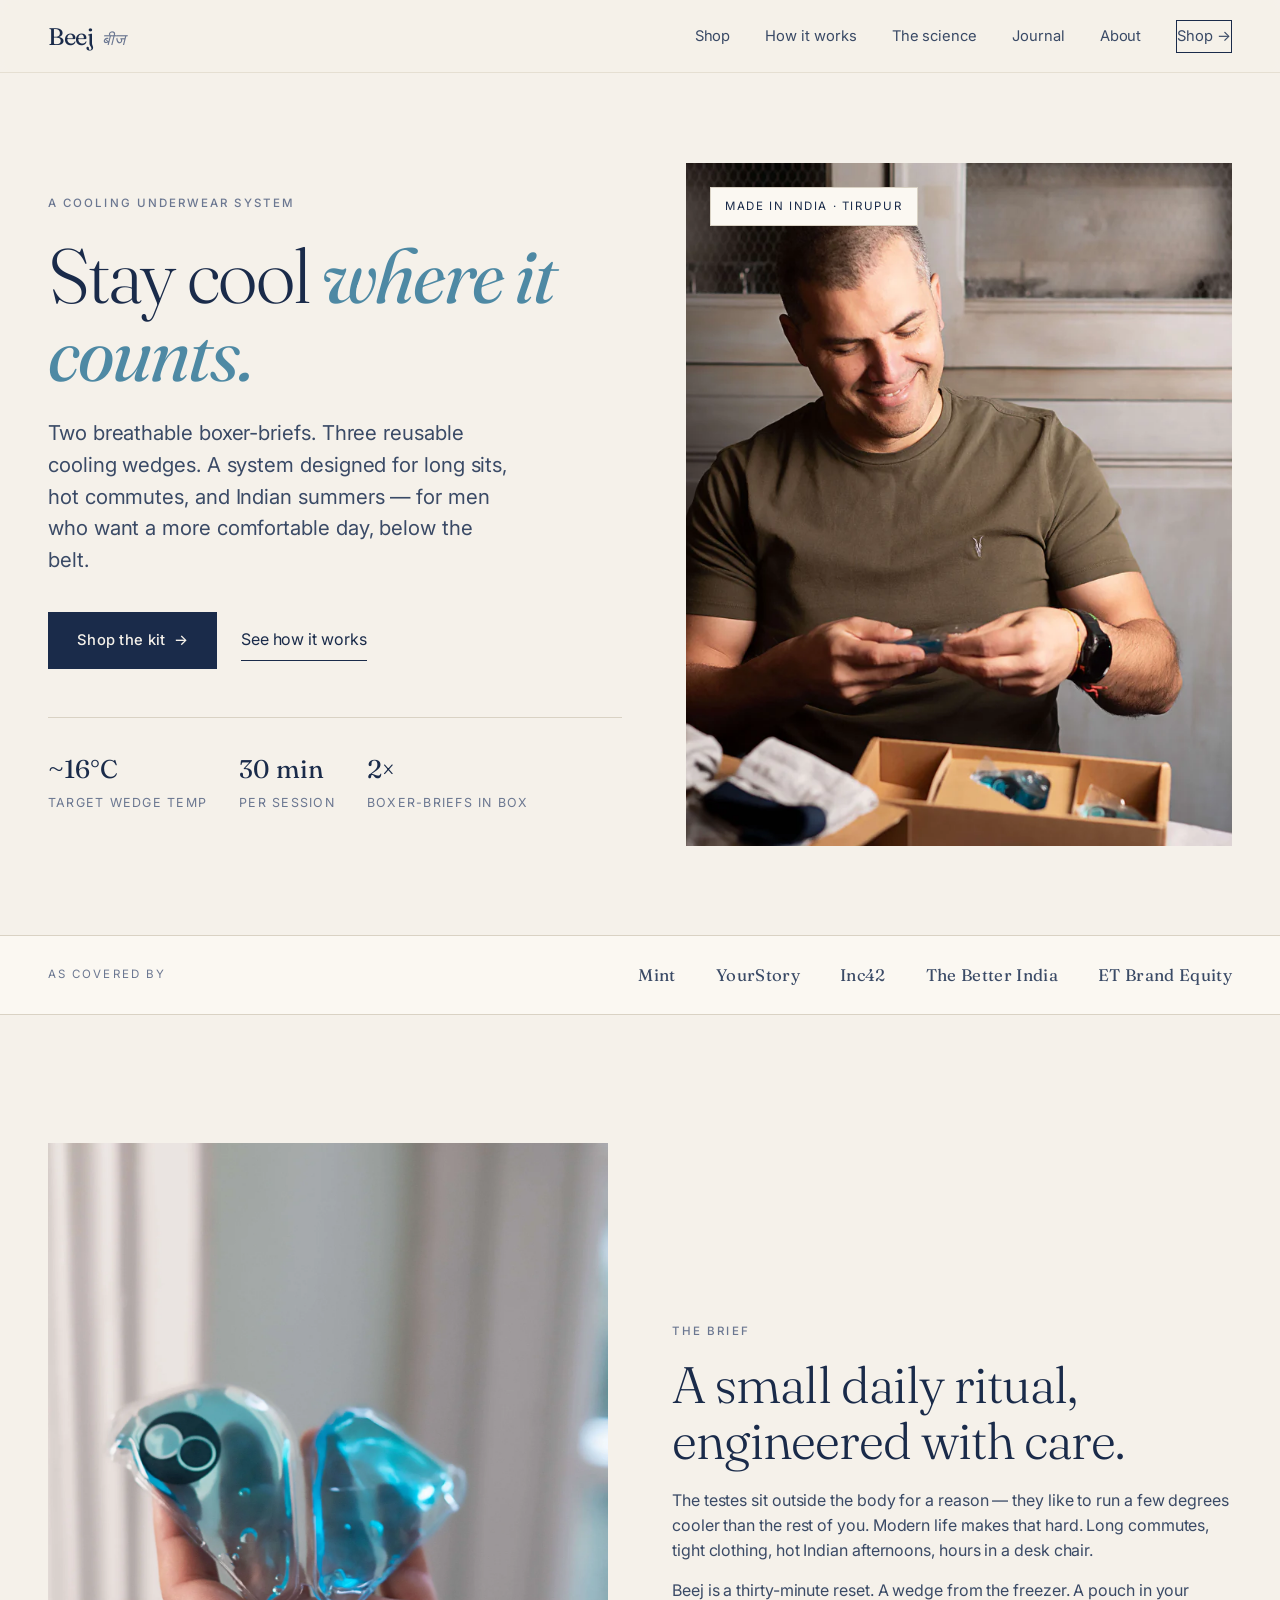
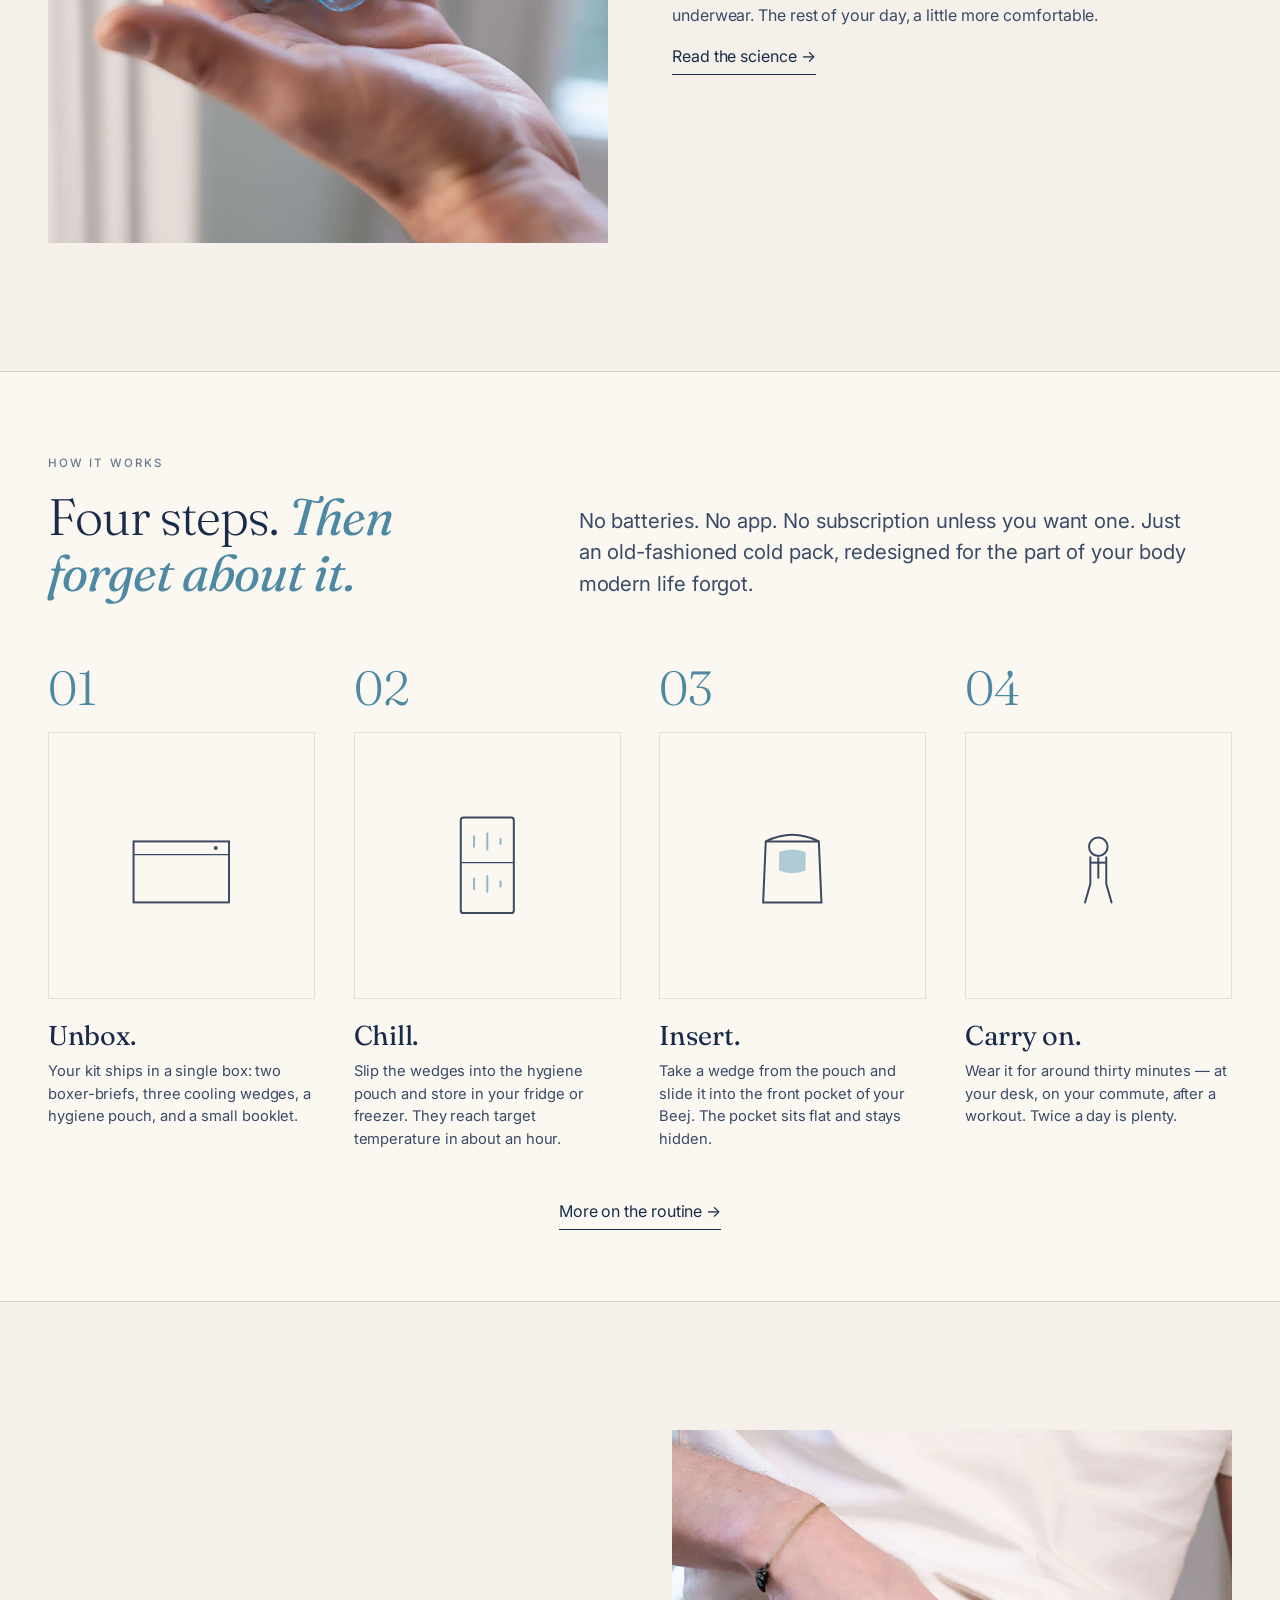
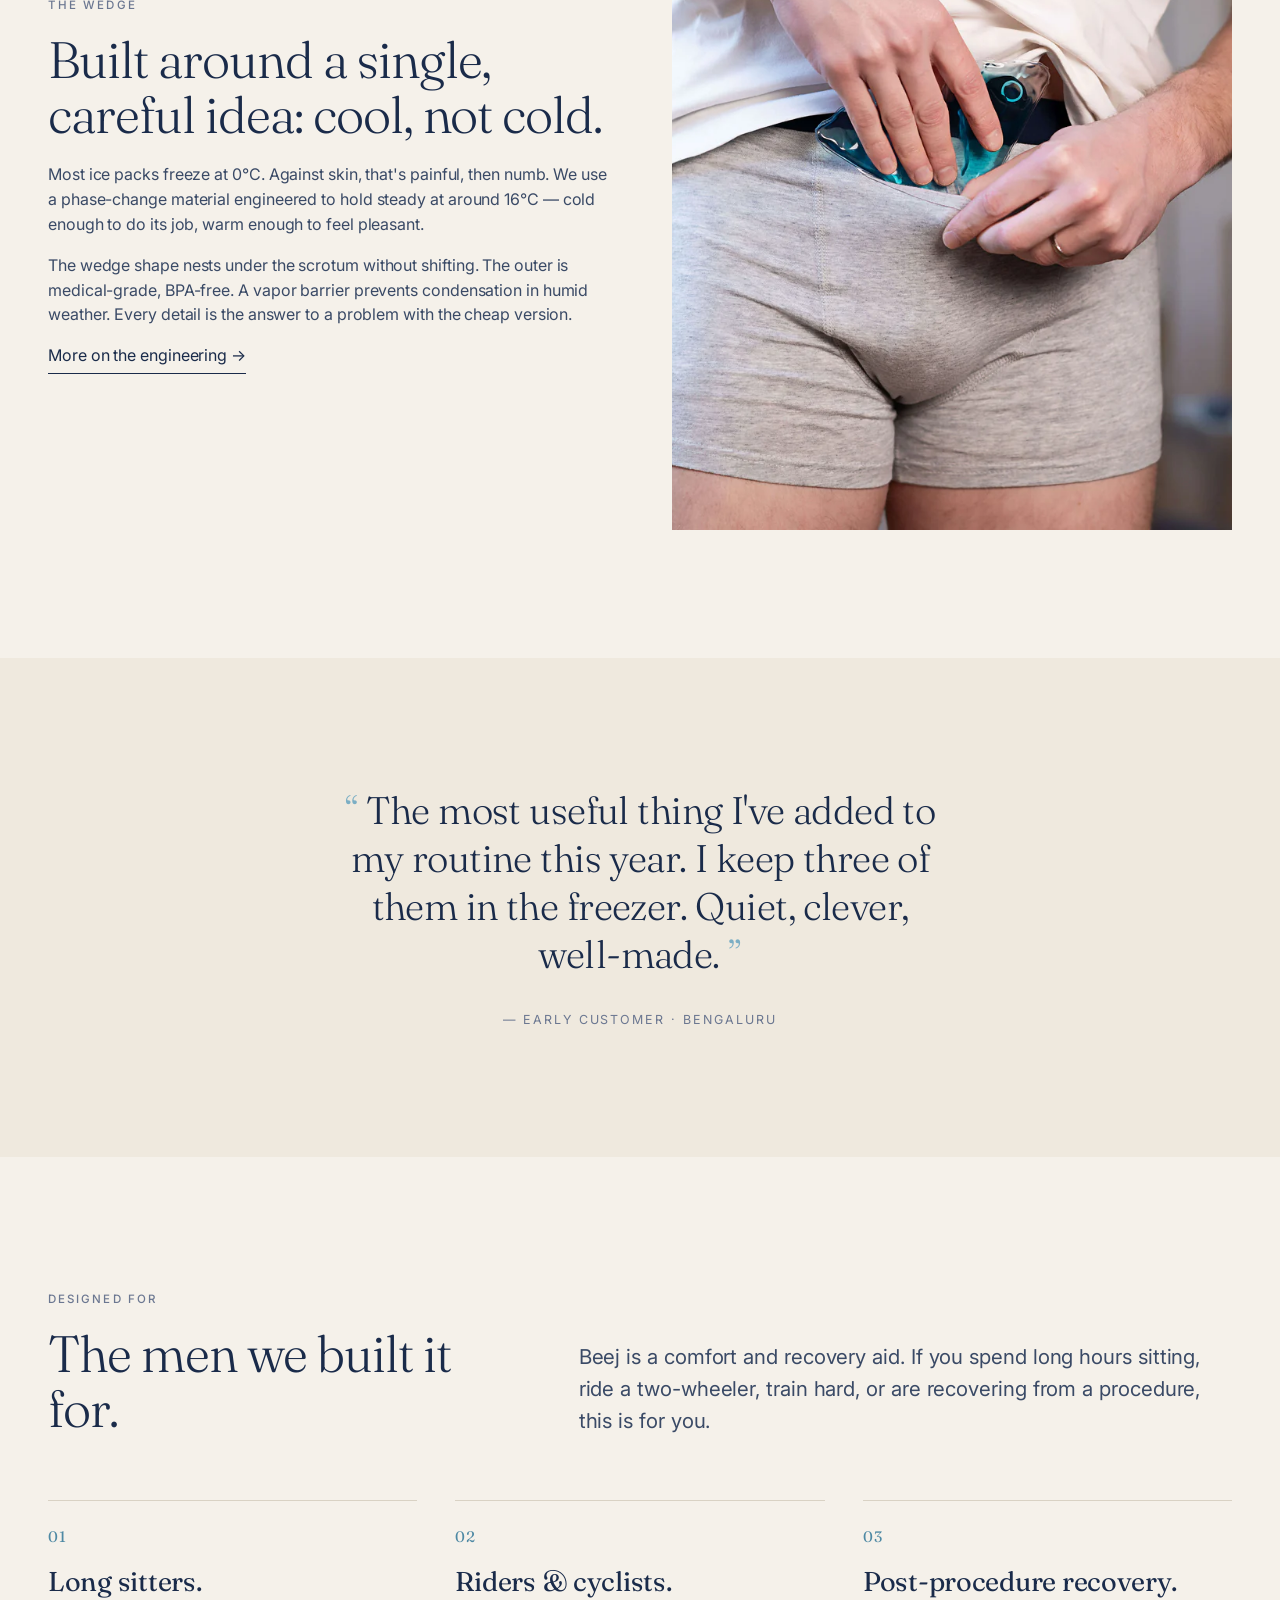
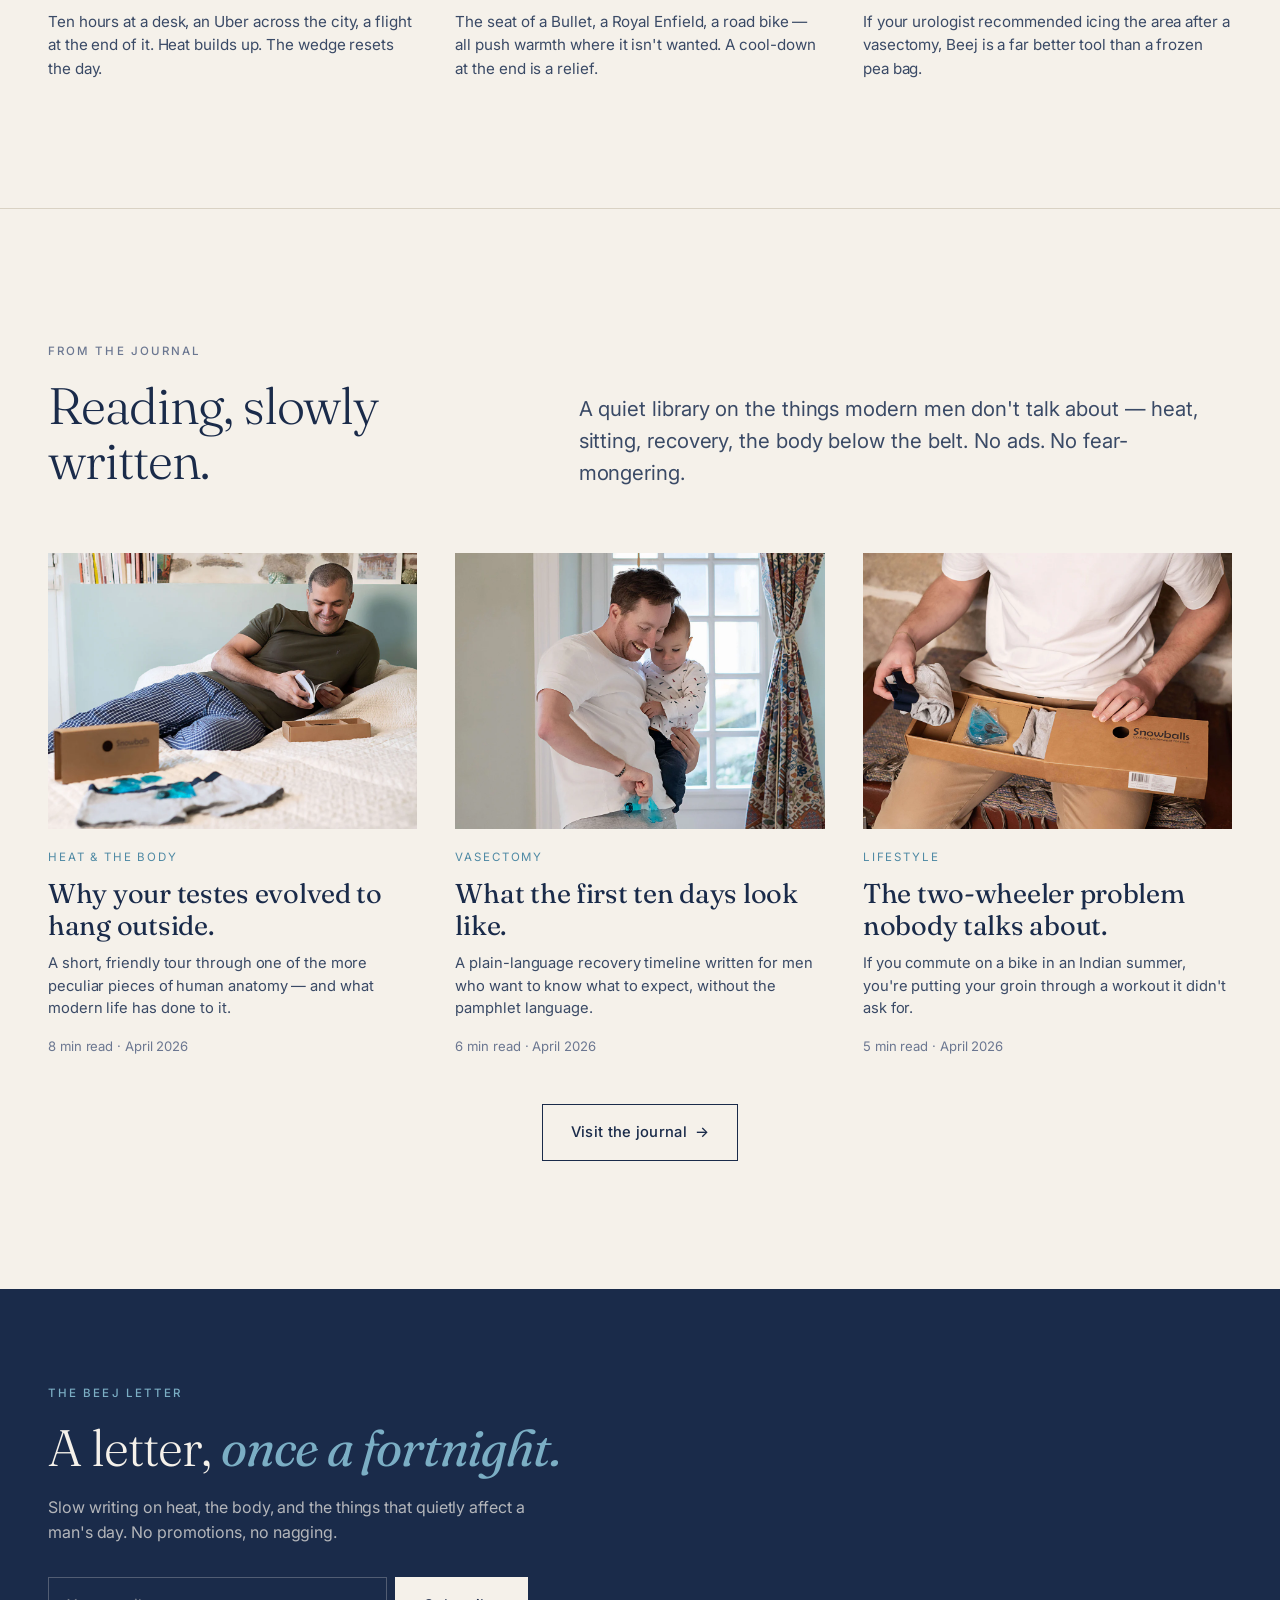
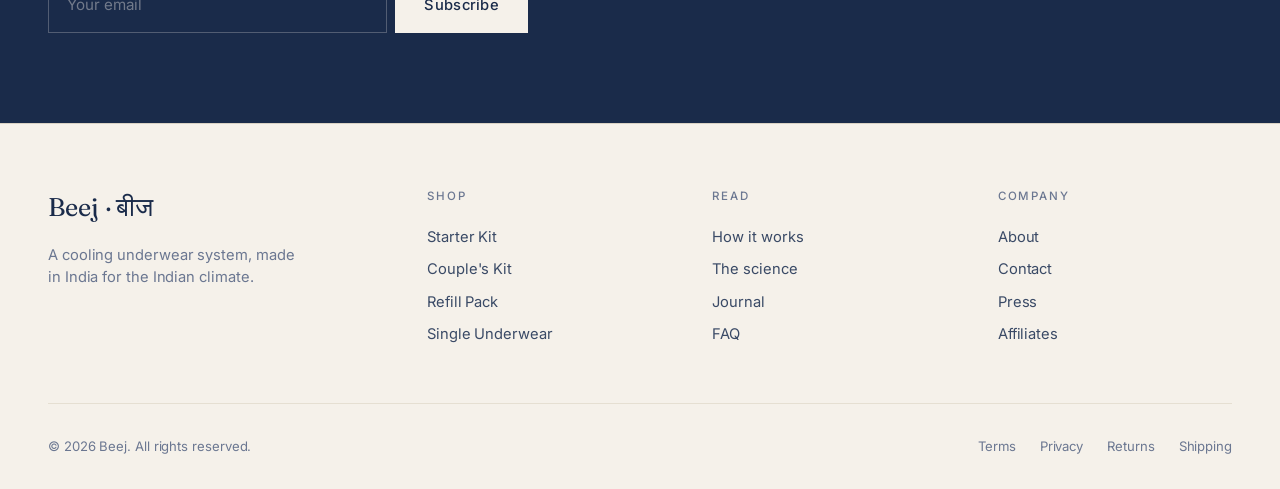
<file: index.html>
<!DOCTYPE html>
<html lang="en">
<head>
  <meta charset="UTF-8" />
  <meta name="viewport" content="width=device-width, initial-scale=1.0" />
  <title>Beej — Stay cool where it counts.</title>
  <meta name="description" content="A cooling underwear system designed for everyday comfort. Engineered in India, made for the Indian climate." />
  <link rel="stylesheet" href="styles.css" />
  <link rel="icon" href="data:image/svg+xml,%3Csvg xmlns='http://www.w3.org/2000/svg' viewBox='0 0 100 100'%3E%3Ccircle cx='50' cy='50' r='42' fill='%231A2B4A'/%3E%3C/svg%3E" />
</head>
<body>

  <!-- ============ HEADER ============ -->
  <header class="site-header">
    <div class="site-header__inner">
      <a href="index.html" class="brand">
        <span class="brand__mark">Beej</span>
        <span class="brand__deva">बीज</span>
      </a>
      <nav class="nav">
        <button class="menu-toggle">Menu</button>
        <div class="nav__links" style="display: flex; gap: 2.2rem;">
          <a href="shop.html">Shop</a>
          <a href="how-it-works.html">How it works</a>
          <a href="science.html">The science</a>
          <a href="blog.html">Journal</a>
          <a href="about.html">About</a>
        </div>
        <a href="shop.html" class="cart-link">Shop&nbsp;→</a>
      </nav>
    </div>
  </header>

  <!-- ============ HERO ============ -->
  <section class="hero">
    <div class="wrap">
      <div class="hero__grid">
        <div class="hero__copy reveal">
          <div class="hero__eyebrow eyebrow">A cooling underwear system</div>
          <h1 class="hero__title">
            Stay cool <em>where it counts.</em>
          </h1>
          <p class="hero__lede lede">
            Two breathable boxer-briefs. Three reusable cooling wedges. A system designed for long sits, hot commutes, and Indian summers — for men who want a more comfortable day, below the belt.
          </p>
          <div class="hero__cta">
            <a href="shop.html" class="btn">Shop the kit <span class="arrow">→</span></a>
            <a href="how-it-works.html" class="btn--text">See how it works</a>
          </div>
          <div class="hero__meta">
            <div class="hero__meta-item">
              <span class="num">~16°C</span>
              <span class="lbl">Target wedge temp</span>
            </div>
            <div class="hero__meta-item">
              <span class="num">30 min</span>
              <span class="lbl">Per session</span>
            </div>
            <div class="hero__meta-item">
              <span class="num">2×</span>
              <span class="lbl">Boxer-briefs in box</span>
            </div>
          </div>
        </div>
        <div class="hero__media reveal">
          <!-- [PLACEHOLDER IMAGE — replace with own brand photography] -->
          <img src="images/hero-product.webp" alt="Beej cooling underwear, worn." />
          <div class="hero__badge">Made in India · Tirupur</div>
        </div>
      </div>
    </div>
  </section>

  <!-- ============ PRESS ============ -->
  <section class="press">
    <div class="press__inner">
      <span class="press__label">As covered by</span>
      <div class="press__logos">
        <span>Mint</span>
        <span>YourStory</span>
        <span>Inc42</span>
        <span>The Better India</span>
        <span>ET Brand Equity</span>
      </div>
    </div>
  </section>

  <!-- ============ INTRO STORY ============ -->
  <section class="section">
    <div class="wrap">
      <div class="feature">
        <div class="feature__media reveal">
          <img src="images/wedge-detail.webp" alt="The Beej cooling wedge held in a hand." />
        </div>
        <div class="reveal">
          <span class="eyebrow">The brief</span>
          <h2 class="feature__title">A small daily ritual, engineered with care.</h2>
          <div class="feature__body">
            <p>The testes sit outside the body for a reason — they like to run a few degrees cooler than the rest of you. Modern life makes that hard. Long commutes, tight clothing, hot Indian afternoons, hours in a desk chair.</p>
            <p>Beej is a thirty-minute reset. A wedge from the freezer. A pouch in your underwear. The rest of your day, a little more comfortable.</p>
            <p class="mt-3"><a href="science.html" class="btn--text">Read the science →</a></p>
          </div>
        </div>
      </div>
    </div>
  </section>

  <!-- ============ FOUR-STEP HOW IT WORKS ============ -->
  <section class="section section--tight" style="background: var(--paper); border-top: 1px solid var(--line); border-bottom: 1px solid var(--line);">
    <div class="wrap">
      <div class="section-head reveal">
        <div>
          <span class="eyebrow">How it works</span>
          <h2 class="section-head__title mt-2">Four steps. <em>Then forget about it.</em></h2>
        </div>
        <p class="section-head__lede lede">No batteries. No app. No subscription unless you want one. Just an old-fashioned cold pack, redesigned for the part of your body modern life forgot.</p>
      </div>

      <div class="steps">
        <div class="step reveal">
          <span class="step__num">01</span>
          <div class="step__media">
            <svg viewBox="0 0 100 100" fill="none" xmlns="http://www.w3.org/2000/svg">
              <rect x="14" y="32" width="72" height="46" stroke="#1A2B4A" stroke-width="1.5" fill="#FBF8F2"/>
              <line x1="14" y1="42" x2="86" y2="42" stroke="#1A2B4A" stroke-width="1"/>
              <circle cx="76" cy="37" r="1.5" fill="#1A2B4A"/>
            </svg>
          </div>
          <h3>Unbox.</h3>
          <p>Your kit ships in a single box: two boxer-briefs, three cooling wedges, a hygiene pouch, and a small booklet.</p>
        </div>
        <div class="step reveal">
          <span class="step__num">02</span>
          <div class="step__media">
            <svg viewBox="0 0 100 100" fill="none" xmlns="http://www.w3.org/2000/svg">
              <rect x="30" y="14" width="40" height="72" rx="2" stroke="#1A2B4A" stroke-width="1.5" fill="#FBF8F2"/>
              <line x1="30" y1="48" x2="70" y2="48" stroke="#1A2B4A" stroke-width="1"/>
              <path d="M40 28 L40 36 M50 26 L50 38 M60 30 L60 34" stroke="#7BAEC4" stroke-width="1.5" stroke-linecap="round"/>
              <path d="M40 60 L40 68 M50 58 L50 70 M60 62 L60 66" stroke="#7BAEC4" stroke-width="1.5" stroke-linecap="round"/>
            </svg>
          </div>
          <h3>Chill.</h3>
          <p>Slip the wedges into the hygiene pouch and store in your fridge or freezer. They reach target temperature in about an hour.</p>
        </div>
        <div class="step reveal">
          <span class="step__num">03</span>
          <div class="step__media">
            <svg viewBox="0 0 100 100" fill="none" xmlns="http://www.w3.org/2000/svg">
              <path d="M30 32 Q50 22 70 32 L72 78 L28 78 Z" stroke="#1A2B4A" stroke-width="1.5" fill="#FBF8F2"/>
              <path d="M40 40 Q50 36 60 40 L60 54 Q50 58 40 54 Z" fill="#7BAEC4" opacity="0.7"/>
              <line x1="30" y1="32" x2="70" y2="32" stroke="#1A2B4A" stroke-width="1.5"/>
            </svg>
          </div>
          <h3>Insert.</h3>
          <p>Take a wedge from the pouch and slide it into the front pocket of your Beej. The pocket sits flat and stays hidden.</p>
        </div>
        <div class="step reveal">
          <span class="step__num">04</span>
          <div class="step__media">
            <svg viewBox="0 0 100 100" fill="none" xmlns="http://www.w3.org/2000/svg">
              <circle cx="50" cy="36" r="7" stroke="#1A2B4A" stroke-width="1.5" fill="none"/>
              <path d="M44 44 L44 64 L40 78 M56 44 L56 64 L60 78" stroke="#1A2B4A" stroke-width="1.5" fill="none" stroke-linecap="round"/>
              <path d="M50 44 L50 60" stroke="#1A2B4A" stroke-width="1.5"/>
              <path d="M44 48 L56 48" stroke="#1A2B4A" stroke-width="1.5"/>
            </svg>
          </div>
          <h3>Carry on.</h3>
          <p>Wear it for around thirty minutes — at your desk, on your commute, after a workout. Twice a day is plenty.</p>
        </div>
      </div>

      <div class="center mt-6 reveal">
        <a href="how-it-works.html" class="btn--text">More on the routine →</a>
      </div>
    </div>
  </section>

  <!-- ============ FEATURE: THE WEDGE ============ -->
  <section class="section">
    <div class="wrap">
      <div class="feature feature--reverse">
        <div class="feature__media reveal">
          <img src="images/insert-action.webp" alt="A Beej wedge being slid into the front pocket." />
        </div>
        <div class="reveal">
          <span class="eyebrow">The wedge</span>
          <h2 class="feature__title">Built around a single, careful idea: cool, not cold.</h2>
          <div class="feature__body">
            <p>Most ice packs freeze at 0°C. Against skin, that's painful, then numb. We use a phase-change material engineered to hold steady at around 16°C — cold enough to do its job, warm enough to feel pleasant.</p>
            <p>The wedge shape nests under the scrotum without shifting. The outer is medical-grade, BPA-free. A vapor barrier prevents condensation in humid weather. Every detail is the answer to a problem with the cheap version.</p>
            <p class="mt-3"><a href="science.html" class="btn--text">More on the engineering →</a></p>
          </div>
        </div>
      </div>
    </div>
  </section>

  <!-- ============ QUOTE ============ -->
  <section class="section" style="background: var(--bone-warm);">
    <div class="wrap">
      <div class="quote reveal">
        <blockquote class="serif">
          The most useful thing I've added to my routine this year. I keep three of them in the freezer. Quiet, clever, well-made.
        </blockquote>
        <cite>— Early customer · Bengaluru</cite>
      </div>
    </div>
  </section>

  <!-- ============ THREE COL ============ -->
  <section class="section">
    <div class="wrap">
      <div class="section-head reveal">
        <div>
          <span class="eyebrow">Designed for</span>
          <h2 class="section-head__title mt-2">The men we built it for.</h2>
        </div>
        <p class="section-head__lede lede">Beej is a comfort and recovery aid. If you spend long hours sitting, ride a two-wheeler, train hard, or are recovering from a procedure, this is for you.</p>
      </div>

      <div class="three-col">
        <div class="three-col__item reveal">
          <span class="num">01</span>
          <h3>Long sitters.</h3>
          <p>Ten hours at a desk, an Uber across the city, a flight at the end of it. Heat builds up. The wedge resets the day.</p>
        </div>
        <div class="three-col__item reveal">
          <span class="num">02</span>
          <h3>Riders &amp; cyclists.</h3>
          <p>The seat of a Bullet, a Royal Enfield, a road bike — all push warmth where it isn't wanted. A cool-down at the end is a relief.</p>
        </div>
        <div class="three-col__item reveal">
          <span class="num">03</span>
          <h3>Post-procedure recovery.</h3>
          <p>If your urologist recommended icing the area after a vasectomy, Beej is a far better tool than a frozen pea bag.</p>
        </div>
      </div>
    </div>
  </section>

  <!-- ============ JOURNAL TEASE ============ -->
  <section class="section divider">
    <div class="wrap">
      <div class="section-head reveal">
        <div>
          <span class="eyebrow">From the journal</span>
          <h2 class="section-head__title mt-2">Reading, slowly written.</h2>
        </div>
        <p class="section-head__lede lede">A quiet library on the things modern men don't talk about — heat, sitting, recovery, the body below the belt. No ads. No fear-mongering.</p>
      </div>

      <div class="blog-grid">
        <a href="blog-post.html" class="post-card reveal">
          <div class="post-card__media">
            <img src="images/lifestyle-bedroom.webp" alt="" />
          </div>
          <div class="post-card__category">Heat &amp; the body</div>
          <h3>Why your testes evolved to hang outside.</h3>
          <p>A short, friendly tour through one of the more peculiar pieces of human anatomy — and what modern life has done to it.</p>
          <div class="post-card__meta">8 min read · April 2026</div>
        </a>
        <a href="blog-post.html" class="post-card reveal">
          <div class="post-card__media">
            <img src="images/father-child.webp" alt="" />
          </div>
          <div class="post-card__category">Vasectomy</div>
          <h3>What the first ten days look like.</h3>
          <p>A plain-language recovery timeline written for men who want to know what to expect, without the pamphlet language.</p>
          <div class="post-card__meta">6 min read · April 2026</div>
        </a>
        <a href="blog-post.html" class="post-card reveal">
          <div class="post-card__media">
            <img src="images/lifestyle-1.webp" alt="" />
          </div>
          <div class="post-card__category">Lifestyle</div>
          <h3>The two-wheeler problem nobody talks about.</h3>
          <p>If you commute on a bike in an Indian summer, you're putting your groin through a workout it didn't ask for.</p>
          <div class="post-card__meta">5 min read · April 2026</div>
        </a>
      </div>

      <div class="center mt-6 reveal">
        <a href="blog.html" class="btn btn--ghost">Visit the journal <span class="arrow">→</span></a>
      </div>
    </div>
  </section>

  <!-- ============ NEWSLETTER ============ -->
  <section class="newsletter">
    <div class="wrap">
      <div class="reveal">
        <span class="eyebrow" style="color: var(--accent);">The Beej Letter</span>
        <h2 class="mt-2">A letter, <em>once a fortnight.</em></h2>
        <p>Slow writing on heat, the body, and the things that quietly affect a man's day. No promotions, no nagging.</p>
        <form class="newsletter__form" onsubmit="return false;">
          <input type="email" placeholder="Your email" required />
          <button type="submit" class="btn">Subscribe</button>
        </form>
      </div>
    </div>
  </section>

  <!-- ============ FOOTER ============ -->
  <footer class="site-footer">
    <div class="wrap">
      <div class="site-footer__grid">
        <div>
          <div class="site-footer__brand">Beej · बीज</div>
          <p class="site-footer__tagline">A cooling underwear system, made in India for the Indian climate.</p>
        </div>
        <div>
          <h4>Shop</h4>
          <ul>
            <li><a href="shop.html">Starter Kit</a></li>
            <li><a href="shop.html">Couple's Kit</a></li>
            <li><a href="shop.html">Refill Pack</a></li>
            <li><a href="shop.html">Single Underwear</a></li>
          </ul>
        </div>
        <div>
          <h4>Read</h4>
          <ul>
            <li><a href="how-it-works.html">How it works</a></li>
            <li><a href="science.html">The science</a></li>
            <li><a href="blog.html">Journal</a></li>
            <li><a href="faq.html">FAQ</a></li>
          </ul>
        </div>
        <div>
          <h4>Company</h4>
          <ul>
            <li><a href="about.html">About</a></li>
            <li><a href="mailto:hello@beej.in">Contact</a></li>
            <li><a href="#">Press</a></li>
            <li><a href="#">Affiliates</a></li>
          </ul>
        </div>
      </div>
      <div class="site-footer__base">
        <span>© 2026 Beej. All rights reserved.</span>
        <div class="site-footer__legal">
          <a href="#">Terms</a>
          <a href="#">Privacy</a>
          <a href="#">Returns</a>
          <a href="#">Shipping</a>
        </div>
      </div>
    </div>
  </footer>

  <script src="script.js"></script>
</body>
</html>
</file>
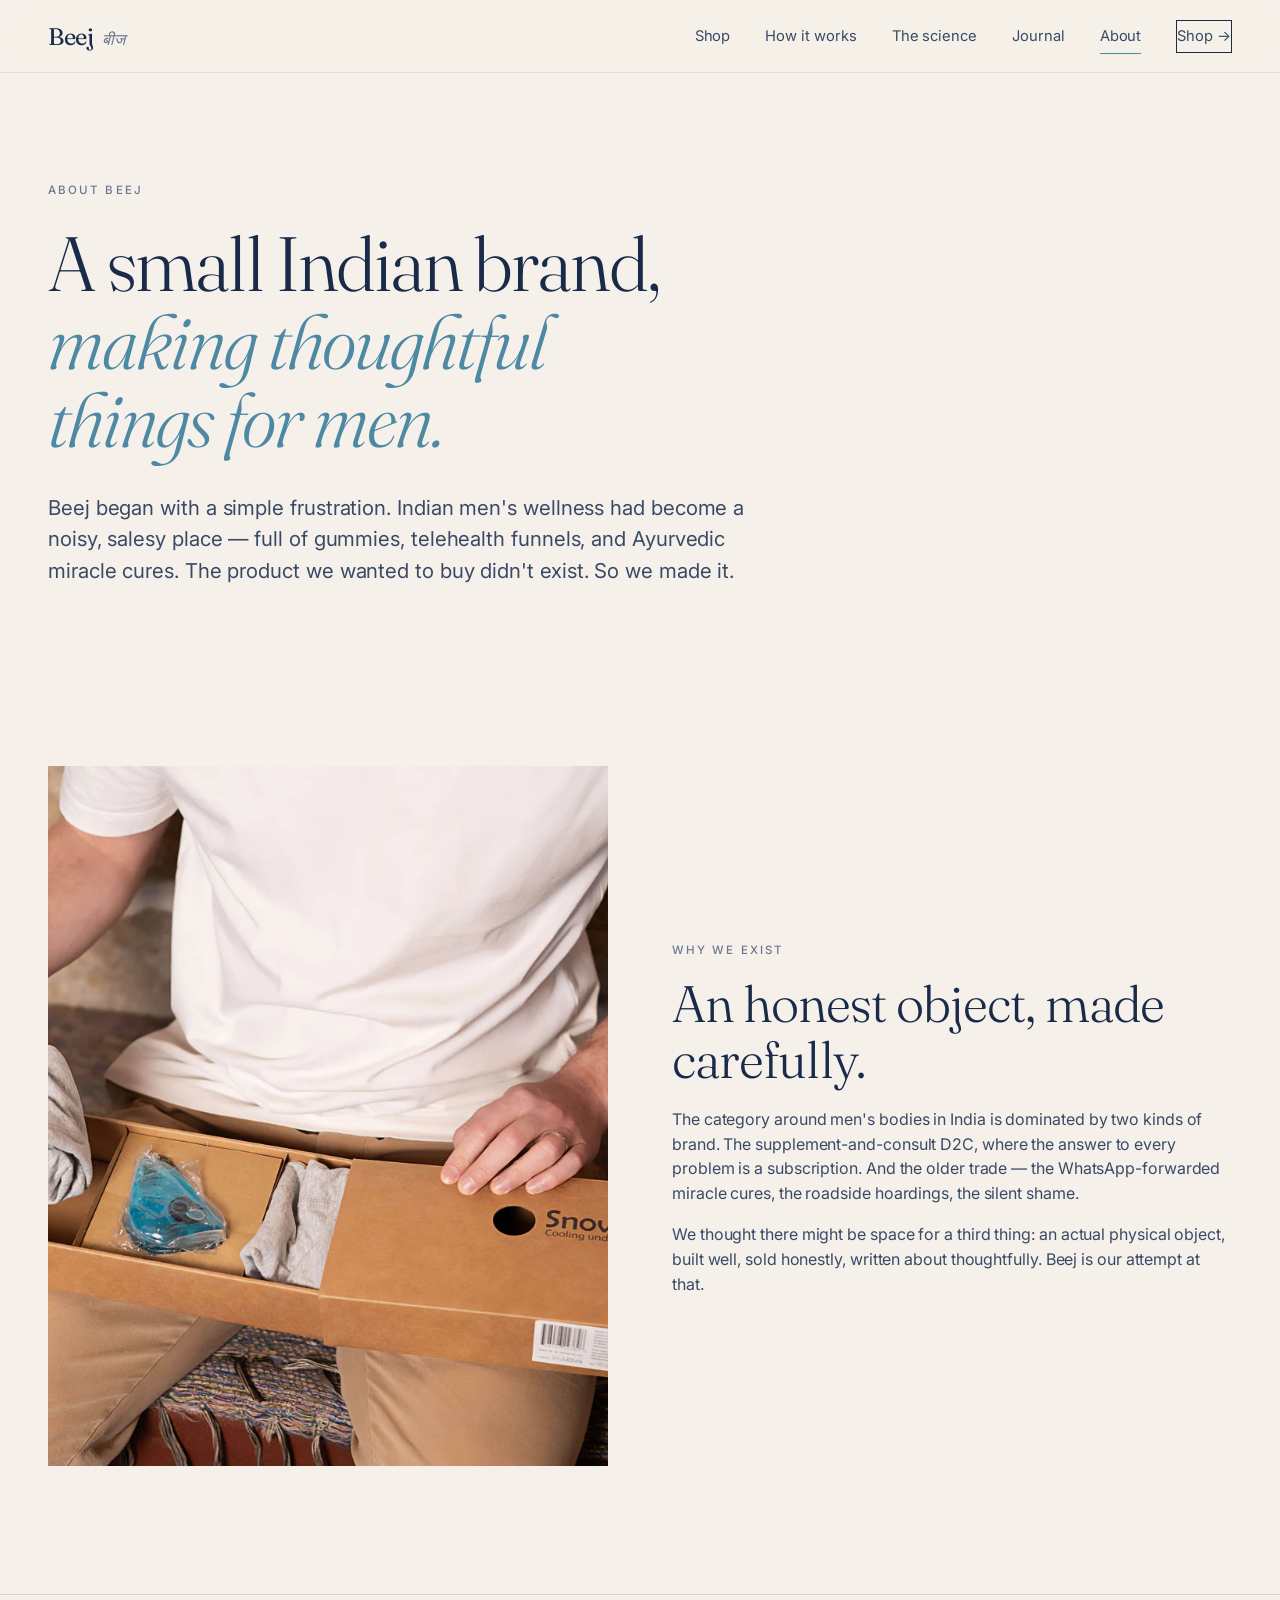
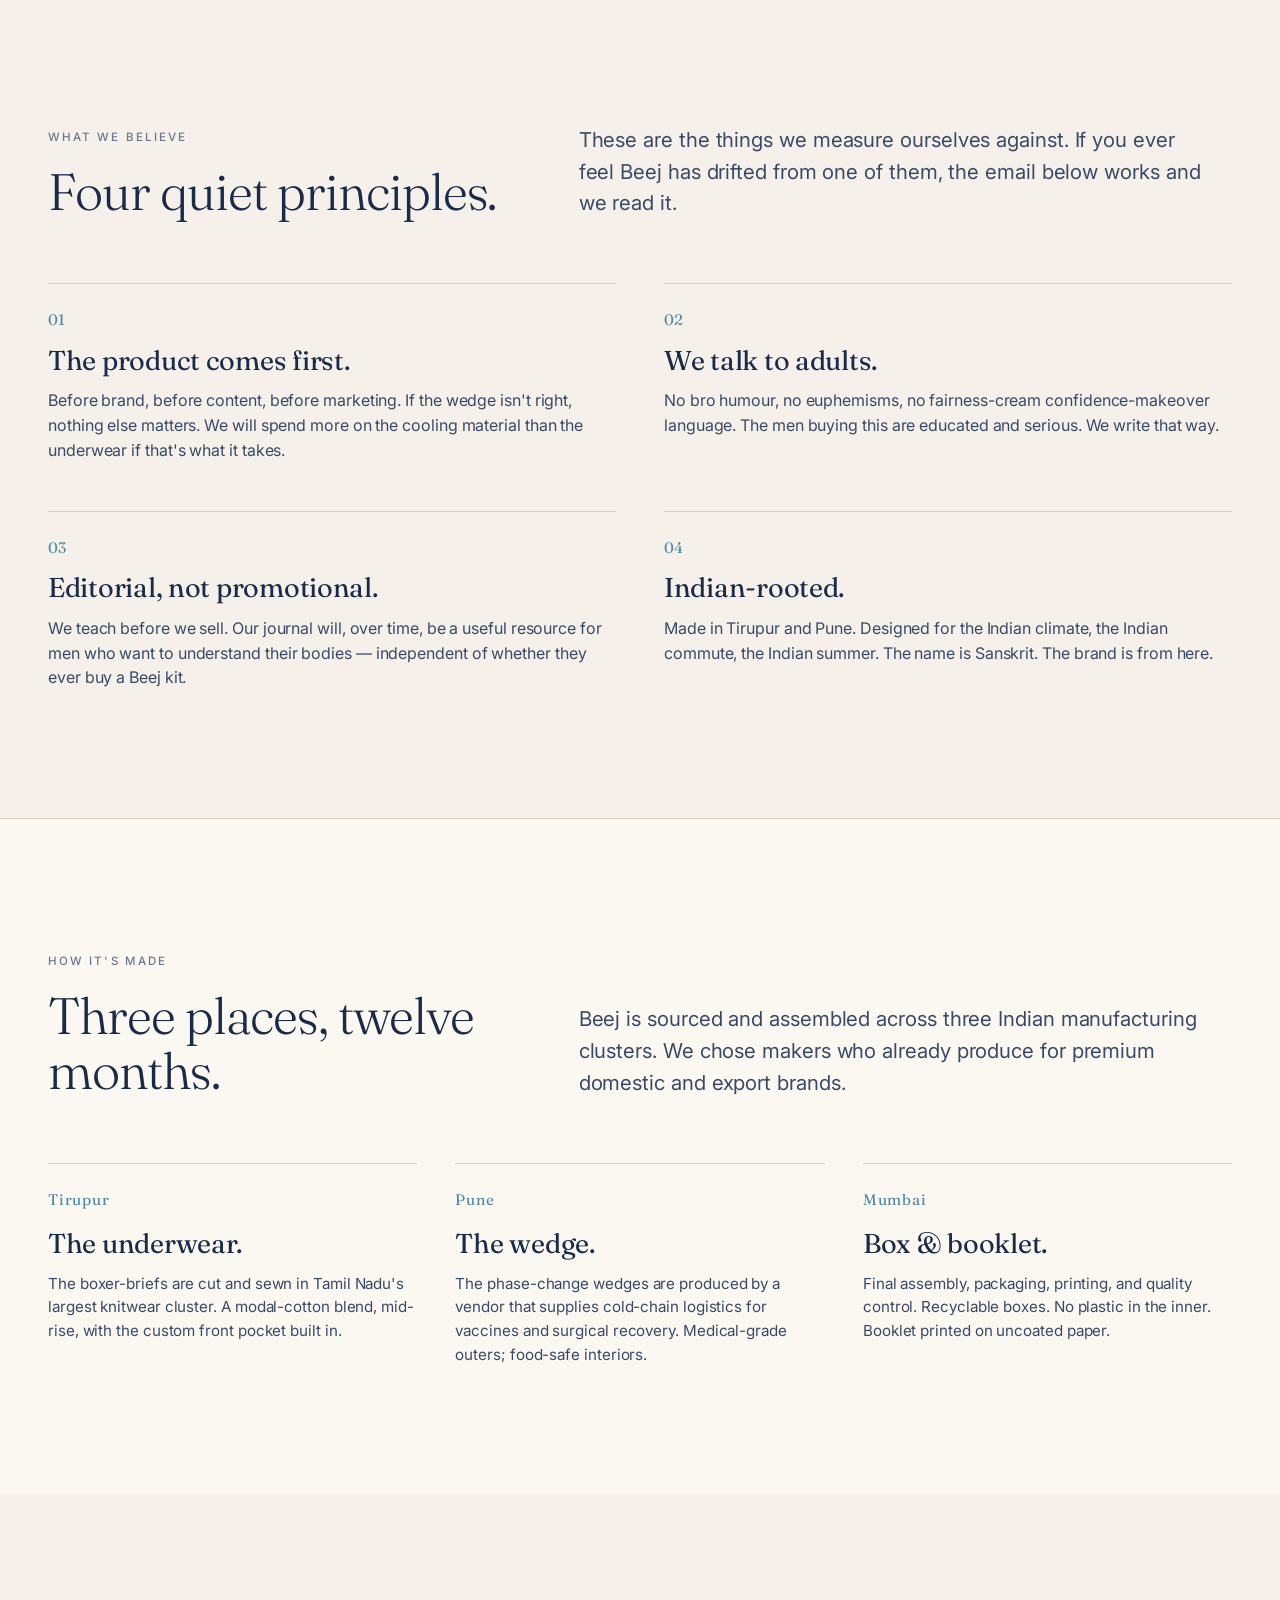
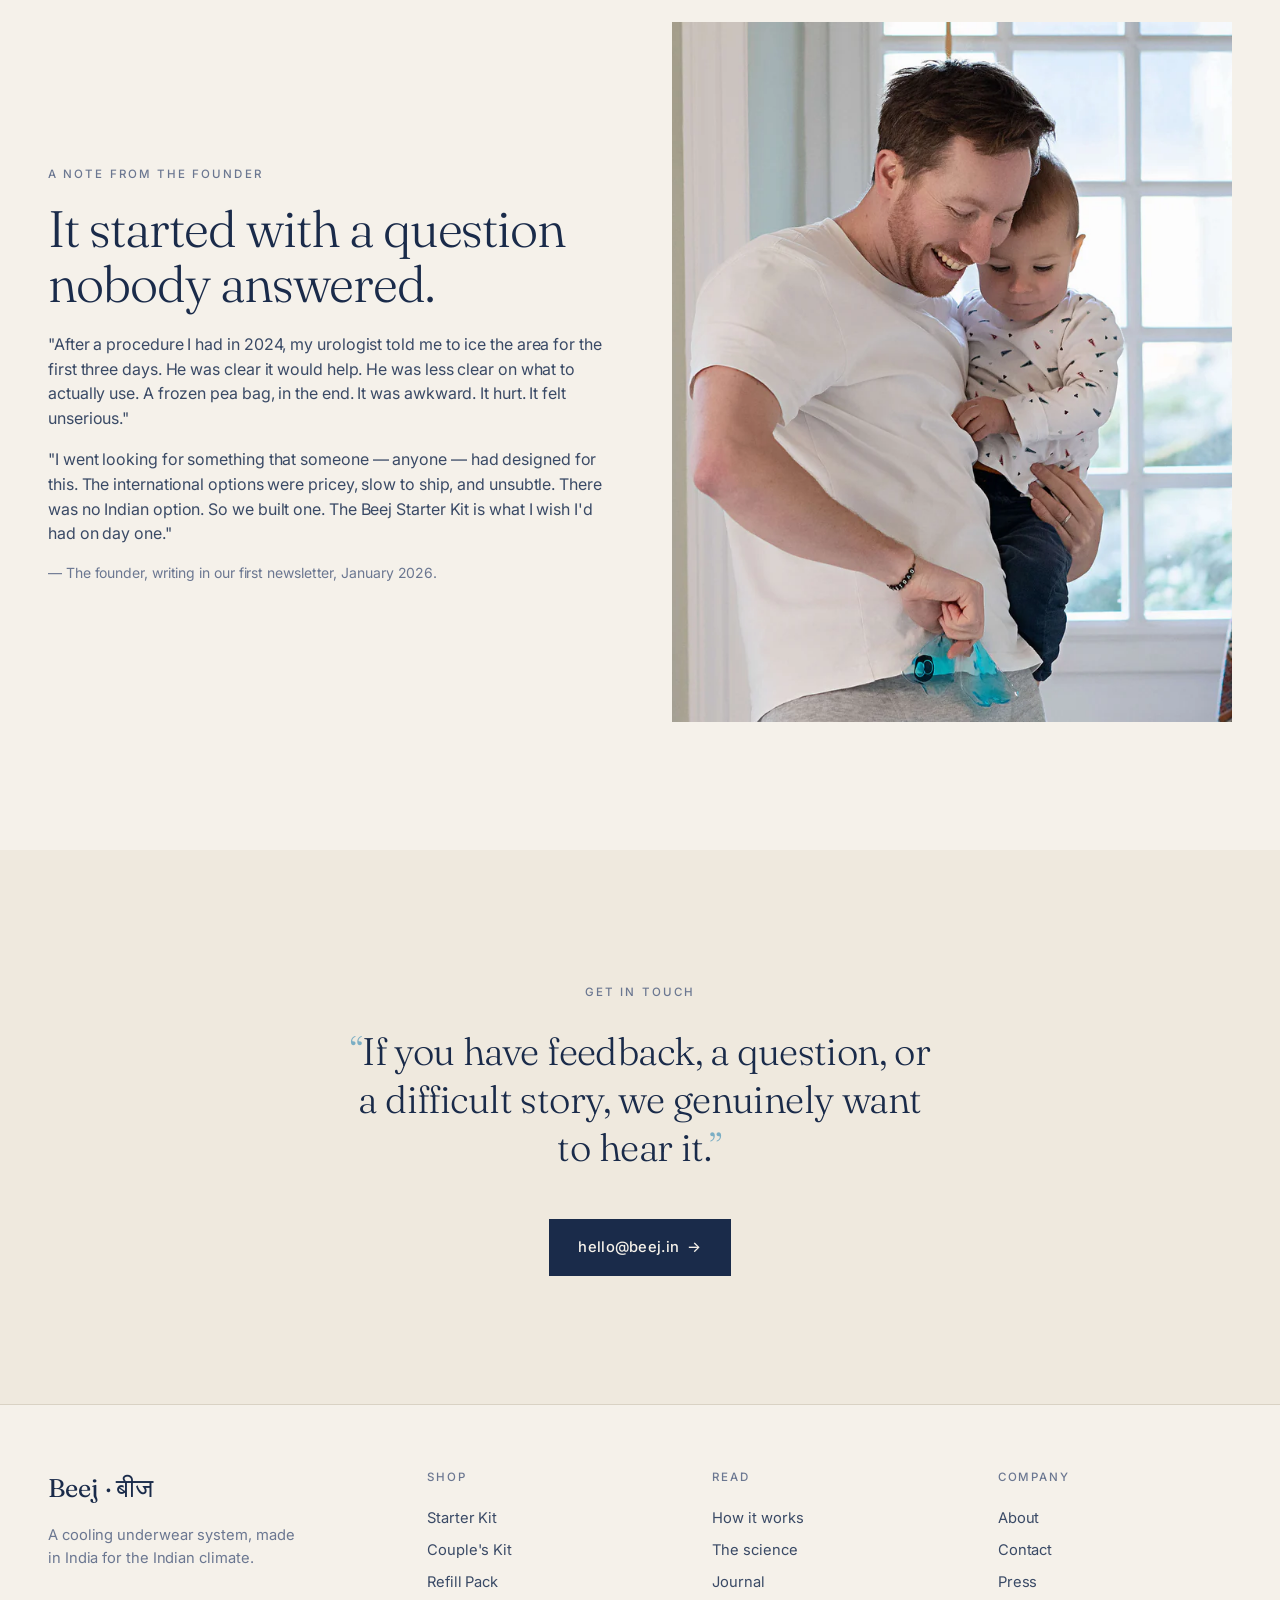
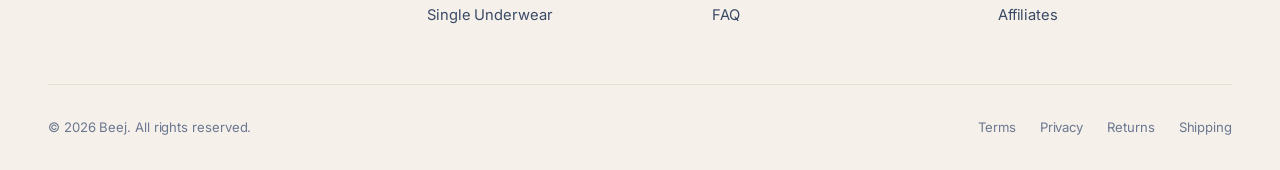
<file: about.html>
<!DOCTYPE html>
<html lang="en">
<head>
  <meta charset="UTF-8" />
  <meta name="viewport" content="width=device-width, initial-scale=1.0" />
  <title>About · Beej</title>
  <meta name="description" content="A small Indian brand making thoughtful, well-engineered things for men." />
  <link rel="stylesheet" href="styles.css" />
</head>
<body>

  <header class="site-header">
    <div class="site-header__inner">
      <a href="index.html" class="brand">
        <span class="brand__mark">Beej</span>
        <span class="brand__deva">बीज</span>
      </a>
      <nav class="nav">
        <button class="menu-toggle">Menu</button>
        <div class="nav__links" style="display: flex; gap: 2.2rem;">
          <a href="shop.html">Shop</a>
          <a href="how-it-works.html">How it works</a>
          <a href="science.html">The science</a>
          <a href="blog.html">Journal</a>
          <a href="about.html">About</a>
        </div>
        <a href="shop.html" class="cart-link">Shop&nbsp;→</a>
      </nav>
    </div>
  </header>

  <section class="about-hero">
    <div class="wrap">
      <span class="eyebrow reveal">About Beej</span>
      <h1 class="reveal mt-3">A small Indian brand, <em class="italic" style="color: var(--accent-deep);">making thoughtful things for men.</em></h1>
      <p class="lede reveal">Beej began with a simple frustration. Indian men's wellness had become a noisy, salesy place — full of gummies, telehealth funnels, and Ayurvedic miracle cures. The product we wanted to buy didn't exist. So we made it.</p>
    </div>
  </section>

  <section class="section">
    <div class="wrap">
      <div class="feature">
        <div class="feature__media reveal">
          <img src="images/lifestyle-1.webp" alt="" />
        </div>
        <div class="reveal">
          <span class="eyebrow">Why we exist</span>
          <h2 class="feature__title">An honest object, made carefully.</h2>
          <div class="feature__body">
            <p>The category around men's bodies in India is dominated by two kinds of brand. The supplement-and-consult D2C, where the answer to every problem is a subscription. And the older trade — the WhatsApp-forwarded miracle cures, the roadside hoardings, the silent shame.</p>
            <p>We thought there might be space for a third thing: an actual physical object, built well, sold honestly, written about thoughtfully. Beej is our attempt at that.</p>
          </div>
        </div>
      </div>
    </div>
  </section>

  <!-- Principles -->
  <section class="section divider">
    <div class="wrap">
      <div class="section-head reveal">
        <div>
          <span class="eyebrow">What we believe</span>
          <h2 class="section-head__title mt-2">Four quiet principles.</h2>
        </div>
        <p class="section-head__lede lede">These are the things we measure ourselves against. If you ever feel Beej has drifted from one of them, the email below works and we read it.</p>
      </div>

      <div class="principles">
        <div class="principle reveal">
          <span class="num">01</span>
          <h3>The product comes first.</h3>
          <p>Before brand, before content, before marketing. If the wedge isn't right, nothing else matters. We will spend more on the cooling material than the underwear if that's what it takes.</p>
        </div>
        <div class="principle reveal">
          <span class="num">02</span>
          <h3>We talk to adults.</h3>
          <p>No bro humour, no euphemisms, no fairness-cream confidence-makeover language. The men buying this are educated and serious. We write that way.</p>
        </div>
        <div class="principle reveal">
          <span class="num">03</span>
          <h3>Editorial, not promotional.</h3>
          <p>We teach before we sell. Our journal will, over time, be a useful resource for men who want to understand their bodies — independent of whether they ever buy a Beej kit.</p>
        </div>
        <div class="principle reveal">
          <span class="num">04</span>
          <h3>Indian-rooted.</h3>
          <p>Made in Tirupur and Pune. Designed for the Indian climate, the Indian commute, the Indian summer. The name is Sanskrit. The brand is from here.</p>
        </div>
      </div>
    </div>
  </section>

  <!-- Process -->
  <section class="section" style="background: var(--paper); border-top: 1px solid var(--line);">
    <div class="wrap">
      <div class="section-head reveal">
        <div>
          <span class="eyebrow">How it's made</span>
          <h2 class="section-head__title mt-2">Three places, twelve months.</h2>
        </div>
        <p class="section-head__lede lede">Beej is sourced and assembled across three Indian manufacturing clusters. We chose makers who already produce for premium domestic and export brands.</p>
      </div>

      <div class="three-col">
        <div class="three-col__item reveal">
          <span class="num">Tirupur</span>
          <h3>The underwear.</h3>
          <p>The boxer-briefs are cut and sewn in Tamil Nadu's largest knitwear cluster. A modal-cotton blend, mid-rise, with the custom front pocket built in.</p>
        </div>
        <div class="three-col__item reveal">
          <span class="num">Pune</span>
          <h3>The wedge.</h3>
          <p>The phase-change wedges are produced by a vendor that supplies cold-chain logistics for vaccines and surgical recovery. Medical-grade outers; food-safe interiors.</p>
        </div>
        <div class="three-col__item reveal">
          <span class="num">Mumbai</span>
          <h3>Box &amp; booklet.</h3>
          <p>Final assembly, packaging, printing, and quality control. Recyclable boxes. No plastic in the inner. Booklet printed on uncoated paper.</p>
        </div>
      </div>
    </div>
  </section>

  <!-- Founder -->
  <section class="section">
    <div class="wrap">
      <div class="feature feature--reverse">
        <div class="feature__media reveal">
          <img src="images/father-child.webp" alt="" />
        </div>
        <div class="reveal">
          <span class="eyebrow">A note from the founder</span>
          <h2 class="feature__title">It started with a question nobody answered.</h2>
          <div class="feature__body">
            <p>"After a procedure I had in 2024, my urologist told me to ice the area for the first three days. He was clear it would help. He was less clear on what to actually use. A frozen pea bag, in the end. It was awkward. It hurt. It felt unserious."</p>
            <p>"I went looking for something that someone — anyone — had designed for this. The international options were pricey, slow to ship, and unsubtle. There was no Indian option. So we built one. The Beej Starter Kit is what I wish I'd had on day one."</p>
            <p class="mt-3 small">— The founder, writing in our first newsletter, January 2026.</p>
          </div>
        </div>
      </div>
    </div>
  </section>

  <!-- Contact -->
  <section class="section" style="background: var(--bone-warm);">
    <div class="wrap">
      <div class="quote reveal">
        <span class="eyebrow">Get in touch</span>
        <blockquote class="serif mt-3">If you have feedback, a question, or a difficult story, we genuinely want to hear it.</blockquote>
        <div class="mt-6">
          <a href="mailto:hello@beej.in" class="btn">hello@beej.in <span class="arrow">→</span></a>
        </div>
      </div>
    </div>
  </section>

  <footer class="site-footer">
    <div class="wrap">
      <div class="site-footer__grid">
        <div>
          <div class="site-footer__brand">Beej · बीज</div>
          <p class="site-footer__tagline">A cooling underwear system, made in India for the Indian climate.</p>
        </div>
        <div>
          <h4>Shop</h4>
          <ul>
            <li><a href="shop.html">Starter Kit</a></li>
            <li><a href="shop.html">Couple's Kit</a></li>
            <li><a href="shop.html">Refill Pack</a></li>
            <li><a href="shop.html">Single Underwear</a></li>
          </ul>
        </div>
        <div>
          <h4>Read</h4>
          <ul>
            <li><a href="how-it-works.html">How it works</a></li>
            <li><a href="science.html">The science</a></li>
            <li><a href="blog.html">Journal</a></li>
            <li><a href="faq.html">FAQ</a></li>
          </ul>
        </div>
        <div>
          <h4>Company</h4>
          <ul>
            <li><a href="about.html">About</a></li>
            <li><a href="mailto:hello@beej.in">Contact</a></li>
            <li><a href="#">Press</a></li>
            <li><a href="#">Affiliates</a></li>
          </ul>
        </div>
      </div>
      <div class="site-footer__base">
        <span>© 2026 Beej. All rights reserved.</span>
        <div class="site-footer__legal">
          <a href="#">Terms</a>
          <a href="#">Privacy</a>
          <a href="#">Returns</a>
          <a href="#">Shipping</a>
        </div>
      </div>
    </div>
  </footer>

  <script src="script.js"></script>
</body>
</html>
</file>
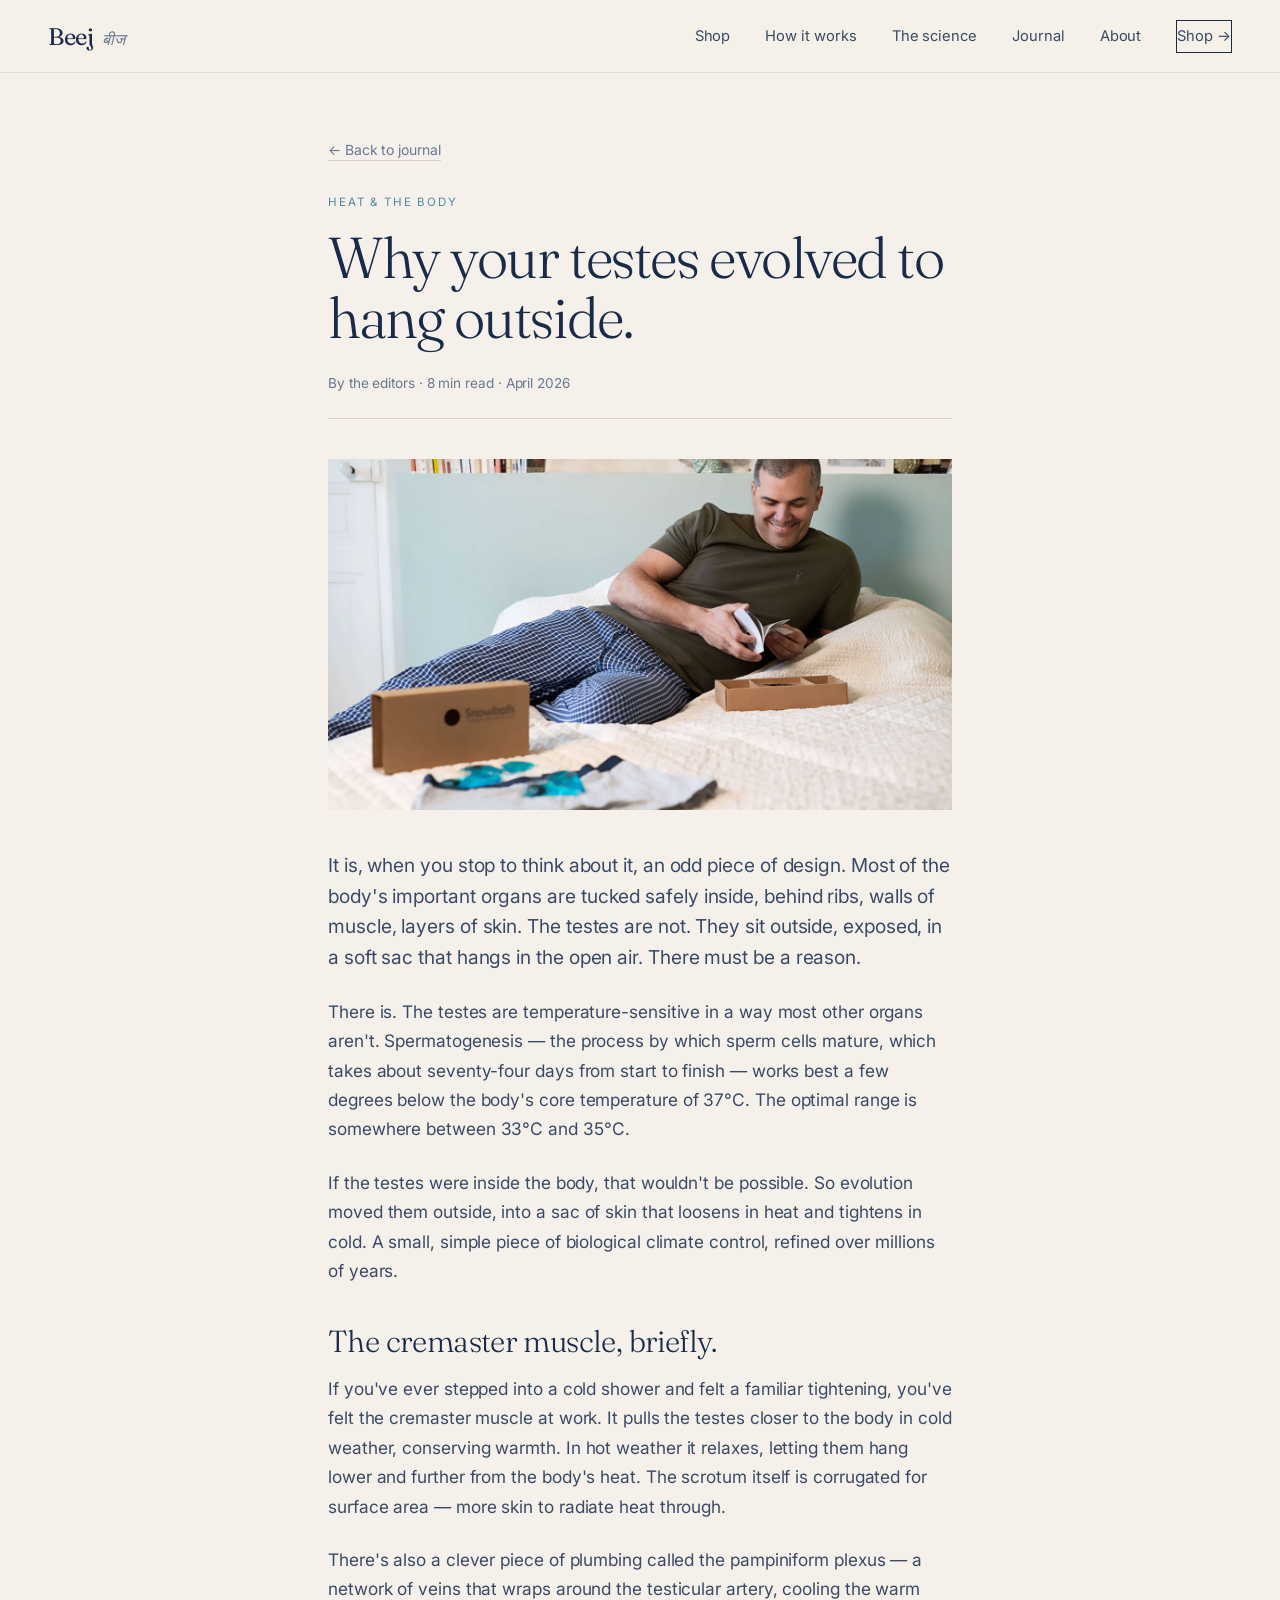
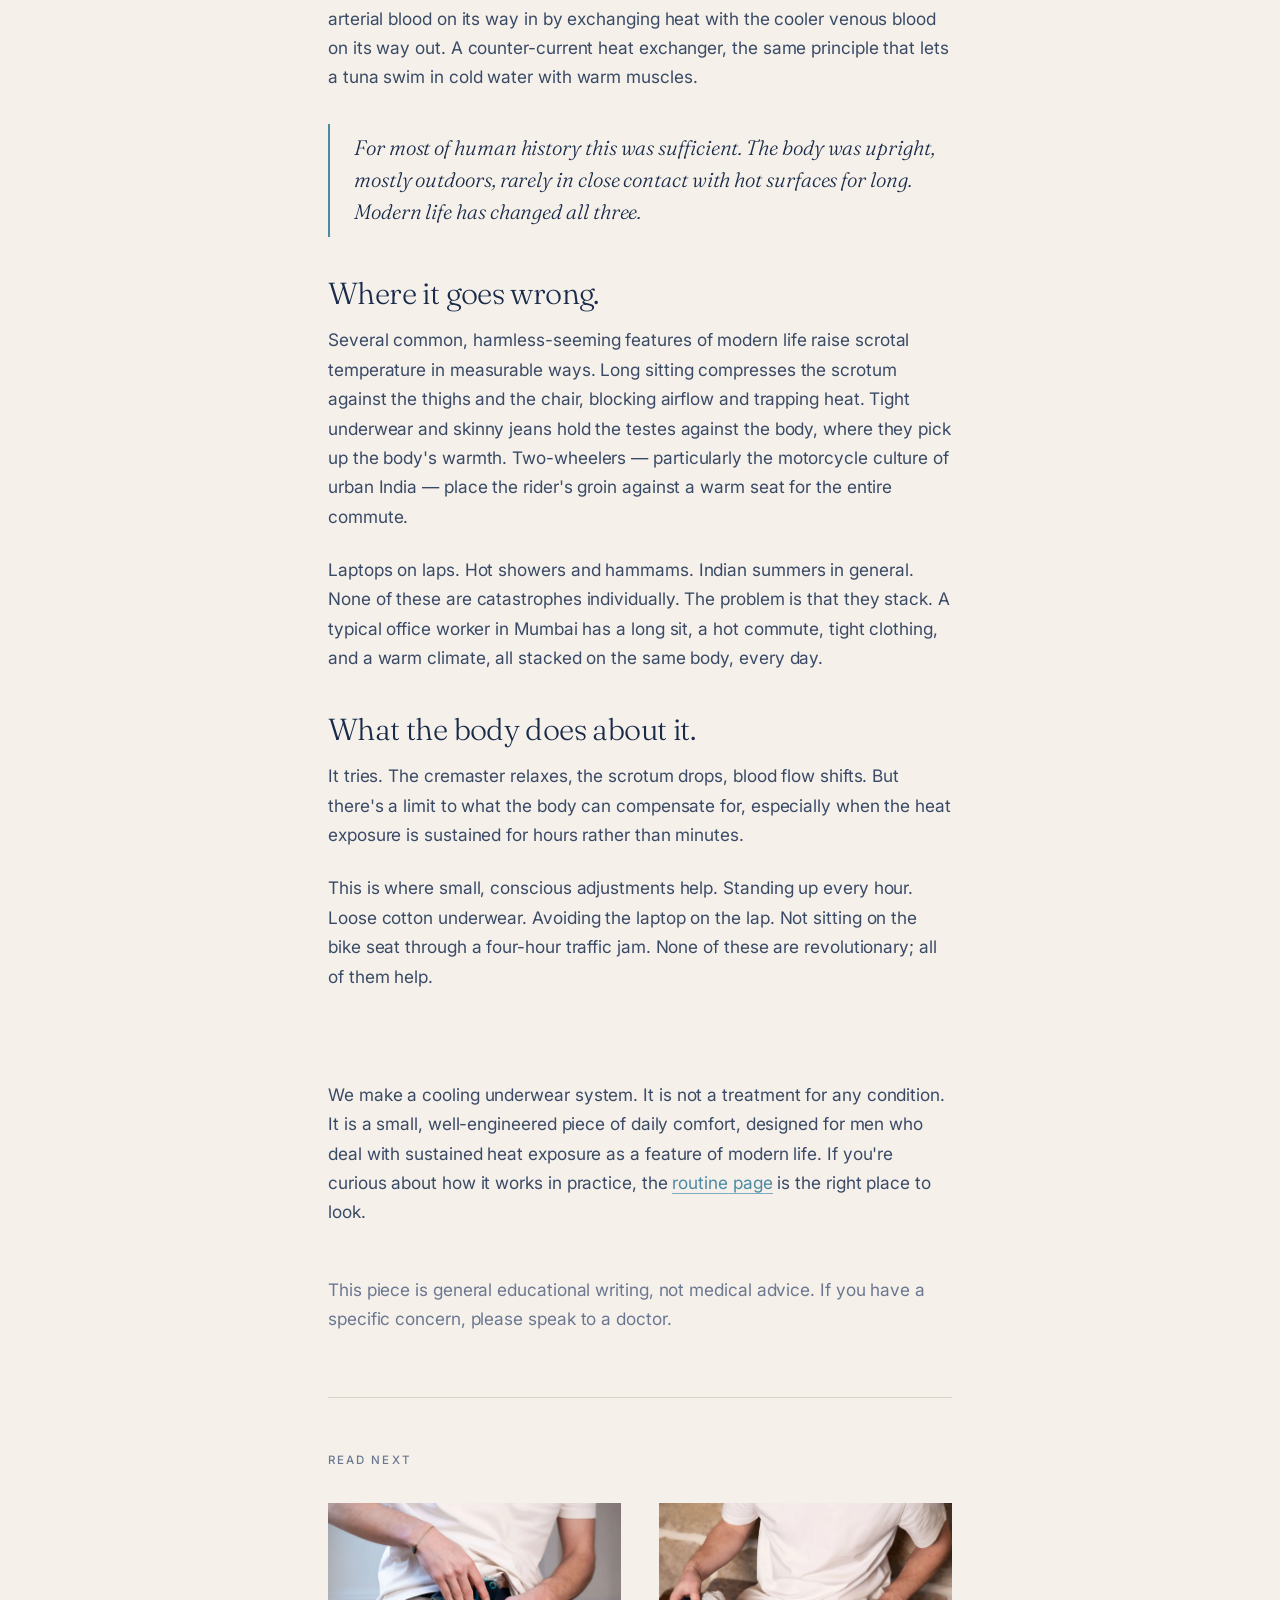
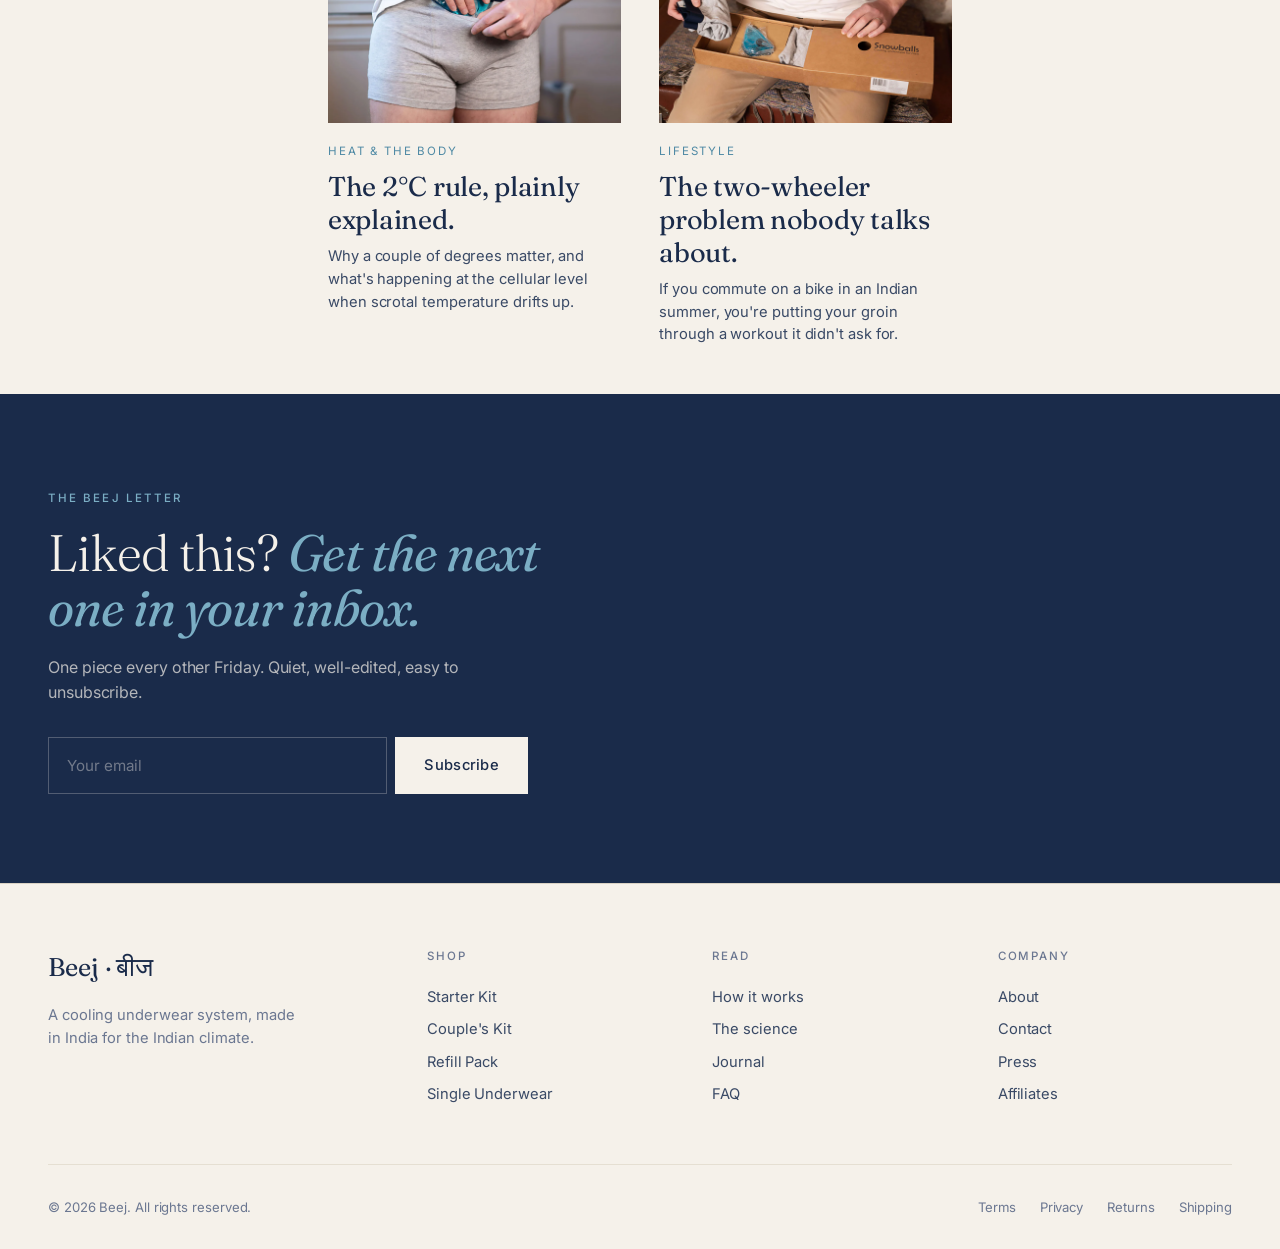
<file: blog-post.html>
<!DOCTYPE html>
<html lang="en">
<head>
  <meta charset="UTF-8" />
  <meta name="viewport" content="width=device-width, initial-scale=1.0" />
  <title>Why your testes evolved to hang outside · Beej Journal</title>
  <meta name="description" content="A short, friendly tour through one of the more peculiar pieces of human anatomy." />
  <link rel="stylesheet" href="styles.css" />
</head>
<body>

  <header class="site-header">
    <div class="site-header__inner">
      <a href="index.html" class="brand">
        <span class="brand__mark">Beej</span>
        <span class="brand__deva">बीज</span>
      </a>
      <nav class="nav">
        <button class="menu-toggle">Menu</button>
        <div class="nav__links" style="display: flex; gap: 2.2rem;">
          <a href="shop.html">Shop</a>
          <a href="how-it-works.html">How it works</a>
          <a href="science.html">The science</a>
          <a href="blog.html">Journal</a>
          <a href="about.html">About</a>
        </div>
        <a href="shop.html" class="cart-link">Shop&nbsp;→</a>
      </nav>
    </div>
  </header>

  <article class="article wrap">
    <div class="reveal">
      <a href="blog.html" class="small" style="color: var(--ink-mute); border-bottom: 1px solid var(--line); padding-bottom: 2px;">← Back to journal</a>
      <div class="article__category mt-4">Heat &amp; the body</div>
      <h1>Why your testes evolved to hang outside.</h1>
      <div class="article__meta">By the editors · 8 min read · April 2026</div>
    </div>

    <div class="article__cover reveal">
      <img src="images/lifestyle-bedroom.webp" alt="" />
    </div>

    <div class="article__body">
      <p class="reveal" style="font-size: 1.2rem; line-height: 1.6;">It is, when you stop to think about it, an odd piece of design. Most of the body's important organs are tucked safely inside, behind ribs, walls of muscle, layers of skin. The testes are not. They sit outside, exposed, in a soft sac that hangs in the open air. There must be a reason.</p>

      <p class="reveal">There is. The testes are temperature-sensitive in a way most other organs aren't. Spermatogenesis — the process by which sperm cells mature, which takes about seventy-four days from start to finish — works best a few degrees below the body's core temperature of 37°C. The optimal range is somewhere between 33°C and 35°C.</p>

      <p class="reveal">If the testes were inside the body, that wouldn't be possible. So evolution moved them outside, into a sac of skin that loosens in heat and tightens in cold. A small, simple piece of biological climate control, refined over millions of years.</p>

      <h2 class="reveal">The cremaster muscle, briefly.</h2>

      <p class="reveal">If you've ever stepped into a cold shower and felt a familiar tightening, you've felt the cremaster muscle at work. It pulls the testes closer to the body in cold weather, conserving warmth. In hot weather it relaxes, letting them hang lower and further from the body's heat. The scrotum itself is corrugated for surface area — more skin to radiate heat through.</p>

      <p class="reveal">There's also a clever piece of plumbing called the pampiniform plexus — a network of veins that wraps around the testicular artery, cooling the warm arterial blood on its way in by exchanging heat with the cooler venous blood on its way out. A counter-current heat exchanger, the same principle that lets a tuna swim in cold water with warm muscles.</p>

      <blockquote class="reveal">For most of human history this was sufficient. The body was upright, mostly outdoors, rarely in close contact with hot surfaces for long. Modern life has changed all three.</blockquote>

      <h2 class="reveal">Where it goes wrong.</h2>

      <p class="reveal">Several common, harmless-seeming features of modern life raise scrotal temperature in measurable ways. Long sitting compresses the scrotum against the thighs and the chair, blocking airflow and trapping heat. Tight underwear and skinny jeans hold the testes against the body, where they pick up the body's warmth. Two-wheelers — particularly the motorcycle culture of urban India — place the rider's groin against a warm seat for the entire commute.</p>

      <p class="reveal">Laptops on laps. Hot showers and hammams. Indian summers in general. None of these are catastrophes individually. The problem is that they stack. A typical office worker in Mumbai has a long sit, a hot commute, tight clothing, and a warm climate, all stacked on the same body, every day.</p>

      <h2 class="reveal">What the body does about it.</h2>

      <p class="reveal">It tries. The cremaster relaxes, the scrotum drops, blood flow shifts. But there's a limit to what the body can compensate for, especially when the heat exposure is sustained for hours rather than minutes.</p>

      <p class="reveal">This is where small, conscious adjustments help. Standing up every hour. Loose cotton underwear. Avoiding the laptop on the lap. Not sitting on the bike seat through a four-hour traffic jam. None of these are revolutionary; all of them help.</p>

      <h2 class="reveal">A small note on Beej.</h2>

      <p class="reveal">We make a cooling underwear system. It is not a treatment for any condition. It is a small, well-engineered piece of daily comfort, designed for men who deal with sustained heat exposure as a feature of modern life. If you're curious about how it works in practice, the <a href="how-it-works.html">routine page</a> is the right place to look.</p>

      <p class="reveal small mt-6 muted">This piece is general educational writing, not medical advice. If you have a specific concern, please speak to a doctor.</p>
    </div>

    <div class="reveal mt-6" style="border-top: 1px solid var(--line); padding-top: 3rem; margin-top: 4rem;">
      <span class="eyebrow">Read next</span>
      <div class="blog-grid mt-4" style="grid-template-columns: repeat(2, 1fr);">
        <a href="blog-post.html" class="post-card">
          <div class="post-card__media">
            <img src="images/insert-action.webp" alt="" />
          </div>
          <div class="post-card__category">Heat &amp; the body</div>
          <h3>The 2°C rule, plainly explained.</h3>
          <p>Why a couple of degrees matter, and what's happening at the cellular level when scrotal temperature drifts up.</p>
        </a>
        <a href="blog-post.html" class="post-card">
          <div class="post-card__media">
            <img src="images/lifestyle-1.webp" alt="" />
          </div>
          <div class="post-card__category">Lifestyle</div>
          <h3>The two-wheeler problem nobody talks about.</h3>
          <p>If you commute on a bike in an Indian summer, you're putting your groin through a workout it didn't ask for.</p>
        </a>
      </div>
    </div>

  </article>

  <section class="newsletter mt-6">
    <div class="wrap">
      <div class="reveal">
        <span class="eyebrow" style="color: var(--accent);">The Beej Letter</span>
        <h2 class="mt-2">Liked this? <em>Get the next one in your inbox.</em></h2>
        <p>One piece every other Friday. Quiet, well-edited, easy to unsubscribe.</p>
        <form class="newsletter__form" onsubmit="return false;">
          <input type="email" placeholder="Your email" required />
          <button type="submit" class="btn">Subscribe</button>
        </form>
      </div>
    </div>
  </section>

  <footer class="site-footer">
    <div class="wrap">
      <div class="site-footer__grid">
        <div>
          <div class="site-footer__brand">Beej · बीज</div>
          <p class="site-footer__tagline">A cooling underwear system, made in India for the Indian climate.</p>
        </div>
        <div>
          <h4>Shop</h4>
          <ul>
            <li><a href="shop.html">Starter Kit</a></li>
            <li><a href="shop.html">Couple's Kit</a></li>
            <li><a href="shop.html">Refill Pack</a></li>
            <li><a href="shop.html">Single Underwear</a></li>
          </ul>
        </div>
        <div>
          <h4>Read</h4>
          <ul>
            <li><a href="how-it-works.html">How it works</a></li>
            <li><a href="science.html">The science</a></li>
            <li><a href="blog.html">Journal</a></li>
            <li><a href="faq.html">FAQ</a></li>
          </ul>
        </div>
        <div>
          <h4>Company</h4>
          <ul>
            <li><a href="about.html">About</a></li>
            <li><a href="mailto:hello@beej.in">Contact</a></li>
            <li><a href="#">Press</a></li>
            <li><a href="#">Affiliates</a></li>
          </ul>
        </div>
      </div>
      <div class="site-footer__base">
        <span>© 2026 Beej. All rights reserved.</span>
        <div class="site-footer__legal">
          <a href="#">Terms</a>
          <a href="#">Privacy</a>
          <a href="#">Returns</a>
          <a href="#">Shipping</a>
        </div>
      </div>
    </div>
  </footer>

  <script src="script.js"></script>
</body>
</html>
</file>
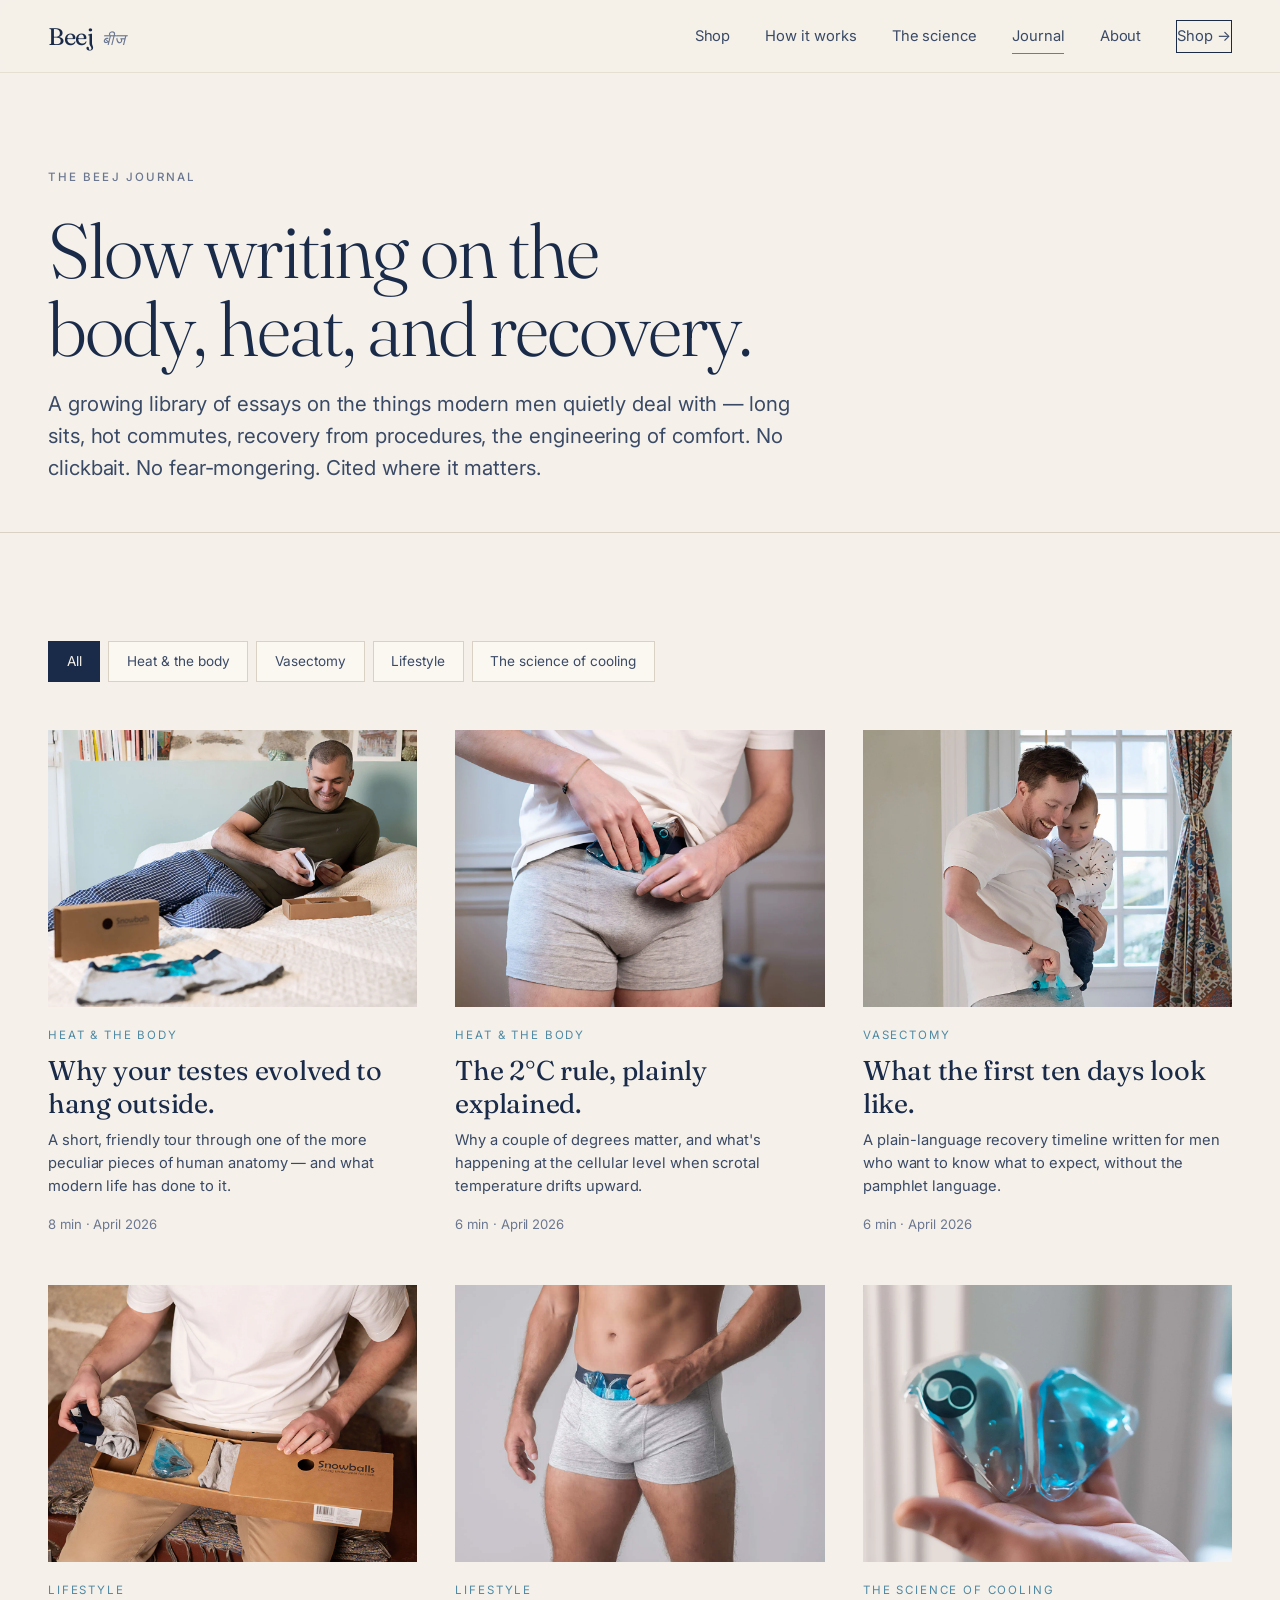
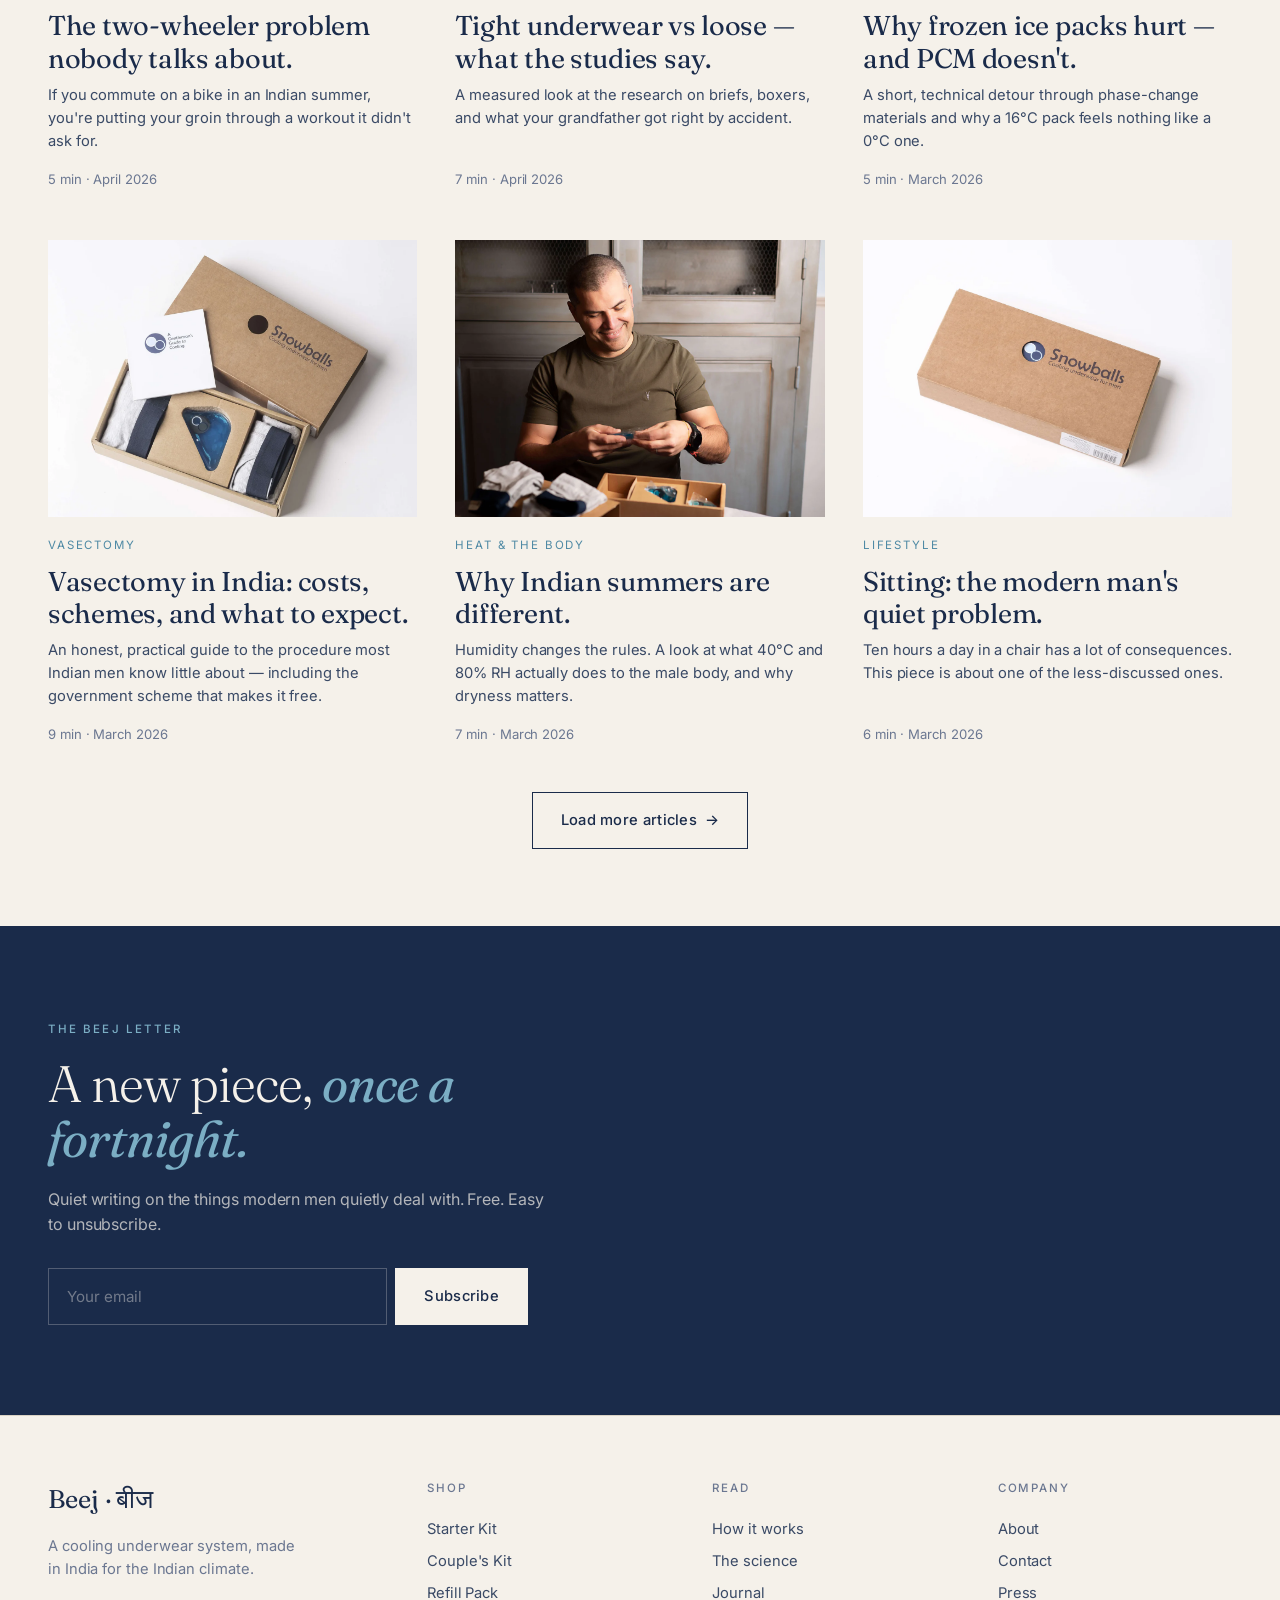
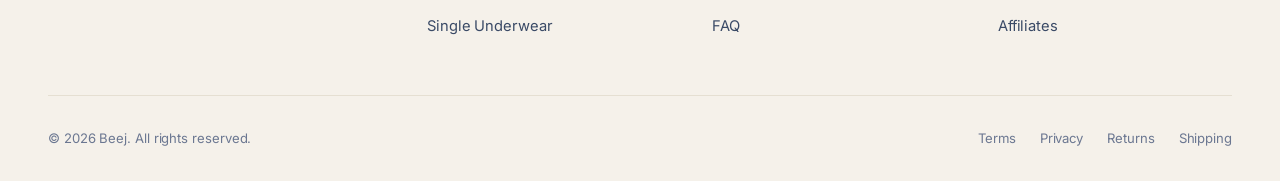
<file: blog.html>
<!DOCTYPE html>
<html lang="en">
<head>
  <meta charset="UTF-8" />
  <meta name="viewport" content="width=device-width, initial-scale=1.0" />
  <title>Journal · Beej</title>
  <meta name="description" content="Slow writing on the body, heat, recovery, and the things modern men don't talk about." />
  <link rel="stylesheet" href="styles.css" />
</head>
<body>

  <header class="site-header">
    <div class="site-header__inner">
      <a href="index.html" class="brand">
        <span class="brand__mark">Beej</span>
        <span class="brand__deva">बीज</span>
      </a>
      <nav class="nav">
        <button class="menu-toggle">Menu</button>
        <div class="nav__links" style="display: flex; gap: 2.2rem;">
          <a href="shop.html">Shop</a>
          <a href="how-it-works.html">How it works</a>
          <a href="science.html">The science</a>
          <a href="blog.html">Journal</a>
          <a href="about.html">About</a>
        </div>
        <a href="shop.html" class="cart-link">Shop&nbsp;→</a>
      </nav>
    </div>
  </header>

  <section class="blog-hero">
    <div class="wrap">
      <span class="eyebrow reveal">The Beej Journal</span>
      <h1 class="reveal mt-3">Slow writing on the body, heat, and recovery.</h1>
      <p class="lede reveal">A growing library of essays on the things modern men quietly deal with — long sits, hot commutes, recovery from procedures, the engineering of comfort. No clickbait. No fear-mongering. Cited where it matters.</p>
    </div>
  </section>

  <section class="section section--tight">
    <div class="wrap">

      <div class="blog-filters reveal" data-filter-group>
        <button class="is-active" data-filter="all">All</button>
        <button data-filter="heat">Heat &amp; the body</button>
        <button data-filter="vasectomy">Vasectomy</button>
        <button data-filter="lifestyle">Lifestyle</button>
        <button data-filter="cooling">The science of cooling</button>
      </div>

      <div class="blog-grid">

        <a href="blog-post.html" class="post-card reveal" data-post="heat">
          <div class="post-card__media">
            <img src="images/lifestyle-bedroom.webp" alt="" />
          </div>
          <div class="post-card__category">Heat &amp; the body</div>
          <h3>Why your testes evolved to hang outside.</h3>
          <p>A short, friendly tour through one of the more peculiar pieces of human anatomy — and what modern life has done to it.</p>
          <div class="post-card__meta">8 min · April 2026</div>
        </a>

        <a href="blog-post.html" class="post-card reveal" data-post="heat">
          <div class="post-card__media">
            <img src="images/insert-action.webp" alt="" />
          </div>
          <div class="post-card__category">Heat &amp; the body</div>
          <h3>The 2°C rule, plainly explained.</h3>
          <p>Why a couple of degrees matter, and what's happening at the cellular level when scrotal temperature drifts upward.</p>
          <div class="post-card__meta">6 min · April 2026</div>
        </a>

        <a href="blog-post.html" class="post-card reveal" data-post="vasectomy">
          <div class="post-card__media">
            <img src="images/father-child.webp" alt="" />
          </div>
          <div class="post-card__category">Vasectomy</div>
          <h3>What the first ten days look like.</h3>
          <p>A plain-language recovery timeline written for men who want to know what to expect, without the pamphlet language.</p>
          <div class="post-card__meta">6 min · April 2026</div>
        </a>

        <a href="blog-post.html" class="post-card reveal" data-post="lifestyle">
          <div class="post-card__media">
            <img src="images/lifestyle-1.webp" alt="" />
          </div>
          <div class="post-card__category">Lifestyle</div>
          <h3>The two-wheeler problem nobody talks about.</h3>
          <p>If you commute on a bike in an Indian summer, you're putting your groin through a workout it didn't ask for.</p>
          <div class="post-card__meta">5 min · April 2026</div>
        </a>

        <a href="blog-post.html" class="post-card reveal" data-post="lifestyle">
          <div class="post-card__media">
            <img src="images/unboxing.jpg" alt="" />
          </div>
          <div class="post-card__category">Lifestyle</div>
          <h3>Tight underwear vs loose — what the studies say.</h3>
          <p>A measured look at the research on briefs, boxers, and what your grandfather got right by accident.</p>
          <div class="post-card__meta">7 min · April 2026</div>
        </a>

        <a href="blog-post.html" class="post-card reveal" data-post="cooling">
          <div class="post-card__media">
            <img src="images/wedge-detail.webp" alt="" />
          </div>
          <div class="post-card__category">The science of cooling</div>
          <h3>Why frozen ice packs hurt — and PCM doesn't.</h3>
          <p>A short, technical detour through phase-change materials and why a 16°C pack feels nothing like a 0°C one.</p>
          <div class="post-card__meta">5 min · March 2026</div>
        </a>

        <a href="blog-post.html" class="post-card reveal" data-post="vasectomy">
          <div class="post-card__media">
            <img src="images/box-clean.webp" alt="" />
          </div>
          <div class="post-card__category">Vasectomy</div>
          <h3>Vasectomy in India: costs, schemes, and what to expect.</h3>
          <p>An honest, practical guide to the procedure most Indian men know little about — including the government scheme that makes it free.</p>
          <div class="post-card__meta">9 min · March 2026</div>
        </a>

        <a href="blog-post.html" class="post-card reveal" data-post="heat">
          <div class="post-card__media">
            <img src="images/hero-product.webp" alt="" />
          </div>
          <div class="post-card__category">Heat &amp; the body</div>
          <h3>Why Indian summers are different.</h3>
          <p>Humidity changes the rules. A look at what 40°C and 80% RH actually does to the male body, and why dryness matters.</p>
          <div class="post-card__meta">7 min · March 2026</div>
        </a>

        <a href="blog-post.html" class="post-card reveal" data-post="lifestyle">
          <div class="post-card__media">
            <img src="images/underwear-front.webp" alt="" />
          </div>
          <div class="post-card__category">Lifestyle</div>
          <h3>Sitting: the modern man's quiet problem.</h3>
          <p>Ten hours a day in a chair has a lot of consequences. This piece is about one of the less-discussed ones.</p>
          <div class="post-card__meta">6 min · March 2026</div>
        </a>

      </div>

      <div class="center mt-6 reveal">
        <button class="btn btn--ghost">Load more articles <span class="arrow">→</span></button>
      </div>
    </div>
  </section>

  <section class="newsletter">
    <div class="wrap">
      <div class="reveal">
        <span class="eyebrow" style="color: var(--accent);">The Beej Letter</span>
        <h2 class="mt-2">A new piece, <em>once a fortnight.</em></h2>
        <p>Quiet writing on the things modern men quietly deal with. Free. Easy to unsubscribe.</p>
        <form class="newsletter__form" onsubmit="return false;">
          <input type="email" placeholder="Your email" required />
          <button type="submit" class="btn">Subscribe</button>
        </form>
      </div>
    </div>
  </section>

  <footer class="site-footer">
    <div class="wrap">
      <div class="site-footer__grid">
        <div>
          <div class="site-footer__brand">Beej · बीज</div>
          <p class="site-footer__tagline">A cooling underwear system, made in India for the Indian climate.</p>
        </div>
        <div>
          <h4>Shop</h4>
          <ul>
            <li><a href="shop.html">Starter Kit</a></li>
            <li><a href="shop.html">Couple's Kit</a></li>
            <li><a href="shop.html">Refill Pack</a></li>
            <li><a href="shop.html">Single Underwear</a></li>
          </ul>
        </div>
        <div>
          <h4>Read</h4>
          <ul>
            <li><a href="how-it-works.html">How it works</a></li>
            <li><a href="science.html">The science</a></li>
            <li><a href="blog.html">Journal</a></li>
            <li><a href="faq.html">FAQ</a></li>
          </ul>
        </div>
        <div>
          <h4>Company</h4>
          <ul>
            <li><a href="about.html">About</a></li>
            <li><a href="mailto:hello@beej.in">Contact</a></li>
            <li><a href="#">Press</a></li>
            <li><a href="#">Affiliates</a></li>
          </ul>
        </div>
      </div>
      <div class="site-footer__base">
        <span>© 2026 Beej. All rights reserved.</span>
        <div class="site-footer__legal">
          <a href="#">Terms</a>
          <a href="#">Privacy</a>
          <a href="#">Returns</a>
          <a href="#">Shipping</a>
        </div>
      </div>
    </div>
  </footer>

  <script src="script.js"></script>
</body>
</html>
</file>
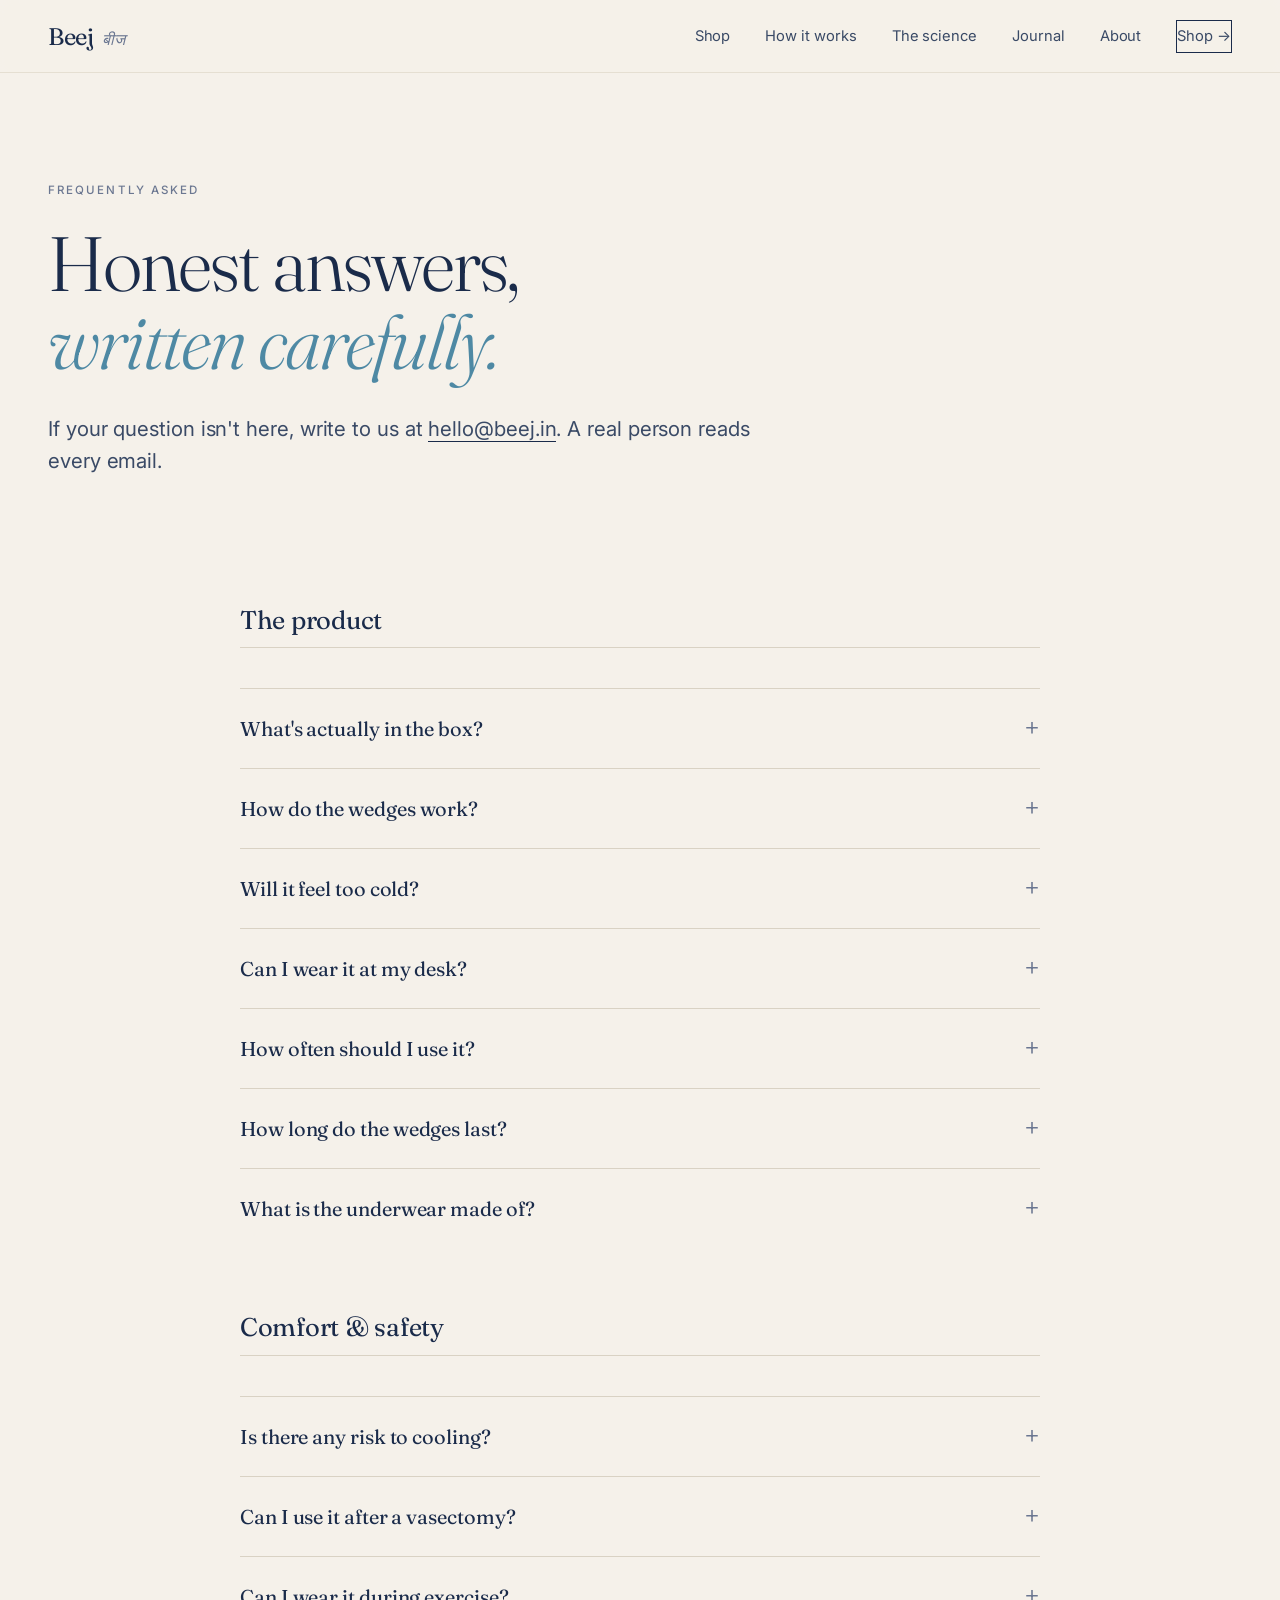
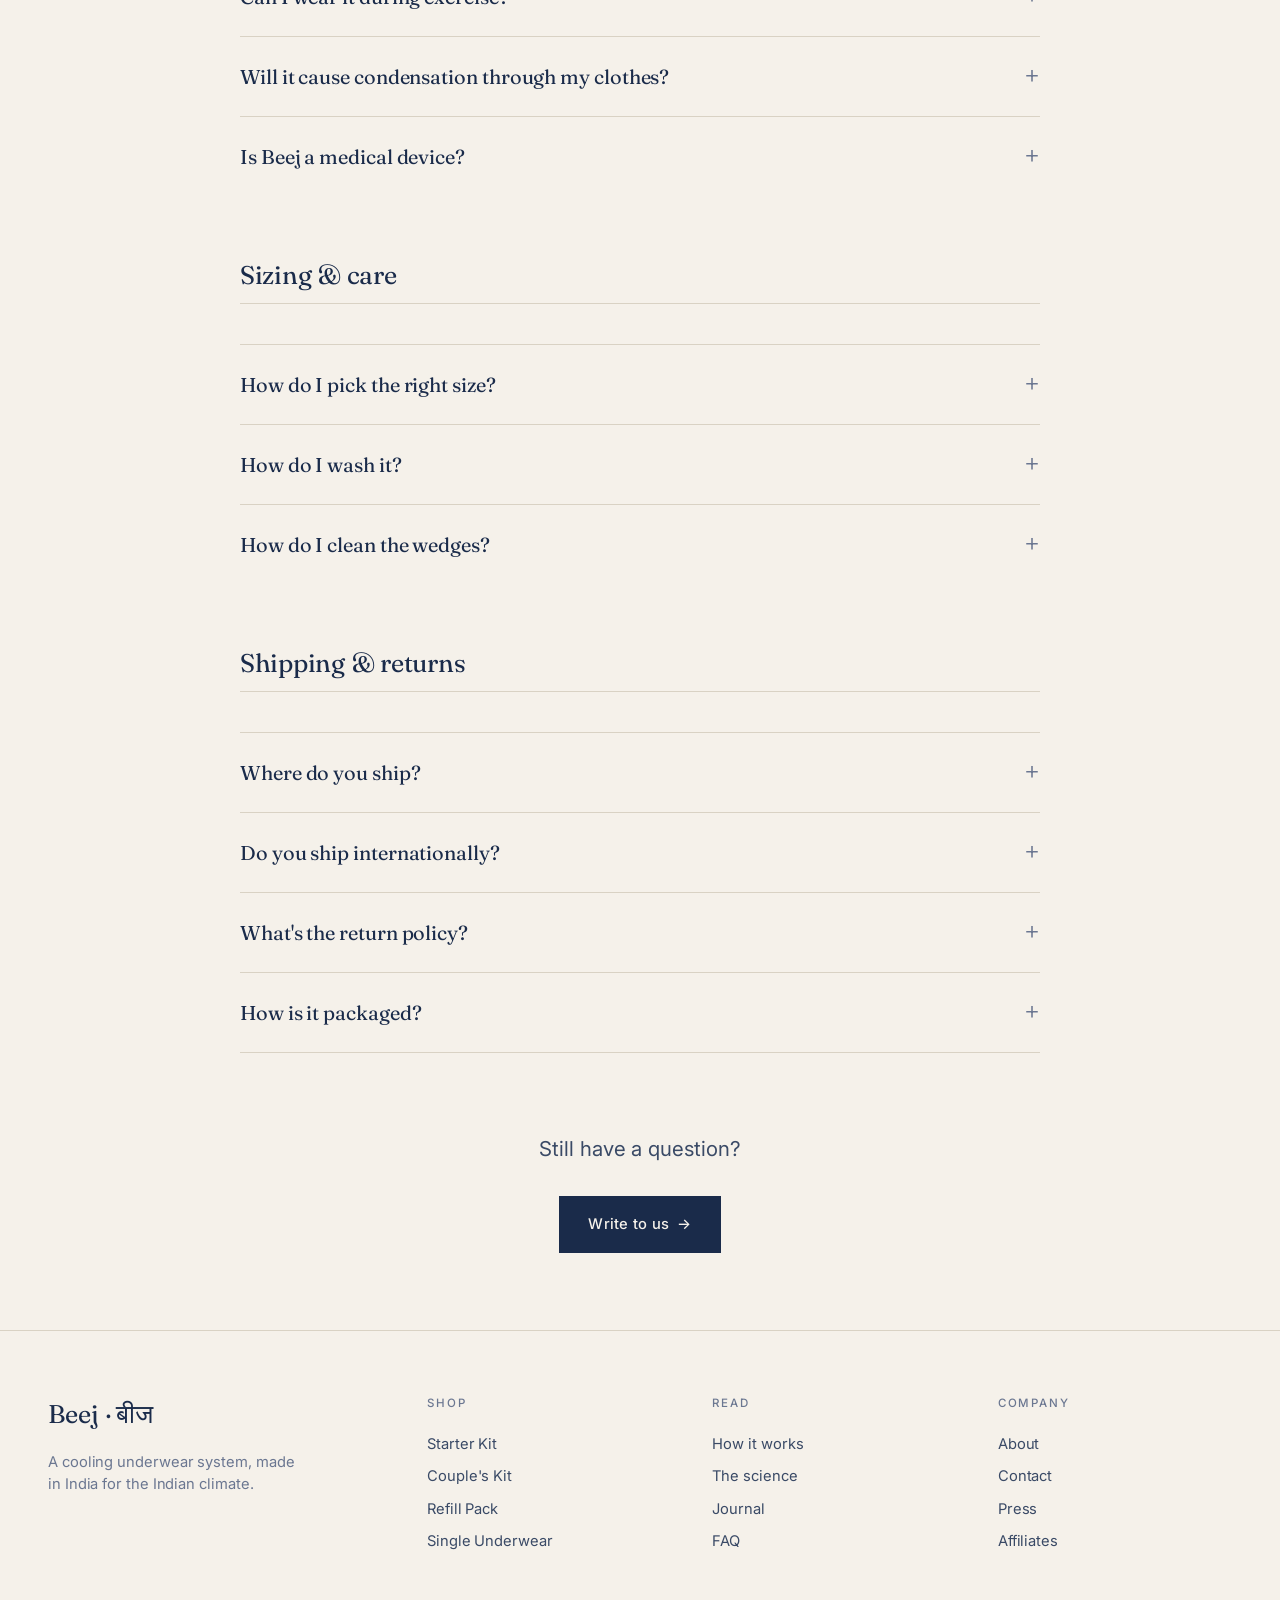
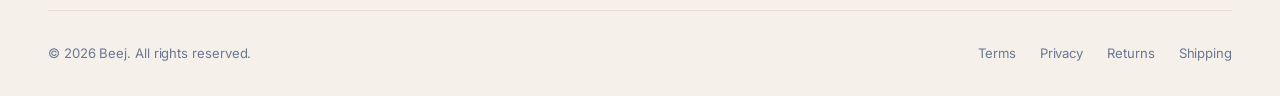
<file: faq.html>
<!DOCTYPE html>
<html lang="en">
<head>
  <meta charset="UTF-8" />
  <meta name="viewport" content="width=device-width, initial-scale=1.0" />
  <title>FAQ · Beej</title>
  <meta name="description" content="Honest answers to the questions people most often ask about Beej." />
  <link rel="stylesheet" href="styles.css" />
</head>
<body>

  <header class="site-header">
    <div class="site-header__inner">
      <a href="index.html" class="brand">
        <span class="brand__mark">Beej</span>
        <span class="brand__deva">बीज</span>
      </a>
      <nav class="nav">
        <button class="menu-toggle">Menu</button>
        <div class="nav__links" style="display: flex; gap: 2.2rem;">
          <a href="shop.html">Shop</a>
          <a href="how-it-works.html">How it works</a>
          <a href="science.html">The science</a>
          <a href="blog.html">Journal</a>
          <a href="about.html">About</a>
        </div>
        <a href="shop.html" class="cart-link">Shop&nbsp;→</a>
      </nav>
    </div>
  </header>

  <section class="about-hero">
    <div class="wrap">
      <span class="eyebrow reveal">Frequently asked</span>
      <h1 class="reveal mt-3">Honest answers, <em class="italic" style="color: var(--accent-deep);">written carefully.</em></h1>
      <p class="lede reveal">If your question isn't here, write to us at <a href="mailto:hello@beej.in" style="border-bottom: 1px solid var(--ink);">hello@beej.in</a>. A real person reads every email.</p>
    </div>
  </section>

  <section class="section section--tight">
    <div class="wrap">
      <div class="faq">

        <div class="reveal" style="margin-bottom: 2.5rem;">
          <h3 class="serif" style="font-size: 1.6rem; margin-bottom: 1rem; padding-bottom: 0.75rem; border-bottom: 1px solid var(--line);">The product</h3>
        </div>

        <details>
          <summary>What's actually in the box?</summary>
          <p>Two Beej cooling boxer-briefs in your size, three reusable cooling wedges, one silicone hygiene pouch, and a printed booklet (<em>A guide to staying cool</em>). Everything ships in a single recyclable box with no plastic inner.</p>
        </details>

        <details>
          <summary>How do the wedges work?</summary>
          <p>The wedges contain a phase-change material engineered to hold steady at around 16°C — pleasant against skin, not painfully cold. Once chilled in the freezer, each wedge maintains that temperature for around thirty minutes per session, then needs to go back in.</p>
        </details>

        <details>
          <summary>Will it feel too cold?</summary>
          <p>No. The first few seconds feel like stepping into an air-conditioned room. After that the sensation is even and pleasant for the full thirty minutes. The wedge is engineered specifically to avoid the painful cold of frozen ice packs.</p>
        </details>

        <details>
          <summary>Can I wear it at my desk?</summary>
          <p>Yes — most men do. The pocket is hidden under a flap of fabric and there's no visible bulge through trousers.</p>
        </details>

        <details>
          <summary>How often should I use it?</summary>
          <p>One or two thirty-minute sessions a day is what most men settle into. There's no benefit to wearing it longer than that.</p>
        </details>

        <details>
          <summary>How long do the wedges last?</summary>
          <p>Each wedge holds its target temperature for about thirty minutes per session, and is good for several hundred freeze-thaw cycles — roughly 12 to 18 months of regular use. Replacements are available as a refill pack.</p>
        </details>

        <details>
          <summary>What is the underwear made of?</summary>
          <p>A modal-cotton blend (60% modal, 35% cotton, 5% spandex) for the body, with a fine cotton mesh on the inside of the front pocket. Modal breathes better than pure cotton in Indian heat. We deliberately avoided polyester near the testes.</p>
        </details>

        <div class="reveal" style="margin: 4rem 0 2.5rem;">
          <h3 class="serif" style="font-size: 1.6rem; margin-bottom: 1rem; padding-bottom: 0.75rem; border-bottom: 1px solid var(--line);">Comfort &amp; safety</h3>
        </div>

        <details>
          <summary>Is there any risk to cooling?</summary>
          <p>The wedge is designed to hold at temperatures that are well above any threshold for skin damage. It is not a freezer-cold ice pack. That said, if you have specific medical conditions affecting the area, please speak to your doctor before using any cooling product.</p>
        </details>

        <details>
          <summary>Can I use it after a vasectomy?</summary>
          <p>Vasectomy aftercare commonly includes icing the area for several days post-procedure. Many of our early customers came to us specifically for that reason. Beej is far more comfortable and discreet than a frozen pea bag. Always follow your urologist's instructions.</p>
        </details>

        <details>
          <summary>Can I wear it during exercise?</summary>
          <p>For walks, light cardio, and yoga — yes. For heavy training we suggest using it before or after rather than during, simply for fit.</p>
        </details>

        <details>
          <summary>Will it cause condensation through my clothes?</summary>
          <p>No. We engineered a vapor barrier into the wedge specifically to prevent condensation from forming on the outside in humid weather. Your underwear and trousers stay dry.</p>
        </details>

        <details>
          <summary>Is Beej a medical device?</summary>
          <p>No. Beej is a comfort and recovery aid. It does not treat, cure, or prevent any condition. If you have a specific health concern, please consult a doctor.</p>
        </details>

        <div class="reveal" style="margin: 4rem 0 2.5rem;">
          <h3 class="serif" style="font-size: 1.6rem; margin-bottom: 1rem; padding-bottom: 0.75rem; border-bottom: 1px solid var(--line);">Sizing &amp; care</h3>
        </div>

        <details>
          <summary>How do I pick the right size?</summary>
          <p>The size guide on the shop page maps waist measurement (in inches) to S/M/L/XL/XXL. If you're between sizes, size up — Beej runs slightly snug to keep the wedge in place. We accept size exchanges within 30 days.</p>
        </details>

        <details>
          <summary>How do I wash it?</summary>
          <p>Machine wash cold on a gentle cycle, with the wedge removed. Air dry. Do not tumble dry, bleach, or iron the front pocket area.</p>
        </details>

        <details>
          <summary>How do I clean the wedges?</summary>
          <p>Wipe with a damp cloth as needed. The hygiene pouch keeps them clean in the fridge so this is rarely necessary.</p>
        </details>

        <div class="reveal" style="margin: 4rem 0 2.5rem;">
          <h3 class="serif" style="font-size: 1.6rem; margin-bottom: 1rem; padding-bottom: 0.75rem; border-bottom: 1px solid var(--line);">Shipping &amp; returns</h3>
        </div>

        <details>
          <summary>Where do you ship?</summary>
          <p>Across India, free of charge for orders above ₹999. Same-day dispatch for orders placed before 2 PM, two-to-five-day delivery to most pin codes.</p>
        </details>

        <details>
          <summary>Do you ship internationally?</summary>
          <p>Not yet. We're focused on getting things right in India first. International shipping is on the roadmap for late 2026.</p>
        </details>

        <details>
          <summary>What's the return policy?</summary>
          <p>30-day comfort guarantee on the underwear (unworn or for size exchange). Wedges are non-returnable for hygiene reasons unless they arrive damaged, in which case we replace them at no charge.</p>
        </details>

        <details>
          <summary>How is it packaged?</summary>
          <p>Discreetly. The shipping label says "Beej" with no further description. The box is an unbranded brown corrugated mailer.</p>
        </details>

      </div>

      <div class="quote mt-6 reveal" style="margin-top: 5rem;">
        <p class="lede">Still have a question?</p>
        <div class="mt-4">
          <a href="mailto:hello@beej.in" class="btn">Write to us <span class="arrow">→</span></a>
        </div>
      </div>

    </div>
  </section>

  <footer class="site-footer">
    <div class="wrap">
      <div class="site-footer__grid">
        <div>
          <div class="site-footer__brand">Beej · बीज</div>
          <p class="site-footer__tagline">A cooling underwear system, made in India for the Indian climate.</p>
        </div>
        <div>
          <h4>Shop</h4>
          <ul>
            <li><a href="shop.html">Starter Kit</a></li>
            <li><a href="shop.html">Couple's Kit</a></li>
            <li><a href="shop.html">Refill Pack</a></li>
            <li><a href="shop.html">Single Underwear</a></li>
          </ul>
        </div>
        <div>
          <h4>Read</h4>
          <ul>
            <li><a href="how-it-works.html">How it works</a></li>
            <li><a href="science.html">The science</a></li>
            <li><a href="blog.html">Journal</a></li>
            <li><a href="faq.html">FAQ</a></li>
          </ul>
        </div>
        <div>
          <h4>Company</h4>
          <ul>
            <li><a href="about.html">About</a></li>
            <li><a href="mailto:hello@beej.in">Contact</a></li>
            <li><a href="#">Press</a></li>
            <li><a href="#">Affiliates</a></li>
          </ul>
        </div>
      </div>
      <div class="site-footer__base">
        <span>© 2026 Beej. All rights reserved.</span>
        <div class="site-footer__legal">
          <a href="#">Terms</a>
          <a href="#">Privacy</a>
          <a href="#">Returns</a>
          <a href="#">Shipping</a>
        </div>
      </div>
    </div>
  </footer>

  <script src="script.js"></script>
</body>
</html>
</file>
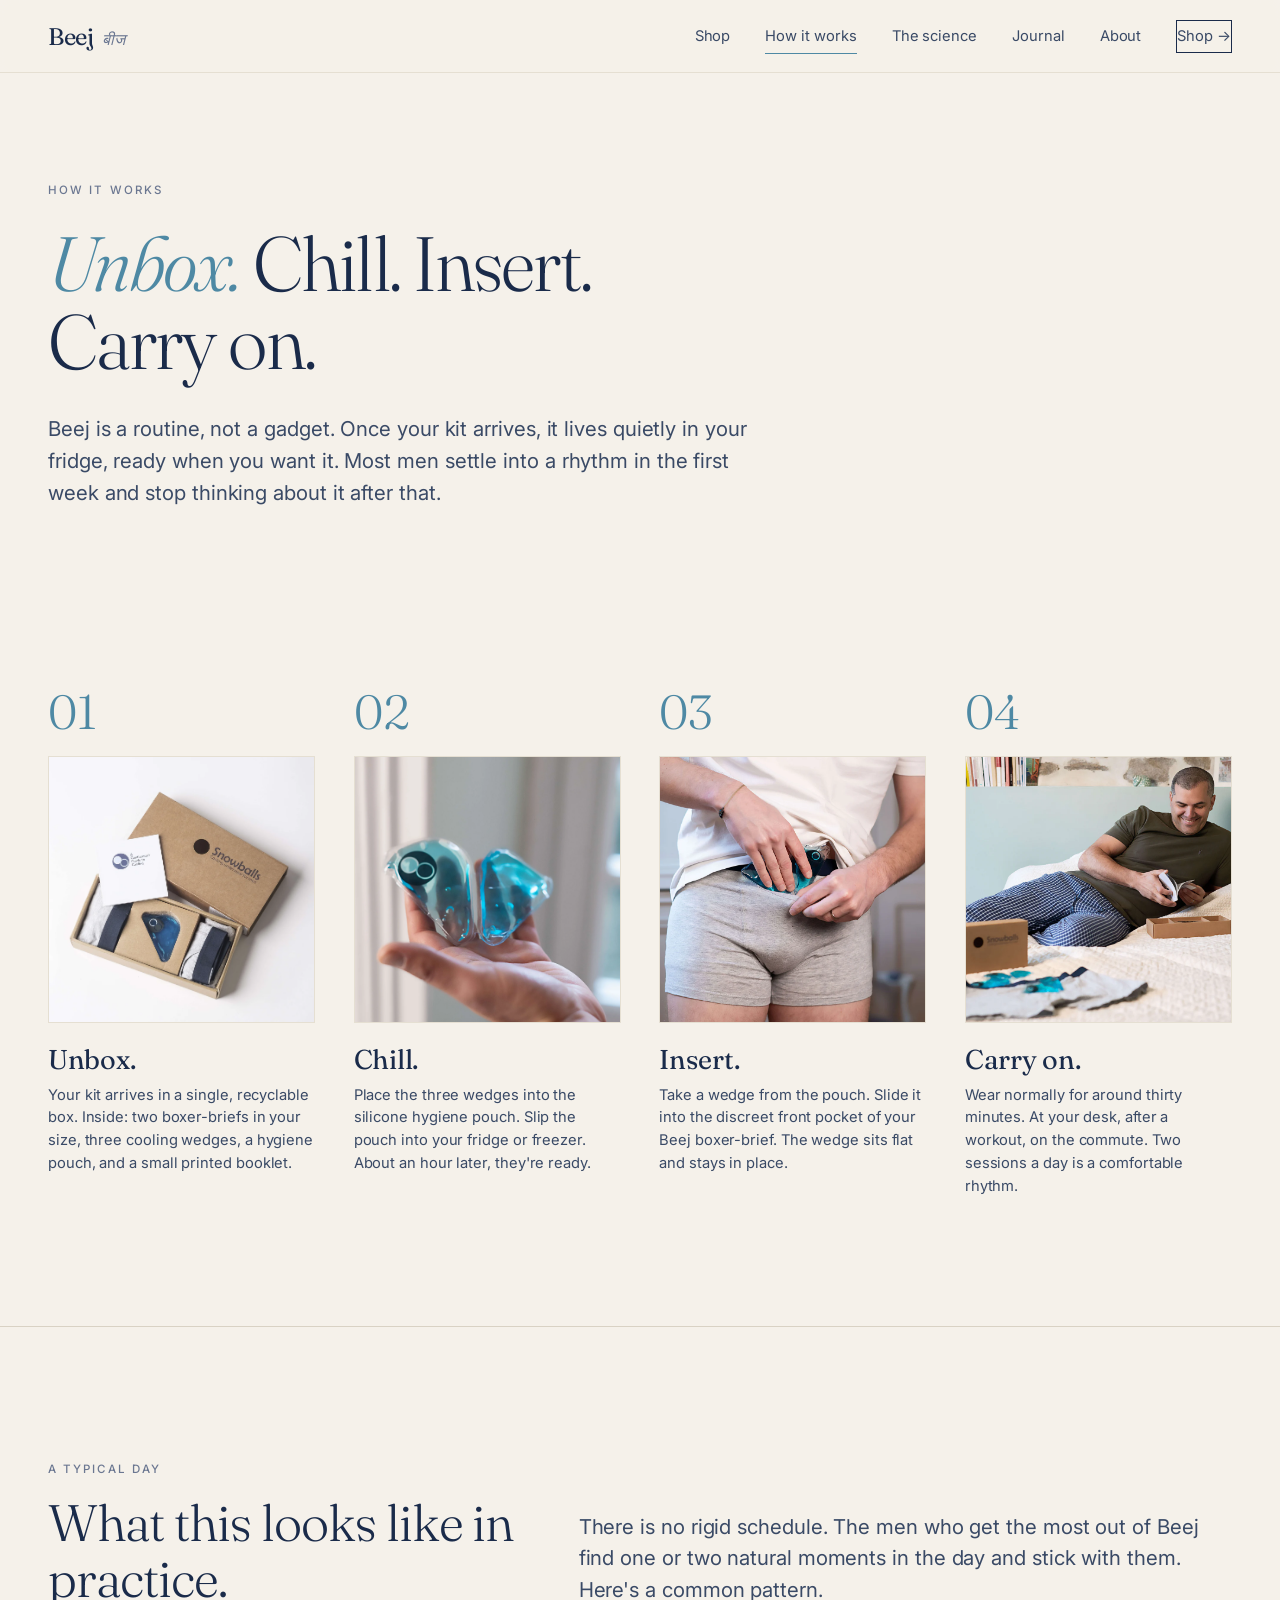
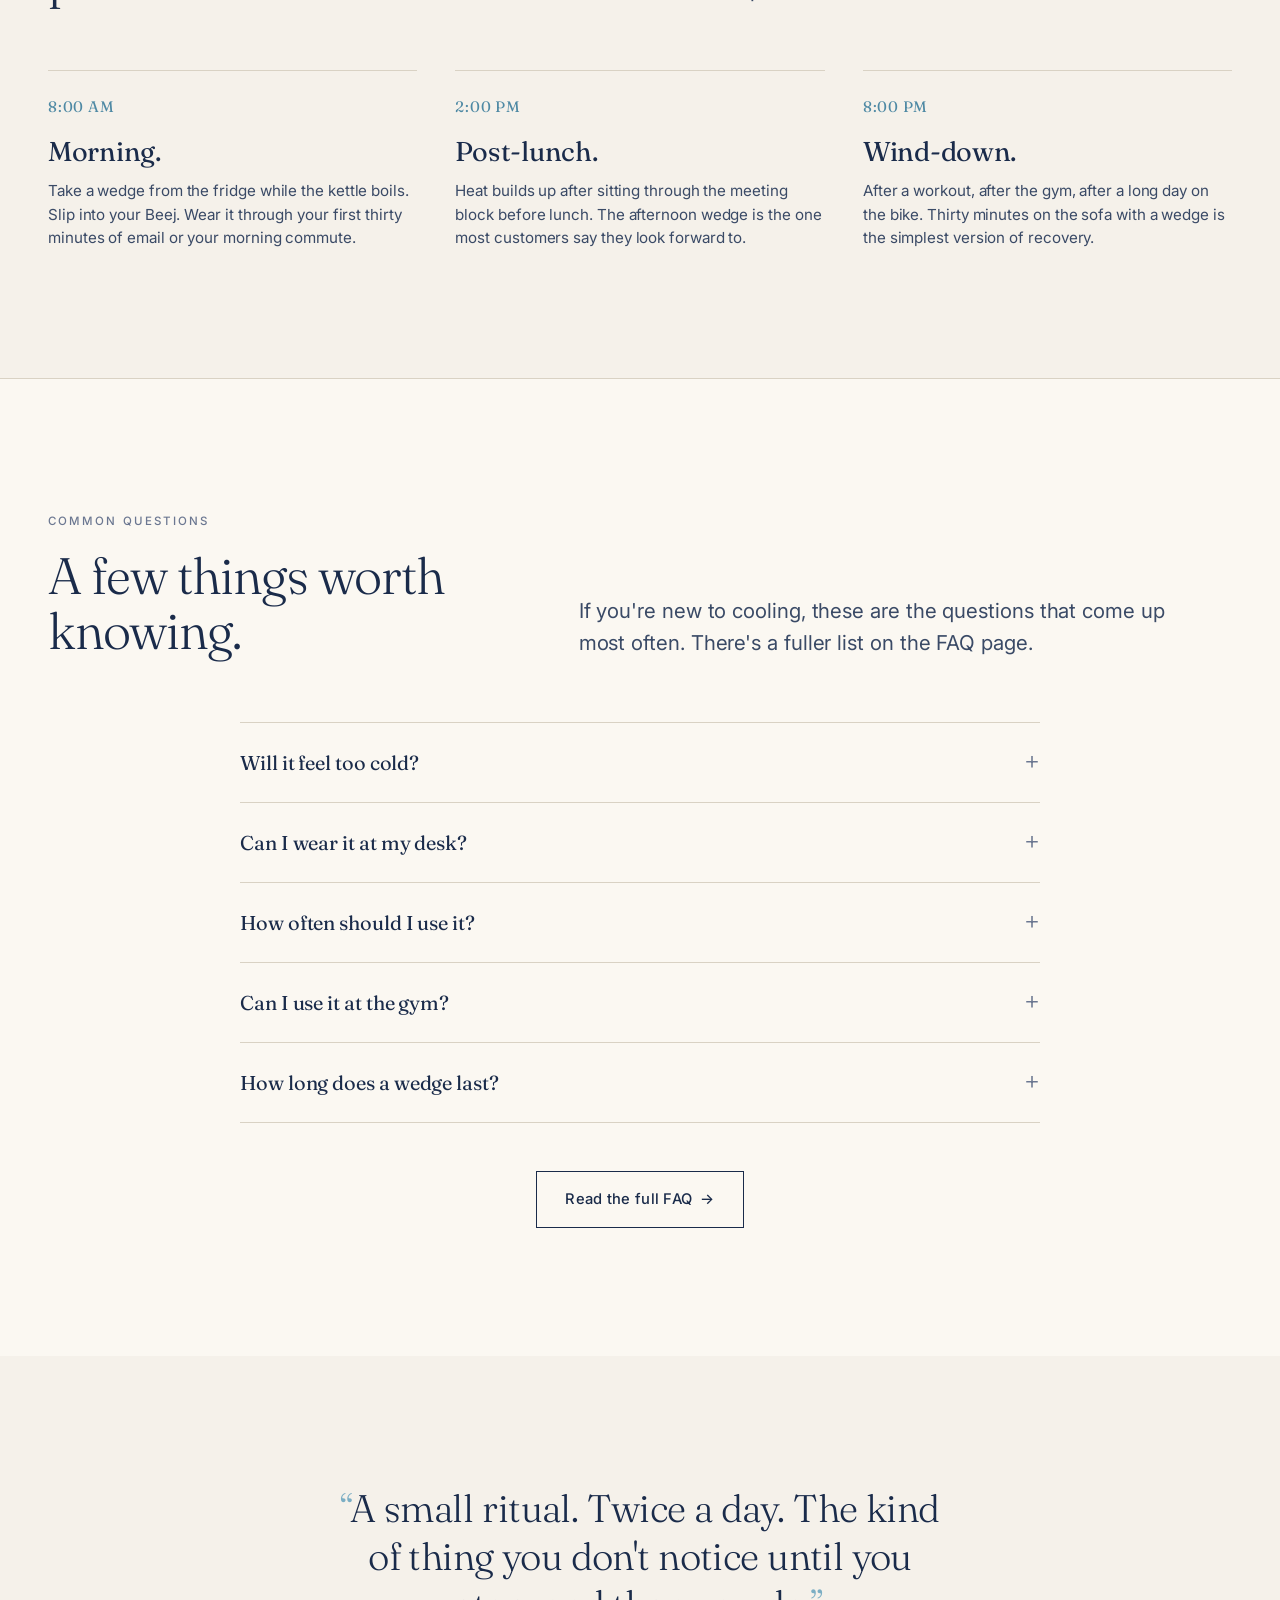
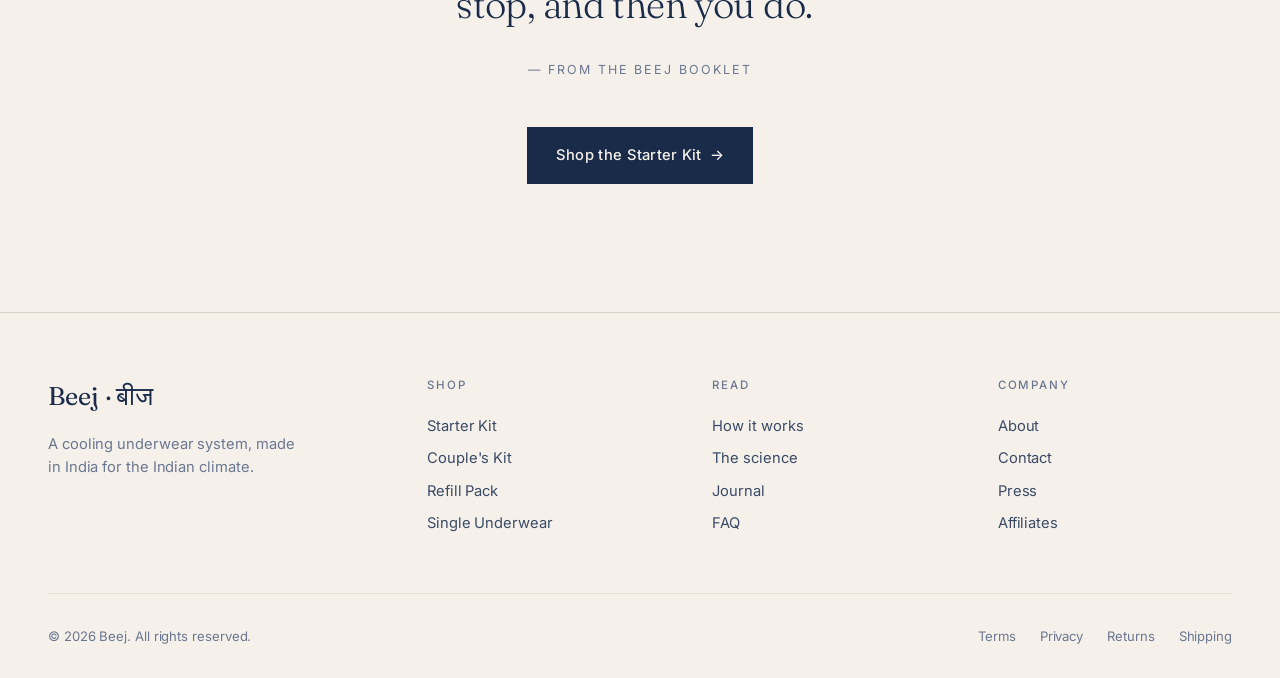
<file: how-it-works.html>
<!DOCTYPE html>
<html lang="en">
<head>
  <meta charset="UTF-8" />
  <meta name="viewport" content="width=device-width, initial-scale=1.0" />
  <title>How it works · Beej</title>
  <meta name="description" content="A simple thirty-minute routine. Here's exactly how Beej fits into your day." />
  <link rel="stylesheet" href="styles.css" />
</head>
<body>

  <header class="site-header">
    <div class="site-header__inner">
      <a href="index.html" class="brand">
        <span class="brand__mark">Beej</span>
        <span class="brand__deva">बीज</span>
      </a>
      <nav class="nav">
        <button class="menu-toggle">Menu</button>
        <div class="nav__links" style="display: flex; gap: 2.2rem;">
          <a href="shop.html">Shop</a>
          <a href="how-it-works.html">How it works</a>
          <a href="science.html">The science</a>
          <a href="blog.html">Journal</a>
          <a href="about.html">About</a>
        </div>
        <a href="shop.html" class="cart-link">Shop&nbsp;→</a>
      </nav>
    </div>
  </header>

  <section class="about-hero">
    <div class="wrap">
      <span class="eyebrow reveal">How it works</span>
      <h1 class="reveal mt-3"><em class="italic" style="color: var(--accent-deep);">Unbox.</em> Chill. Insert. Carry on.</h1>
      <p class="lede reveal">Beej is a routine, not a gadget. Once your kit arrives, it lives quietly in your fridge, ready when you want it. Most men settle into a rhythm in the first week and stop thinking about it after that.</p>
    </div>
  </section>

  <!-- 4 step extended -->
  <section class="section">
    <div class="wrap">
      <div class="steps">
        <div class="step reveal">
          <span class="step__num">01</span>
          <div class="step__media">
            <img src="images/box-clean.webp" alt="Beej kit" />
          </div>
          <h3>Unbox.</h3>
          <p>Your kit arrives in a single, recyclable box. Inside: two boxer-briefs in your size, three cooling wedges, a hygiene pouch, and a small printed booklet.</p>
        </div>
        <div class="step reveal">
          <span class="step__num">02</span>
          <div class="step__media">
            <img src="images/wedge-detail.webp" alt="A Beej wedge in a hand" />
          </div>
          <h3>Chill.</h3>
          <p>Place the three wedges into the silicone hygiene pouch. Slip the pouch into your fridge or freezer. About an hour later, they're ready.</p>
        </div>
        <div class="step reveal">
          <span class="step__num">03</span>
          <div class="step__media">
            <img src="images/insert-action.webp" alt="A wedge being slid into the front pocket" />
          </div>
          <h3>Insert.</h3>
          <p>Take a wedge from the pouch. Slide it into the discreet front pocket of your Beej boxer-brief. The wedge sits flat and stays in place.</p>
        </div>
        <div class="step reveal">
          <span class="step__num">04</span>
          <div class="step__media">
            <img src="images/lifestyle-bedroom.webp" alt="Wearing Beej casually" />
          </div>
          <h3>Carry on.</h3>
          <p>Wear normally for around thirty minutes. At your desk, after a workout, on the commute. Two sessions a day is a comfortable rhythm.</p>
        </div>
      </div>
    </div>
  </section>

  <!-- Detailed routine -->
  <section class="section divider">
    <div class="wrap">
      <div class="section-head reveal">
        <div>
          <span class="eyebrow">A typical day</span>
          <h2 class="section-head__title mt-2">What this looks like in practice.</h2>
        </div>
        <p class="section-head__lede lede">There is no rigid schedule. The men who get the most out of Beej find one or two natural moments in the day and stick with them. Here's a common pattern.</p>
      </div>

      <div class="three-col">
        <div class="three-col__item reveal">
          <span class="num">8:00 AM</span>
          <h3>Morning.</h3>
          <p>Take a wedge from the fridge while the kettle boils. Slip into your Beej. Wear it through your first thirty minutes of email or your morning commute.</p>
        </div>
        <div class="three-col__item reveal">
          <span class="num">2:00 PM</span>
          <h3>Post-lunch.</h3>
          <p>Heat builds up after sitting through the meeting block before lunch. The afternoon wedge is the one most customers say they look forward to.</p>
        </div>
        <div class="three-col__item reveal">
          <span class="num">8:00 PM</span>
          <h3>Wind-down.</h3>
          <p>After a workout, after the gym, after a long day on the bike. Thirty minutes on the sofa with a wedge is the simplest version of recovery.</p>
        </div>
      </div>
    </div>
  </section>

  <!-- Considerations -->
  <section class="section" style="background: var(--paper); border-top: 1px solid var(--line);">
    <div class="wrap">
      <div class="section-head reveal">
        <div>
          <span class="eyebrow">Common questions</span>
          <h2 class="section-head__title mt-2">A few things worth knowing.</h2>
        </div>
        <p class="section-head__lede lede">If you're new to cooling, these are the questions that come up most often. There's a fuller list on the FAQ page.</p>
      </div>

      <div class="faq" style="margin-top: 3rem;">
        <details>
          <summary>Will it feel too cold?</summary>
          <p>No. The wedge is engineered to hold at around 16°C, not freezing. The first few seconds feel like stepping into an air-conditioned room. After that the sensation is pleasant and even, for the full thirty minutes.</p>
        </details>
        <details>
          <summary>Can I wear it at my desk?</summary>
          <p>Yes — most men do. The pocket is hidden under a flap of fabric and there's no visible bulge through trousers. You can sit through a meeting wearing one and nobody will notice.</p>
        </details>
        <details>
          <summary>How often should I use it?</summary>
          <p>One or two thirty-minute sessions a day is what most men settle into. There is no benefit to wearing it longer; the wedge stops cooling once it's reached room temperature anyway.</p>
        </details>
        <details>
          <summary>Can I use it at the gym?</summary>
          <p>Yes — though most men prefer to use it before or after training rather than during heavy exercise. For walks, light cardio, and yoga it's perfectly comfortable.</p>
        </details>
        <details>
          <summary>How long does a wedge last?</summary>
          <p>Each wedge holds its target temperature for around thirty minutes per session, and is good for hundreds of freeze-thaw cycles — typically 12 to 18 months of regular use. Replacement wedges are available as a refill pack.</p>
        </details>
      </div>

      <div class="center mt-6 reveal">
        <a href="faq.html" class="btn btn--ghost">Read the full FAQ <span class="arrow">→</span></a>
      </div>
    </div>
  </section>

  <!-- CTA -->
  <section class="section">
    <div class="wrap">
      <div class="quote reveal">
        <blockquote class="serif">A small ritual. Twice a day. The kind of thing you don't notice until you stop, and then you do.</blockquote>
        <cite>— From the Beej booklet</cite>
        <div class="mt-6">
          <a href="shop.html" class="btn">Shop the Starter Kit <span class="arrow">→</span></a>
        </div>
      </div>
    </div>
  </section>

  <footer class="site-footer">
    <div class="wrap">
      <div class="site-footer__grid">
        <div>
          <div class="site-footer__brand">Beej · बीज</div>
          <p class="site-footer__tagline">A cooling underwear system, made in India for the Indian climate.</p>
        </div>
        <div>
          <h4>Shop</h4>
          <ul>
            <li><a href="shop.html">Starter Kit</a></li>
            <li><a href="shop.html">Couple's Kit</a></li>
            <li><a href="shop.html">Refill Pack</a></li>
            <li><a href="shop.html">Single Underwear</a></li>
          </ul>
        </div>
        <div>
          <h4>Read</h4>
          <ul>
            <li><a href="how-it-works.html">How it works</a></li>
            <li><a href="science.html">The science</a></li>
            <li><a href="blog.html">Journal</a></li>
            <li><a href="faq.html">FAQ</a></li>
          </ul>
        </div>
        <div>
          <h4>Company</h4>
          <ul>
            <li><a href="about.html">About</a></li>
            <li><a href="mailto:hello@beej.in">Contact</a></li>
            <li><a href="#">Press</a></li>
            <li><a href="#">Affiliates</a></li>
          </ul>
        </div>
      </div>
      <div class="site-footer__base">
        <span>© 2026 Beej. All rights reserved.</span>
        <div class="site-footer__legal">
          <a href="#">Terms</a>
          <a href="#">Privacy</a>
          <a href="#">Returns</a>
          <a href="#">Shipping</a>
        </div>
      </div>
    </div>
  </footer>

  <script src="script.js"></script>
</body>
</html>
</file>
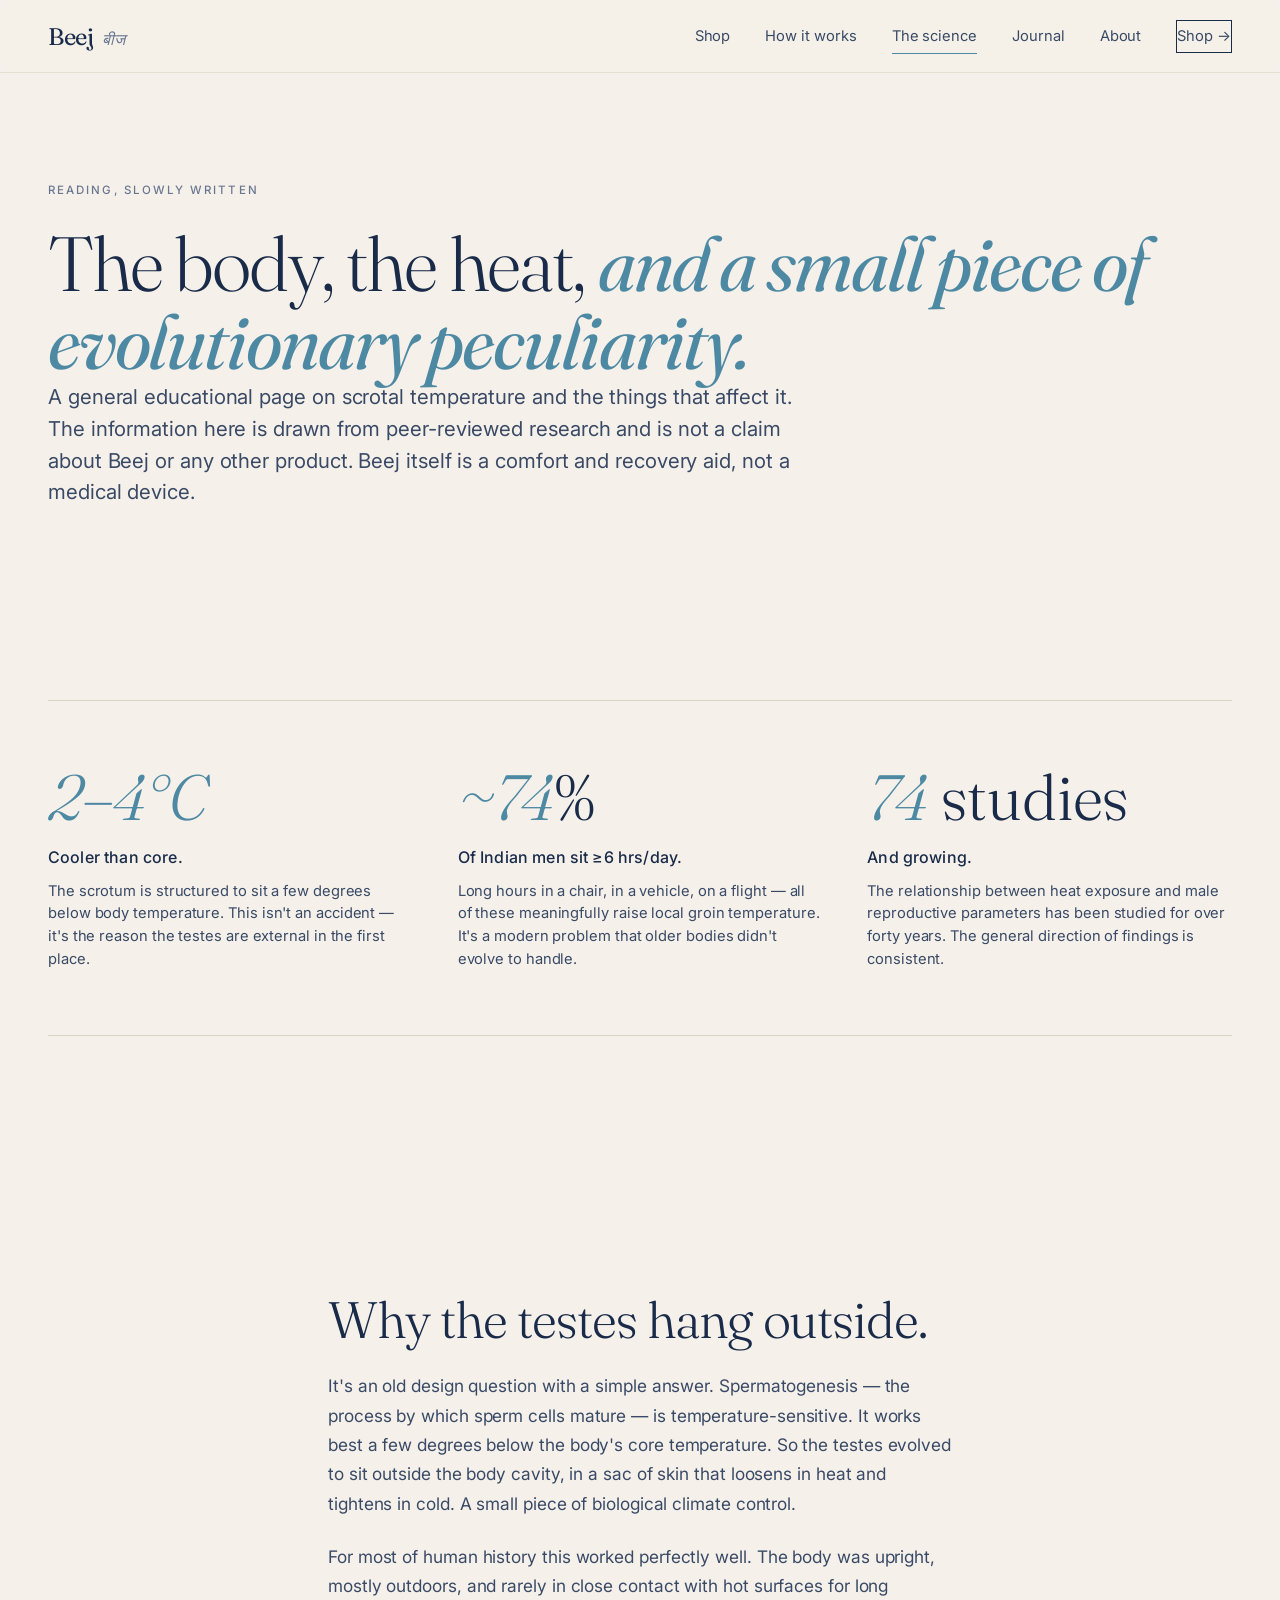
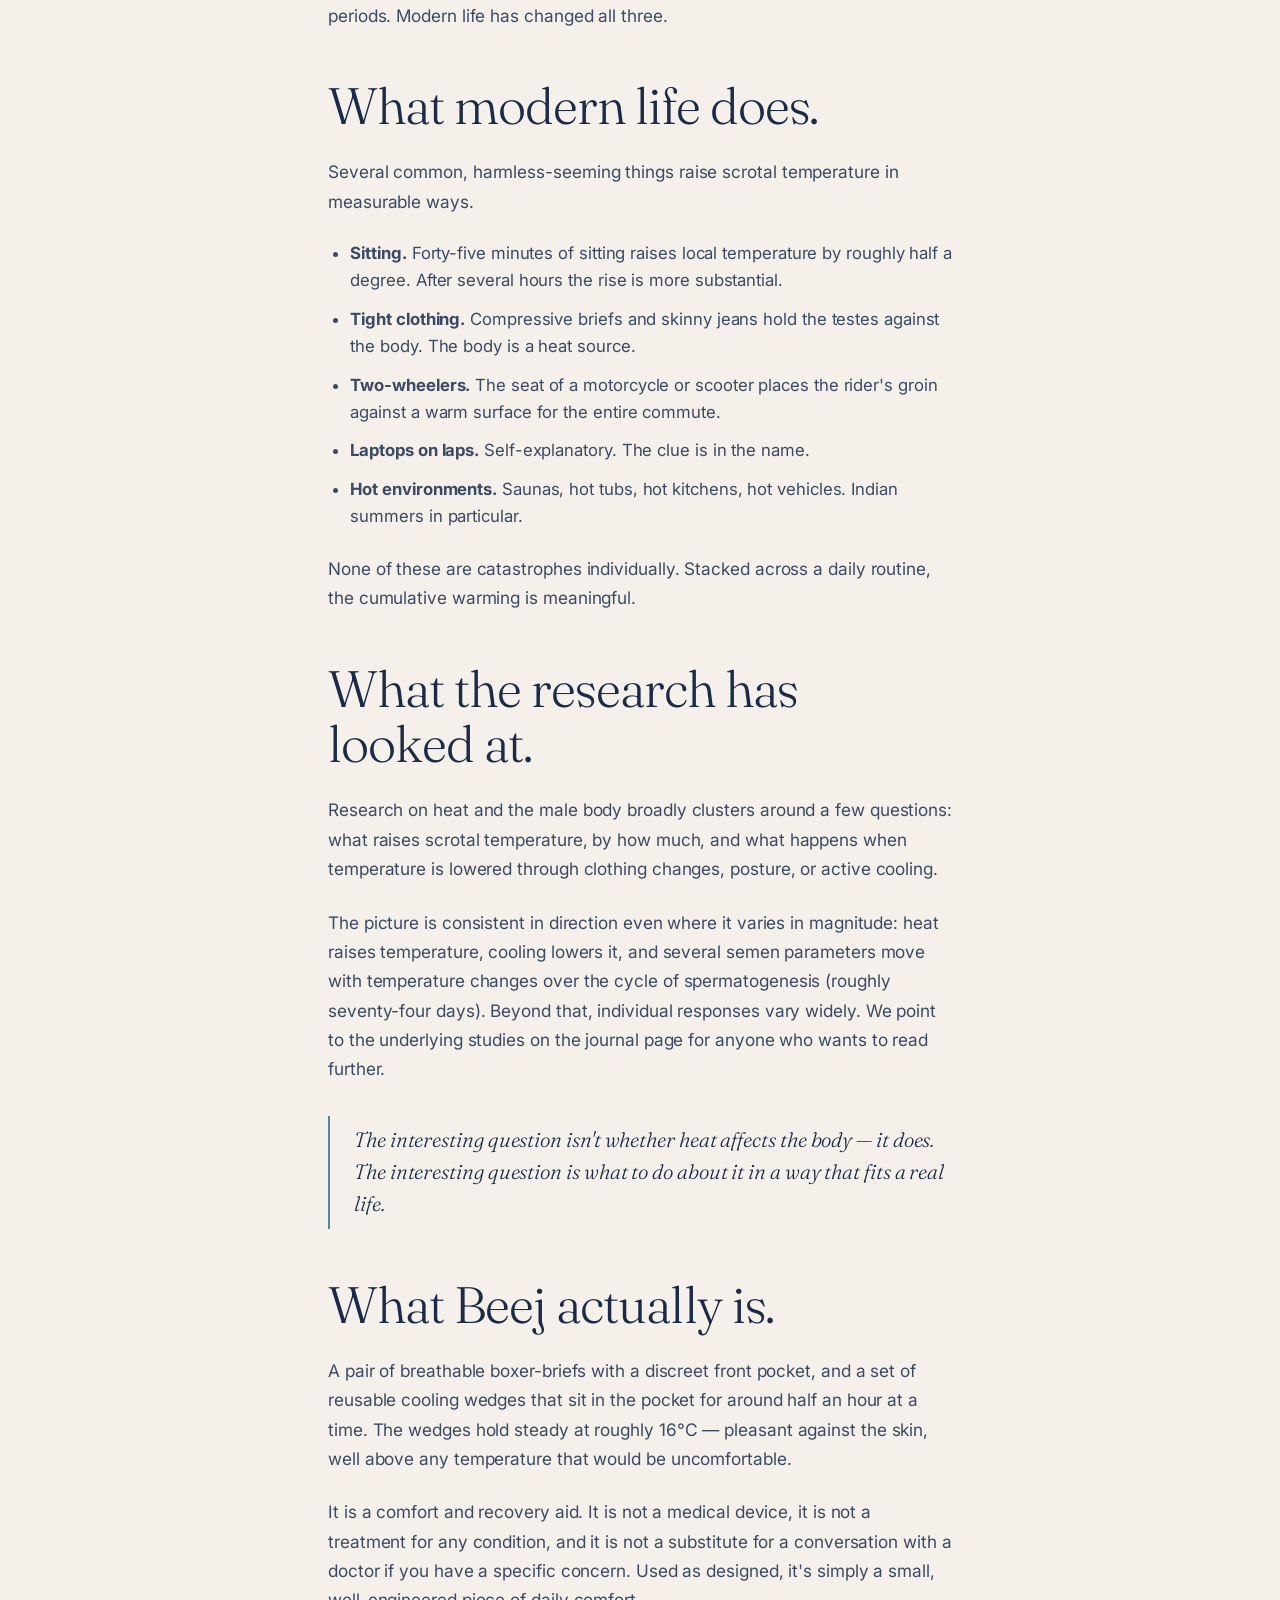
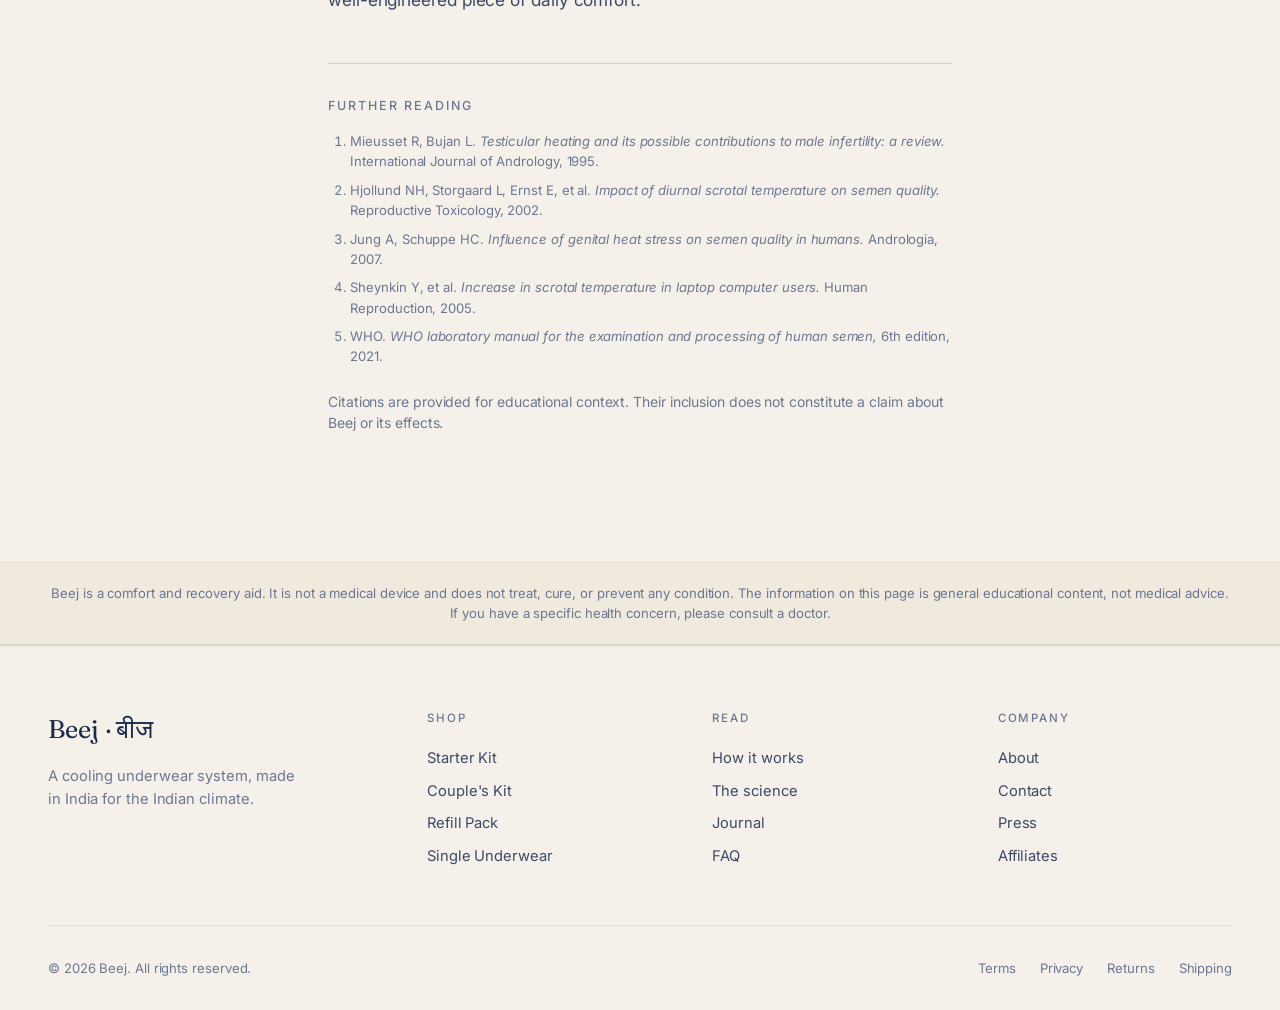
<file: science.html>
<!DOCTYPE html>
<html lang="en">
<head>
  <meta charset="UTF-8" />
  <meta name="viewport" content="width=device-width, initial-scale=1.0" />
  <title>The science · Beej</title>
  <meta name="description" content="An educational guide to scrotal temperature, heat exposure, and the body. Plain language, peer-reviewed sources." />
  <link rel="stylesheet" href="styles.css" />
</head>
<body>

  <header class="site-header">
    <div class="site-header__inner">
      <a href="index.html" class="brand">
        <span class="brand__mark">Beej</span>
        <span class="brand__deva">बीज</span>
      </a>
      <nav class="nav">
        <button class="menu-toggle">Menu</button>
        <div class="nav__links" style="display: flex; gap: 2.2rem;">
          <a href="shop.html">Shop</a>
          <a href="how-it-works.html">How it works</a>
          <a href="science.html">The science</a>
          <a href="blog.html">Journal</a>
          <a href="about.html">About</a>
        </div>
        <a href="shop.html" class="cart-link">Shop&nbsp;→</a>
      </nav>
    </div>
  </header>

  <section class="science-hero">
    <div class="wrap">
      <span class="eyebrow reveal">Reading, slowly written</span>
      <h1 class="reveal mt-3">The body, the heat, <em>and a small piece of evolutionary peculiarity.</em></h1>
      <p class="lede reveal" style="max-width: 60ch;">A general educational page on scrotal temperature and the things that affect it. The information here is drawn from peer-reviewed research and is not a claim about Beej or any other product. Beej itself is a comfort and recovery aid, not a medical device.</p>
    </div>
  </section>

  <!-- Fact grid -->
  <section class="section">
    <div class="wrap">
      <div class="fact-grid">
        <div class="fact reveal">
          <span class="num"><em>2–4°C</em></span>
          <h4>Cooler than core.</h4>
          <p>The scrotum is structured to sit a few degrees below body temperature. This isn't an accident — it's the reason the testes are external in the first place.</p>
        </div>
        <div class="fact reveal">
          <span class="num"><em>~74</em>%</span>
          <h4>Of Indian men sit ≥6 hrs/day.</h4>
          <p>Long hours in a chair, in a vehicle, on a flight — all of these meaningfully raise local groin temperature. It's a modern problem that older bodies didn't evolve to handle.</p>
        </div>
        <div class="fact reveal">
          <span class="num"><em>74</em> studies</span>
          <h4>And growing.</h4>
          <p>The relationship between heat exposure and male reproductive parameters has been studied for over forty years. The general direction of findings is consistent.</p>
        </div>
      </div>
    </div>
  </section>

  <!-- Long-form -->
  <section class="section">
    <div class="wrap" style="max-width: 720px; margin: 0 auto;">

      <div class="reveal">
        <h2 style="margin-bottom: 1.5rem;">Why the testes hang outside.</h2>
        <p style="font-size: 1.08rem; line-height: 1.7; color: var(--ink-soft); margin-bottom: 1.5rem;">It's an old design question with a simple answer. Spermatogenesis — the process by which sperm cells mature — is temperature-sensitive. It works best a few degrees below the body's core temperature. So the testes evolved to sit outside the body cavity, in a sac of skin that loosens in heat and tightens in cold. A small piece of biological climate control.</p>
        <p style="font-size: 1.08rem; line-height: 1.7; color: var(--ink-soft); margin-bottom: 1.5rem;">For most of human history this worked perfectly well. The body was upright, mostly outdoors, and rarely in close contact with hot surfaces for long periods. Modern life has changed all three.</p>
      </div>

      <div class="reveal" style="margin-top: 3rem;">
        <h2 style="margin-bottom: 1.5rem;">What modern life does.</h2>
        <p style="font-size: 1.08rem; line-height: 1.7; color: var(--ink-soft); margin-bottom: 1.5rem;">Several common, harmless-seeming things raise scrotal temperature in measurable ways.</p>
        <ul style="padding-left: 1.4rem; margin: 1.5rem 0; color: var(--ink-soft);">
          <li style="margin-bottom: 0.75rem; font-size: 1.05rem; line-height: 1.6;"><strong>Sitting.</strong> Forty-five minutes of sitting raises local temperature by roughly half a degree. After several hours the rise is more substantial.</li>
          <li style="margin-bottom: 0.75rem; font-size: 1.05rem; line-height: 1.6;"><strong>Tight clothing.</strong> Compressive briefs and skinny jeans hold the testes against the body. The body is a heat source.</li>
          <li style="margin-bottom: 0.75rem; font-size: 1.05rem; line-height: 1.6;"><strong>Two-wheelers.</strong> The seat of a motorcycle or scooter places the rider's groin against a warm surface for the entire commute.</li>
          <li style="margin-bottom: 0.75rem; font-size: 1.05rem; line-height: 1.6;"><strong>Laptops on laps.</strong> Self-explanatory. The clue is in the name.</li>
          <li style="margin-bottom: 0.75rem; font-size: 1.05rem; line-height: 1.6;"><strong>Hot environments.</strong> Saunas, hot tubs, hot kitchens, hot vehicles. Indian summers in particular.</li>
        </ul>
        <p style="font-size: 1.08rem; line-height: 1.7; color: var(--ink-soft); margin-bottom: 1.5rem;">None of these are catastrophes individually. Stacked across a daily routine, the cumulative warming is meaningful.</p>
      </div>

      <div class="reveal" style="margin-top: 3rem;">
        <h2 style="margin-bottom: 1.5rem;">What the research has looked at.</h2>
        <p style="font-size: 1.08rem; line-height: 1.7; color: var(--ink-soft); margin-bottom: 1.5rem;">Research on heat and the male body broadly clusters around a few questions: what raises scrotal temperature, by how much, and what happens when temperature is lowered through clothing changes, posture, or active cooling.</p>
        <p style="font-size: 1.08rem; line-height: 1.7; color: var(--ink-soft); margin-bottom: 1.5rem;">The picture is consistent in direction even where it varies in magnitude: heat raises temperature, cooling lowers it, and several semen parameters move with temperature changes over the cycle of spermatogenesis (roughly seventy-four days). Beyond that, individual responses vary widely. We point to the underlying studies on the journal page for anyone who wants to read further.</p>
        <blockquote style="border-left: 2px solid var(--accent-deep); padding: 0.5rem 0 0.5rem 1.5rem; margin: 2rem 0; font-family: var(--serif); font-size: 1.3rem; font-style: italic; color: var(--ink); font-weight: 300;">
          The interesting question isn't whether heat affects the body — it does. The interesting question is what to do about it in a way that fits a real life.
        </blockquote>
      </div>

      <div class="reveal" style="margin-top: 3rem;">
        <h2 style="margin-bottom: 1.5rem;">What Beej actually is.</h2>
        <p style="font-size: 1.08rem; line-height: 1.7; color: var(--ink-soft); margin-bottom: 1.5rem;">A pair of breathable boxer-briefs with a discreet front pocket, and a set of reusable cooling wedges that sit in the pocket for around half an hour at a time. The wedges hold steady at roughly 16°C — pleasant against the skin, well above any temperature that would be uncomfortable.</p>
        <p style="font-size: 1.08rem; line-height: 1.7; color: var(--ink-soft); margin-bottom: 1.5rem;">It is a comfort and recovery aid. It is not a medical device, it is not a treatment for any condition, and it is not a substitute for a conversation with a doctor if you have a specific concern. Used as designed, it's simply a small, well-engineered piece of daily comfort.</p>
      </div>

      <div class="refs reveal">
        <h4 style="font-size: 0.78rem; letter-spacing: 0.16em; text-transform: uppercase; color: var(--ink-mute); margin-bottom: 1rem; font-weight: 500;">Further reading</h4>
        <ol>
          <li>Mieusset R, Bujan L. <em>Testicular heating and its possible contributions to male infertility: a review.</em> International Journal of Andrology, 1995.</li>
          <li>Hjollund NH, Storgaard L, Ernst E, et al. <em>Impact of diurnal scrotal temperature on semen quality.</em> Reproductive Toxicology, 2002.</li>
          <li>Jung A, Schuppe HC. <em>Influence of genital heat stress on semen quality in humans.</em> Andrologia, 2007.</li>
          <li>Sheynkin Y, et al. <em>Increase in scrotal temperature in laptop computer users.</em> Human Reproduction, 2005.</li>
          <li>WHO. <em>WHO laboratory manual for the examination and processing of human semen,</em> 6th edition, 2021.</li>
        </ol>
        <p class="mt-3 small">Citations are provided for educational context. Their inclusion does not constitute a claim about Beej or its effects.</p>
      </div>
    </div>
  </section>

  <section class="disclaimer">
    <p>Beej is a comfort and recovery aid. It is not a medical device and does not treat, cure, or prevent any condition. The information on this page is general educational content, not medical advice. If you have a specific health concern, please consult a doctor.</p>
  </section>

  <footer class="site-footer">
    <div class="wrap">
      <div class="site-footer__grid">
        <div>
          <div class="site-footer__brand">Beej · बीज</div>
          <p class="site-footer__tagline">A cooling underwear system, made in India for the Indian climate.</p>
        </div>
        <div>
          <h4>Shop</h4>
          <ul>
            <li><a href="shop.html">Starter Kit</a></li>
            <li><a href="shop.html">Couple's Kit</a></li>
            <li><a href="shop.html">Refill Pack</a></li>
            <li><a href="shop.html">Single Underwear</a></li>
          </ul>
        </div>
        <div>
          <h4>Read</h4>
          <ul>
            <li><a href="how-it-works.html">How it works</a></li>
            <li><a href="science.html">The science</a></li>
            <li><a href="blog.html">Journal</a></li>
            <li><a href="faq.html">FAQ</a></li>
          </ul>
        </div>
        <div>
          <h4>Company</h4>
          <ul>
            <li><a href="about.html">About</a></li>
            <li><a href="mailto:hello@beej.in">Contact</a></li>
            <li><a href="#">Press</a></li>
            <li><a href="#">Affiliates</a></li>
          </ul>
        </div>
      </div>
      <div class="site-footer__base">
        <span>© 2026 Beej. All rights reserved.</span>
        <div class="site-footer__legal">
          <a href="#">Terms</a>
          <a href="#">Privacy</a>
          <a href="#">Returns</a>
          <a href="#">Shipping</a>
        </div>
      </div>
    </div>
  </footer>

  <script src="script.js"></script>
</body>
</html>
</file>
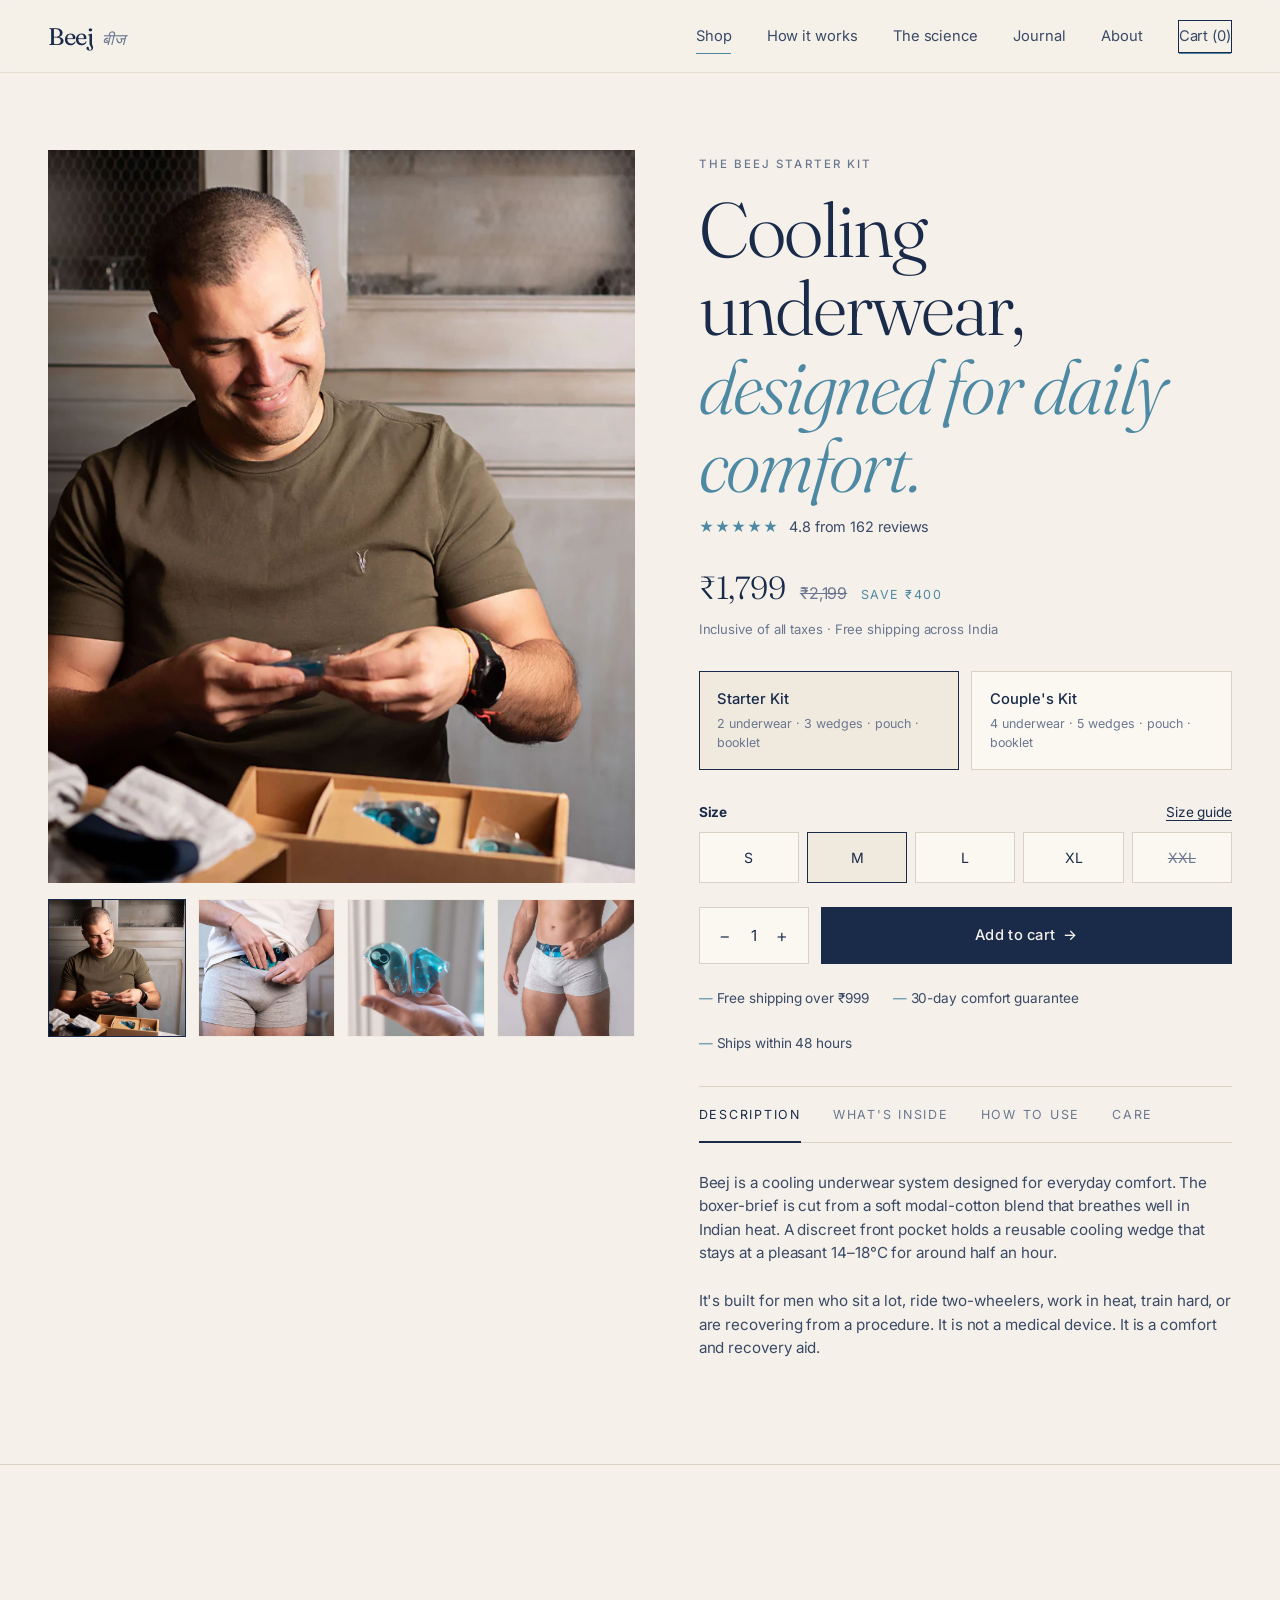
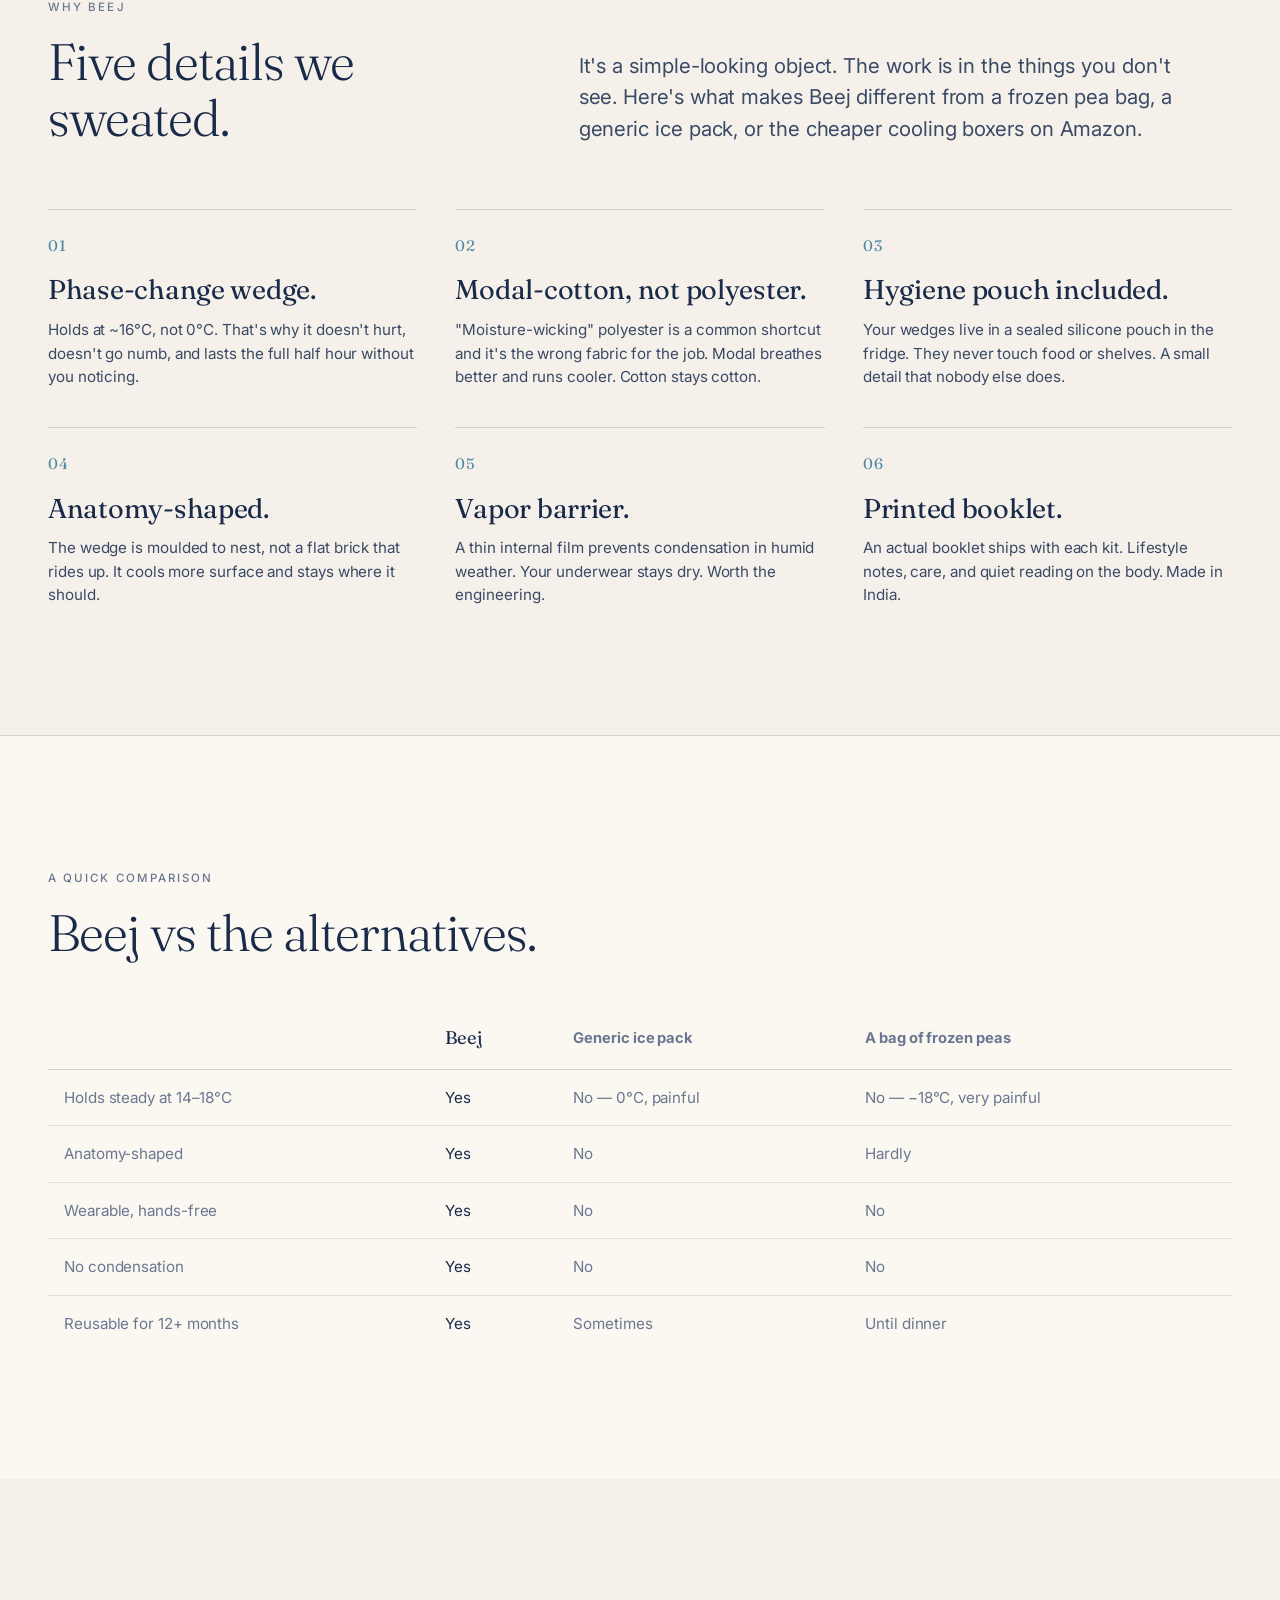
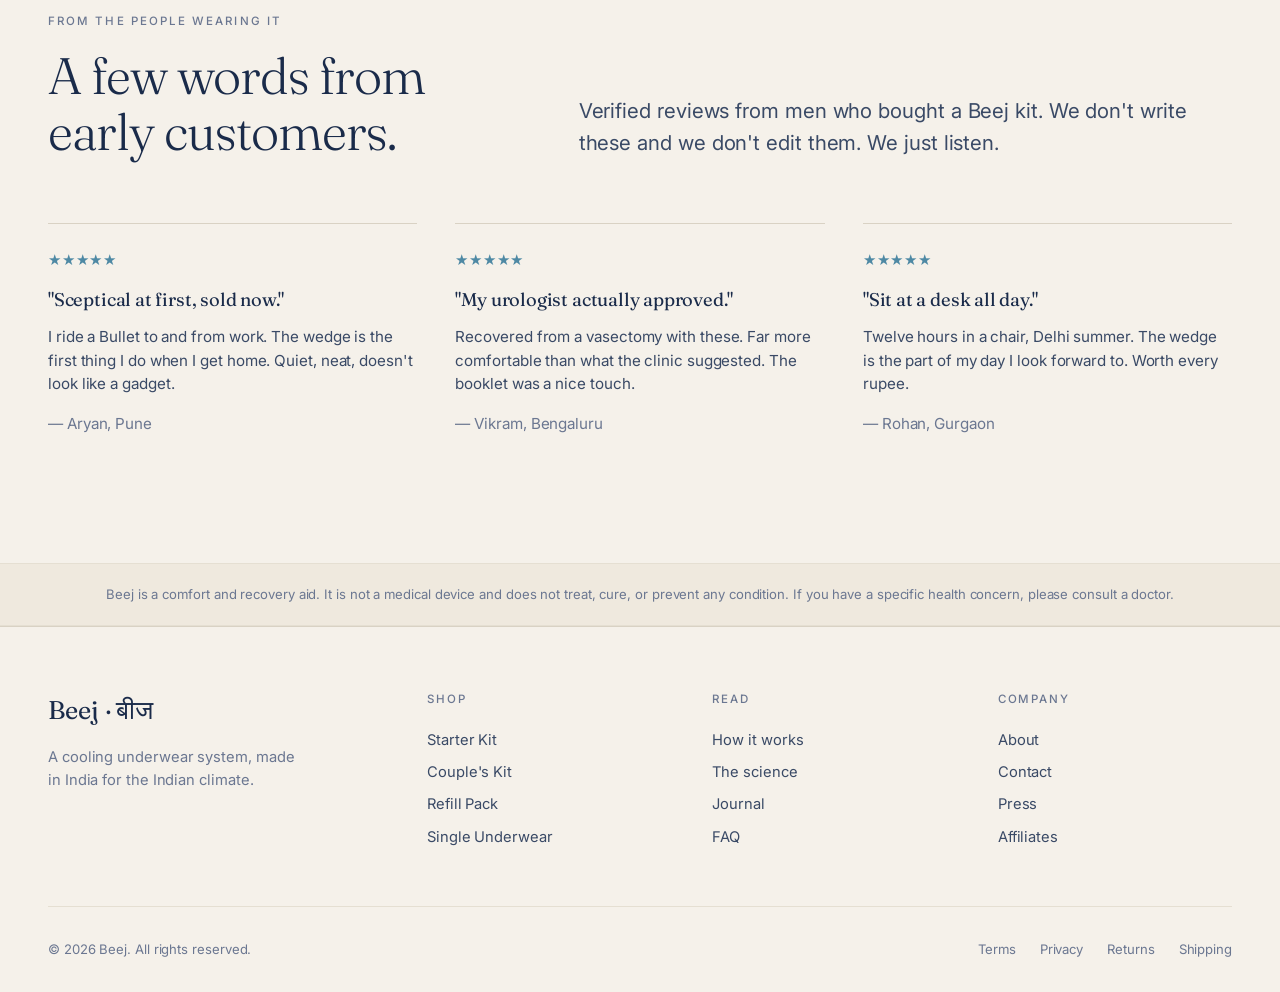
<file: shop.html>
<!DOCTYPE html>
<html lang="en">
<head>
  <meta charset="UTF-8" />
  <meta name="viewport" content="width=device-width, initial-scale=1.0" />
  <title>Shop · Beej</title>
  <meta name="description" content="The Beej Starter Kit. Two boxer-briefs, three cooling wedges, a hygiene pouch and booklet. Made in India." />
  <link rel="stylesheet" href="styles.css" />
</head>
<body>

  <header class="site-header">
    <div class="site-header__inner">
      <a href="index.html" class="brand">
        <span class="brand__mark">Beej</span>
        <span class="brand__deva">बीज</span>
      </a>
      <nav class="nav">
        <button class="menu-toggle">Menu</button>
        <div class="nav__links" style="display: flex; gap: 2.2rem;">
          <a href="shop.html">Shop</a>
          <a href="how-it-works.html">How it works</a>
          <a href="science.html">The science</a>
          <a href="blog.html">Journal</a>
          <a href="about.html">About</a>
        </div>
        <a href="shop.html" class="cart-link">Cart (0)</a>
      </nav>
    </div>
  </header>

  <section class="section section--tight">
    <div class="wrap">
      <div class="product">

        <!-- ===== Media ===== -->
        <div class="product__media">
          <div class="product__hero-img">
            <img src="images/hero-product.webp" alt="Beej cooling underwear" data-hero-img />
          </div>
          <div class="product__thumbs">
            <button data-thumb="images/hero-product.webp" class="is-active">
              <img src="images/hero-product.webp" alt="" />
            </button>
            <button data-thumb="images/insert-action.webp">
              <img src="images/insert-action.webp" alt="" />
            </button>
            <button data-thumb="images/wedge-detail.webp">
              <img src="images/wedge-detail.webp" alt="" />
            </button>
            <button data-thumb="images/unboxing.jpg">
              <img src="images/unboxing.jpg" alt="" />
            </button>
          </div>
        </div>

        <!-- ===== Info ===== -->
        <div class="product__info">
          <span class="eyebrow">The Beej Starter Kit</span>
          <h1 class="mt-2">Cooling underwear, <em class="italic" style="color: var(--accent-deep);">designed for daily comfort.</em></h1>

          <div class="product__rating">
            <span class="stars">★★★★★</span>
            <span>4.8 from 162 reviews</span>
          </div>

          <div class="product__price">
            <span class="now" data-price-now>₹1,799</span>
            <span class="was" data-price-was>₹2,199</span>
            <span class="save" data-price-save>Save ₹400</span>
          </div>
          <p class="product__tax">Inclusive of all taxes · Free shipping across India</p>

          <!-- Variant -->
          <div data-variant-group class="product__variants">
            <button class="variant is-selected"
                    data-price-now="₹1,799" data-price-was="₹2,199" data-price-save="Save ₹400">
              <strong>Starter Kit</strong>
              <span>2 underwear · 3 wedges · pouch · booklet</span>
            </button>
            <button class="variant"
                    data-price-now="₹2,999" data-price-was="₹3,799" data-price-save="Save ₹800">
              <strong>Couple's Kit</strong>
              <span>4 underwear · 5 wedges · pouch · booklet</span>
            </button>
          </div>

          <!-- Size -->
          <div class="product__sizes">
            <div class="product__sizes-label">
              <span><strong>Size</strong></span>
              <span><a href="#size-guide" style="border-bottom: 1px solid var(--ink);">Size guide</a></span>
            </div>
            <div class="product__sizes-grid" data-size-group>
              <button class="size">S</button>
              <button class="size is-selected">M</button>
              <button class="size">L</button>
              <button class="size">XL</button>
              <button class="size is-out">XXL</button>
            </div>
          </div>

          <!-- ATC -->
          <div class="add-to-cart-row">
            <div class="qty">
              <button data-qty="-" aria-label="Decrease">−</button>
              <input type="number" value="1" min="1" max="99" />
              <button data-qty="+" aria-label="Increase">+</button>
            </div>
            <button class="btn" data-add-to-cart>Add to cart <span class="arrow">→</span></button>
          </div>

          <div class="product__perks">
            <span>Free shipping over ₹999</span>
            <span>30-day comfort guarantee</span>
            <span>Ships within 48 hours</span>
          </div>

          <!-- Tabs -->
          <div class="tabs" data-tabs>
            <div class="tabs__head">
              <button data-tab="desc" class="is-active">Description</button>
              <button data-tab="inside">What's inside</button>
              <button data-tab="use">How to use</button>
              <button data-tab="care">Care</button>
            </div>

            <div class="tab-panel is-active" data-panel="desc">
              <p>Beej is a cooling underwear system designed for everyday comfort. The boxer-brief is cut from a soft modal-cotton blend that breathes well in Indian heat. A discreet front pocket holds a reusable cooling wedge that stays at a pleasant 14–18°C for around half an hour.</p>
              <p class="mt-3">It's built for men who sit a lot, ride two-wheelers, work in heat, train hard, or are recovering from a procedure. It is not a medical device. It is a comfort and recovery aid.</p>
            </div>

            <div class="tab-panel" data-panel="inside">
              <p>Each Starter Kit ships with:</p>
              <ul>
                <li>2 × Beej cooling boxer-briefs (modal-cotton blend, mid-rise)</li>
                <li>3 × cooling wedges (phase-change material, ~16°C target)</li>
                <li>1 × hygiene freezer pouch (BPA-free silicone)</li>
                <li>1 × printed booklet — <em>A guide to staying cool</em></li>
                <li>Recyclable, plastic-free packaging</li>
              </ul>
            </div>

            <div class="tab-panel" data-panel="use">
              <p>Place a wedge inside the hygiene pouch and put it in your fridge or freezer. After about an hour it's ready to use.</p>
              <p class="mt-3">Slide the wedge into the front pocket of your Beej and wear normally. Most men find one or two thirty-minute sessions a day works well — at the desk, after a workout, on the commute home.</p>
              <p class="mt-3">After use, return the wedge to the hygiene pouch and back to the fridge. Each wedge is good for hundreds of cycles.</p>
            </div>

            <div class="tab-panel" data-panel="care">
              <p>Machine wash cold on a gentle cycle, with the wedge removed. Air dry; do not tumble. Do not bleach. Do not iron the front pocket area.</p>
              <p class="mt-3">Wedges can be wiped clean with a damp cloth. Replace if any sign of leakage appears (none expected for at least 12–18 months of regular use).</p>
            </div>
          </div>

        </div>
      </div>
    </div>
  </section>

  <!-- Why this is different -->
  <section class="section divider">
    <div class="wrap">
      <div class="section-head reveal">
        <div>
          <span class="eyebrow">Why Beej</span>
          <h2 class="section-head__title mt-2">Five details we sweated.</h2>
        </div>
        <p class="section-head__lede lede">It's a simple-looking object. The work is in the things you don't see. Here's what makes Beej different from a frozen pea bag, a generic ice pack, or the cheaper cooling boxers on Amazon.</p>
      </div>

      <div class="three-col">
        <div class="three-col__item reveal">
          <span class="num">01</span>
          <h3>Phase-change wedge.</h3>
          <p>Holds at ~16°C, not 0°C. That's why it doesn't hurt, doesn't go numb, and lasts the full half hour without you noticing.</p>
        </div>
        <div class="three-col__item reveal">
          <span class="num">02</span>
          <h3>Modal-cotton, not polyester.</h3>
          <p>"Moisture-wicking" polyester is a common shortcut and it's the wrong fabric for the job. Modal breathes better and runs cooler. Cotton stays cotton.</p>
        </div>
        <div class="three-col__item reveal">
          <span class="num">03</span>
          <h3>Hygiene pouch included.</h3>
          <p>Your wedges live in a sealed silicone pouch in the fridge. They never touch food or shelves. A small detail that nobody else does.</p>
        </div>
        <div class="three-col__item reveal">
          <span class="num">04</span>
          <h3>Anatomy-shaped.</h3>
          <p>The wedge is moulded to nest, not a flat brick that rides up. It cools more surface and stays where it should.</p>
        </div>
        <div class="three-col__item reveal">
          <span class="num">05</span>
          <h3>Vapor barrier.</h3>
          <p>A thin internal film prevents condensation in humid weather. Your underwear stays dry. Worth the engineering.</p>
        </div>
        <div class="three-col__item reveal">
          <span class="num">06</span>
          <h3>Printed booklet.</h3>
          <p>An actual booklet ships with each kit. Lifestyle notes, care, and quiet reading on the body. Made in India.</p>
        </div>
      </div>
    </div>
  </section>

  <!-- Comparison -->
  <section class="section" style="background: var(--paper); border-top: 1px solid var(--line);">
    <div class="wrap">
      <div class="reveal">
        <span class="eyebrow">A quick comparison</span>
        <h2 class="mt-2">Beej vs the alternatives.</h2>
      </div>
      <div style="overflow-x: auto; margin-top: 3rem;" class="reveal">
        <table style="width: 100%; border-collapse: collapse; min-width: 640px;">
          <thead>
            <tr style="border-bottom: 1px solid var(--line);">
              <th style="text-align: left; padding: 1rem; font-weight: 500; font-size: 0.78rem; text-transform: uppercase; letter-spacing: 0.14em; color: var(--ink-mute);"></th>
              <th style="text-align: left; padding: 1rem; font-family: var(--serif); font-size: 1.15rem; font-weight: 400;">Beej</th>
              <th style="text-align: left; padding: 1rem; font-size: 0.92rem; color: var(--ink-mute);">Generic ice pack</th>
              <th style="text-align: left; padding: 1rem; font-size: 0.92rem; color: var(--ink-mute);">A bag of frozen peas</th>
            </tr>
          </thead>
          <tbody style="font-size: 0.95rem;">
            <tr style="border-bottom: 1px solid var(--line-soft);">
              <td style="padding: 1rem; color: var(--ink-mute);">Holds steady at 14–18°C</td>
              <td style="padding: 1rem;">Yes</td>
              <td style="padding: 1rem; color: var(--ink-mute);">No — 0°C, painful</td>
              <td style="padding: 1rem; color: var(--ink-mute);">No — −18°C, very painful</td>
            </tr>
            <tr style="border-bottom: 1px solid var(--line-soft);">
              <td style="padding: 1rem; color: var(--ink-mute);">Anatomy-shaped</td>
              <td style="padding: 1rem;">Yes</td>
              <td style="padding: 1rem; color: var(--ink-mute);">No</td>
              <td style="padding: 1rem; color: var(--ink-mute);">Hardly</td>
            </tr>
            <tr style="border-bottom: 1px solid var(--line-soft);">
              <td style="padding: 1rem; color: var(--ink-mute);">Wearable, hands-free</td>
              <td style="padding: 1rem;">Yes</td>
              <td style="padding: 1rem; color: var(--ink-mute);">No</td>
              <td style="padding: 1rem; color: var(--ink-mute);">No</td>
            </tr>
            <tr style="border-bottom: 1px solid var(--line-soft);">
              <td style="padding: 1rem; color: var(--ink-mute);">No condensation</td>
              <td style="padding: 1rem;">Yes</td>
              <td style="padding: 1rem; color: var(--ink-mute);">No</td>
              <td style="padding: 1rem; color: var(--ink-mute);">No</td>
            </tr>
            <tr>
              <td style="padding: 1rem; color: var(--ink-mute);">Reusable for 12+ months</td>
              <td style="padding: 1rem;">Yes</td>
              <td style="padding: 1rem; color: var(--ink-mute);">Sometimes</td>
              <td style="padding: 1rem; color: var(--ink-mute);">Until dinner</td>
            </tr>
          </tbody>
        </table>
      </div>
    </div>
  </section>

  <!-- Reviews -->
  <section class="section">
    <div class="wrap">
      <div class="section-head reveal">
        <div>
          <span class="eyebrow">From the people wearing it</span>
          <h2 class="section-head__title mt-2">A few words from early customers.</h2>
        </div>
        <p class="section-head__lede lede">Verified reviews from men who bought a Beej kit. We don't write these and we don't edit them. We just listen.</p>
      </div>

      <div class="three-col">
        <div class="three-col__item reveal">
          <span class="num">★★★★★</span>
          <h3 class="serif" style="font-size: 1.15rem; line-height: 1.4;">"Sceptical at first, sold now."</h3>
          <p>I ride a Bullet to and from work. The wedge is the first thing I do when I get home. Quiet, neat, doesn't look like a gadget.</p>
          <p class="small mt-2">— Aryan, Pune</p>
        </div>
        <div class="three-col__item reveal">
          <span class="num">★★★★★</span>
          <h3 class="serif" style="font-size: 1.15rem; line-height: 1.4;">"My urologist actually approved."</h3>
          <p>Recovered from a vasectomy with these. Far more comfortable than what the clinic suggested. The booklet was a nice touch.</p>
          <p class="small mt-2">— Vikram, Bengaluru</p>
        </div>
        <div class="three-col__item reveal">
          <span class="num">★★★★★</span>
          <h3 class="serif" style="font-size: 1.15rem; line-height: 1.4;">"Sit at a desk all day."</h3>
          <p>Twelve hours in a chair, Delhi summer. The wedge is the part of my day I look forward to. Worth every rupee.</p>
          <p class="small mt-2">— Rohan, Gurgaon</p>
        </div>
      </div>
    </div>
  </section>

  <section class="disclaimer">
    <p>Beej is a comfort and recovery aid. It is not a medical device and does not treat, cure, or prevent any condition. If you have a specific health concern, please consult a doctor.</p>
  </section>

  <footer class="site-footer">
    <div class="wrap">
      <div class="site-footer__grid">
        <div>
          <div class="site-footer__brand">Beej · बीज</div>
          <p class="site-footer__tagline">A cooling underwear system, made in India for the Indian climate.</p>
        </div>
        <div>
          <h4>Shop</h4>
          <ul>
            <li><a href="shop.html">Starter Kit</a></li>
            <li><a href="shop.html">Couple's Kit</a></li>
            <li><a href="shop.html">Refill Pack</a></li>
            <li><a href="shop.html">Single Underwear</a></li>
          </ul>
        </div>
        <div>
          <h4>Read</h4>
          <ul>
            <li><a href="how-it-works.html">How it works</a></li>
            <li><a href="science.html">The science</a></li>
            <li><a href="blog.html">Journal</a></li>
            <li><a href="faq.html">FAQ</a></li>
          </ul>
        </div>
        <div>
          <h4>Company</h4>
          <ul>
            <li><a href="about.html">About</a></li>
            <li><a href="mailto:hello@beej.in">Contact</a></li>
            <li><a href="#">Press</a></li>
            <li><a href="#">Affiliates</a></li>
          </ul>
        </div>
      </div>
      <div class="site-footer__base">
        <span>© 2026 Beej. All rights reserved.</span>
        <div class="site-footer__legal">
          <a href="#">Terms</a>
          <a href="#">Privacy</a>
          <a href="#">Returns</a>
          <a href="#">Shipping</a>
        </div>
      </div>
    </div>
  </footer>

  <script src="script.js"></script>
</body>
</html>
</file>
<file: styles.css>
/* ==========================================================================
   BEEJ — Stay cool where it counts.
   Design system. Editorial wellness aesthetic.
   ========================================================================== */

@import url('https://fonts.googleapis.com/css2?family=Fraunces:opsz,wght@9..144,300;9..144,400;9..144,500;9..144,600&family=Inter:wght@300;400;500;600&display=swap');

:root {
  /* Color */
  --bone:        #F5F1EA;
  --bone-warm:   #EFE9DE;
  --ink:         #1A2B4A;
  --ink-soft:    #3A4A66;
  --ink-mute:    #6B7791;
  --line:        #D9D2C4;
  --line-soft:   #E5DFD2;
  --accent:      #7BAEC4;
  --accent-deep: #4E89A4;
  --paper:       #FBF8F2;

  /* Type */
  --serif: 'Fraunces', Georgia, serif;
  --sans:  'Inter', -apple-system, BlinkMacSystemFont, sans-serif;

  /* Layout */
  --max:    1280px;
  --gutter: clamp(1.25rem, 4vw, 3rem);
  --section-y: clamp(4rem, 10vw, 8rem);
}

* { box-sizing: border-box; margin: 0; padding: 0; }

html {
  scroll-behavior: smooth;
  -webkit-font-smoothing: antialiased;
  -moz-osx-font-smoothing: grayscale;
}

body {
  background: var(--bone);
  color: var(--ink);
  font-family: var(--sans);
  font-weight: 400;
  font-size: 16px;
  line-height: 1.55;
  letter-spacing: -0.005em;
}

img { max-width: 100%; display: block; }
a   { color: inherit; text-decoration: none; }
button { font: inherit; cursor: pointer; border: none; background: none; color: inherit; }

/* ---- Type ---- */

.serif    { font-family: var(--serif); font-weight: 400; }
.eyebrow  {
  font-family: var(--sans);
  font-size: 0.72rem;
  font-weight: 500;
  letter-spacing: 0.18em;
  text-transform: uppercase;
  color: var(--ink-mute);
}

h1, .h1 {
  font-family: var(--serif);
  font-weight: 300;
  font-size: clamp(2.6rem, 6vw, 5rem);
  line-height: 1.02;
  letter-spacing: -0.025em;
}
h2, .h2 {
  font-family: var(--serif);
  font-weight: 300;
  font-size: clamp(1.9rem, 4vw, 3.2rem);
  line-height: 1.08;
  letter-spacing: -0.02em;
}
h3, .h3 {
  font-family: var(--serif);
  font-weight: 400;
  font-size: clamp(1.3rem, 2.2vw, 1.7rem);
  line-height: 1.2;
  letter-spacing: -0.01em;
}
h4 {
  font-family: var(--sans);
  font-weight: 500;
  font-size: 1rem;
  letter-spacing: 0.01em;
}

p     { color: var(--ink-soft); }
.lede { font-size: clamp(1.1rem, 1.6vw, 1.35rem); line-height: 1.55; color: var(--ink-soft); }
.small{ font-size: 0.875rem; color: var(--ink-mute); }

em.italic, .italic { font-style: italic; }

/* ---- Layout ---- */

.wrap {
  max-width: var(--max);
  margin: 0 auto;
  padding-left: var(--gutter);
  padding-right: var(--gutter);
}

.section { padding-top: var(--section-y); padding-bottom: var(--section-y); }
.section--tight { padding-top: clamp(2.5rem, 6vw, 5rem); padding-bottom: clamp(2.5rem, 6vw, 5rem); }
.divider { border-top: 1px solid var(--line); }

/* ---- Header ---- */

.site-header {
  position: sticky;
  top: 0;
  z-index: 100;
  background: rgba(245, 241, 234, 0.92);
  backdrop-filter: saturate(180%) blur(12px);
  -webkit-backdrop-filter: saturate(180%) blur(12px);
  border-bottom: 1px solid var(--line-soft);
}
.site-header__inner {
  display: flex;
  align-items: center;
  justify-content: space-between;
  padding: 1.1rem var(--gutter);
  max-width: var(--max);
  margin: 0 auto;
}
.brand {
  display: flex;
  align-items: baseline;
  gap: 0.55rem;
}
.brand__mark {
  font-family: var(--serif);
  font-weight: 400;
  font-size: 1.5rem;
  letter-spacing: -0.02em;
  color: var(--ink);
}
.brand__deva {
  font-family: var(--serif);
  font-style: italic;
  font-weight: 300;
  font-size: 1rem;
  color: var(--ink-mute);
  letter-spacing: 0;
}
.nav {
  display: flex;
  align-items: center;
  gap: 2.2rem;
}
.nav a {
  font-size: 0.92rem;
  color: var(--ink-soft);
  position: relative;
  padding: 0.25rem 0;
  transition: color 0.2s ease;
}
.nav a:hover { color: var(--ink); }
.nav a.is-active::after {
  content: '';
  position: absolute;
  left: 0; right: 0; bottom: -2px;
  height: 1px;
  background: var(--accent-deep);
}

.cart-link {
  display: inline-flex;
  align-items: center;
  gap: 0.4rem;
  font-size: 0.85rem;
  color: var(--ink);
  padding: 0.55rem 1.1rem;
  border: 1px solid var(--ink);
  border-radius: 0;
  transition: background 0.2s, color 0.2s;
}
.cart-link:hover { background: var(--ink); color: var(--bone); }

.menu-toggle { display: none; }

@media (max-width: 900px) {
  .nav__links { display: none; }
  .menu-toggle {
    display: inline-block;
    font-size: 0.85rem;
    letter-spacing: 0.08em;
    text-transform: uppercase;
    color: var(--ink);
  }
  .nav__links.is-open {
    display: flex;
    flex-direction: column;
    position: absolute;
    top: 100%;
    left: 0; right: 0;
    background: var(--bone);
    border-bottom: 1px solid var(--line);
    padding: 1.5rem var(--gutter);
    gap: 1rem;
  }
}

/* ---- Buttons ---- */

.btn {
  display: inline-flex;
  align-items: center;
  justify-content: center;
  gap: 0.5rem;
  padding: 1rem 1.75rem;
  font-family: var(--sans);
  font-size: 0.92rem;
  font-weight: 500;
  letter-spacing: 0.02em;
  border: 1px solid var(--ink);
  background: var(--ink);
  color: var(--bone);
  cursor: pointer;
  transition: background 0.25s ease, color 0.25s ease, transform 0.2s ease;
  border-radius: 0;
}
.btn:hover { background: transparent; color: var(--ink); }
.btn--ghost { background: transparent; color: var(--ink); }
.btn--ghost:hover { background: var(--ink); color: var(--bone); }
.btn--text {
  background: none;
  border: none;
  padding: 0.5rem 0;
  border-bottom: 1px solid var(--ink);
  color: var(--ink);
  border-radius: 0;
}
.btn--text:hover { background: none; color: var(--accent-deep); border-color: var(--accent-deep); }

.btn .arrow { transition: transform 0.2s ease; }
.btn:hover .arrow { transform: translateX(4px); }

/* ---- Hero (home) ---- */

.hero {
  padding-top: clamp(3rem, 7vw, 6rem);
  padding-bottom: clamp(3rem, 7vw, 6rem);
}
.hero__grid {
  display: grid;
  grid-template-columns: 1.05fr 1fr;
  gap: clamp(2rem, 5vw, 5rem);
  align-items: center;
}
.hero__eyebrow { margin-bottom: 1.5rem; }
.hero__title { margin-bottom: 1.5rem; }
.hero__title em { font-style: italic; font-weight: 400; color: var(--accent-deep); }
.hero__lede { margin-bottom: 2.25rem; max-width: 36ch; }
.hero__cta { display: flex; align-items: center; gap: 1.5rem; flex-wrap: wrap; }
.hero__meta {
  display: flex;
  gap: 2rem;
  margin-top: 3rem;
  padding-top: 2rem;
  border-top: 1px solid var(--line);
}
.hero__meta-item .num {
  font-family: var(--serif);
  font-size: 1.6rem;
  display: block;
  color: var(--ink);
}
.hero__meta-item .lbl {
  font-size: 0.78rem;
  letter-spacing: 0.1em;
  text-transform: uppercase;
  color: var(--ink-mute);
  margin-top: 0.3rem;
}

.hero__media {
  position: relative;
  aspect-ratio: 4 / 5;
  background: var(--bone-warm);
  overflow: hidden;
}
.hero__media img {
  width: 100%;
  height: 100%;
  object-fit: cover;
  object-position: center;
}
.hero__badge {
  position: absolute;
  top: 1.5rem;
  left: 1.5rem;
  background: var(--paper);
  border: 1px solid var(--line);
  padding: 0.6rem 0.9rem;
  font-size: 0.72rem;
  letter-spacing: 0.14em;
  text-transform: uppercase;
  color: var(--ink);
}

@media (max-width: 800px) {
  .hero__grid { grid-template-columns: 1fr; }
  .hero__media { aspect-ratio: 3 / 4; }
}

/* ---- Marquee press ---- */

.press {
  border-top: 1px solid var(--line);
  border-bottom: 1px solid var(--line);
  padding: 1.6rem 0;
  background: var(--paper);
}
.press__inner {
  display: flex;
  align-items: center;
  justify-content: space-between;
  flex-wrap: wrap;
  gap: 2rem;
  max-width: var(--max);
  margin: 0 auto;
  padding: 0 var(--gutter);
}
.press__label {
  font-size: 0.72rem;
  letter-spacing: 0.18em;
  text-transform: uppercase;
  color: var(--ink-mute);
}
.press__logos {
  display: flex;
  gap: 2.5rem;
  flex-wrap: wrap;
  align-items: center;
}
.press__logos span {
  font-family: var(--serif);
  font-size: 1.05rem;
  color: var(--ink-soft);
  letter-spacing: 0.02em;
}

/* ---- Two-up feature ---- */

.feature {
  display: grid;
  grid-template-columns: 1fr 1fr;
  gap: clamp(2rem, 5vw, 5rem);
  align-items: center;
}
.feature--reverse > :first-child { order: 2; }
.feature__media {
  aspect-ratio: 4 / 5;
  background: var(--bone-warm);
  overflow: hidden;
}
.feature__media img { width: 100%; height: 100%; object-fit: cover; }
.feature__title { margin: 1rem 0 1.25rem; }
.feature__body p + p { margin-top: 1rem; }

@media (max-width: 800px) {
  .feature { grid-template-columns: 1fr; }
  .feature--reverse > :first-child { order: 0; }
}

/* ---- Three column ---- */

.three-col {
  display: grid;
  grid-template-columns: repeat(3, 1fr);
  gap: clamp(1.5rem, 3vw, 3rem);
}
.three-col__item {
  border-top: 1px solid var(--line);
  padding-top: 1.5rem;
}
.three-col__item .num {
  font-family: var(--serif);
  font-size: 0.95rem;
  color: var(--accent-deep);
  letter-spacing: 0.05em;
  display: block;
  margin-bottom: 1rem;
}
.three-col__item h3 { margin-bottom: 0.75rem; }
.three-col__item p { font-size: 0.95rem; }

@media (max-width: 800px) {
  .three-col { grid-template-columns: 1fr; }
}

/* ---- Section header ---- */

.section-head {
  display: grid;
  grid-template-columns: 1fr 1.4fr;
  gap: clamp(2rem, 5vw, 5rem);
  margin-bottom: clamp(2.5rem, 5vw, 4rem);
  align-items: end;
}
.section-head__title em { font-style: italic; color: var(--accent-deep); font-weight: 400; }
.section-head__lede { max-width: 48ch; }

@media (max-width: 800px) {
  .section-head { grid-template-columns: 1fr; gap: 1.25rem; }
}

/* ---- How it works (4 step) ---- */

.steps {
  display: grid;
  grid-template-columns: repeat(4, 1fr);
  gap: clamp(1.5rem, 3vw, 3rem);
}
.step {
  display: flex;
  flex-direction: column;
}
.step__num {
  font-family: var(--serif);
  font-size: 3rem;
  font-weight: 300;
  color: var(--accent-deep);
  line-height: 1;
  margin-bottom: 1.25rem;
}
.step__media {
  aspect-ratio: 1 / 1;
  background: var(--paper);
  border: 1px solid var(--line-soft);
  margin-bottom: 1.25rem;
  display: flex;
  align-items: center;
  justify-content: center;
  overflow: hidden;
}
.step__media svg { width: 50%; height: 50%; opacity: 0.85; }
.step__media img { width: 100%; height: 100%; object-fit: cover; }
.step h3 { margin-bottom: 0.5rem; }
.step p { font-size: 0.92rem; }

@media (max-width: 900px) {
  .steps { grid-template-columns: repeat(2, 1fr); }
}
@media (max-width: 500px) {
  .steps { grid-template-columns: 1fr; }
}

/* ---- Quote ---- */

.quote {
  max-width: 60ch;
  margin: 0 auto;
  text-align: center;
}
.quote blockquote {
  font-family: var(--serif);
  font-weight: 300;
  font-size: clamp(1.6rem, 3.2vw, 2.4rem);
  line-height: 1.25;
  letter-spacing: -0.015em;
  color: var(--ink);
}
.quote blockquote::before { content: '“'; color: var(--accent); }
.quote blockquote::after { content: '”'; color: var(--accent); }
.quote cite {
  display: block;
  margin-top: 2rem;
  font-style: normal;
  font-size: 0.78rem;
  letter-spacing: 0.16em;
  text-transform: uppercase;
  color: var(--ink-mute);
}

/* ---- Product (shop page) ---- */

.product {
  display: grid;
  grid-template-columns: 1.1fr 1fr;
  gap: clamp(2rem, 5vw, 5rem);
  align-items: start;
}
.product__media {
  position: sticky;
  top: 100px;
}
.product__hero-img {
  aspect-ratio: 4 / 5;
  background: var(--bone-warm);
  overflow: hidden;
  margin-bottom: 1rem;
}
.product__hero-img img { width: 100%; height: 100%; object-fit: cover; }
.product__thumbs {
  display: grid;
  grid-template-columns: repeat(4, 1fr);
  gap: 0.75rem;
}
.product__thumbs button {
  aspect-ratio: 1 / 1;
  background: var(--bone-warm);
  overflow: hidden;
  border: 1px solid transparent;
  cursor: pointer;
  padding: 0;
}
.product__thumbs button.is-active { border-color: var(--ink); }
.product__thumbs img { width: 100%; height: 100%; object-fit: cover; }

.product__info h1 { margin-bottom: 0.75rem; }
.product__rating {
  display: flex;
  align-items: center;
  gap: 0.6rem;
  font-size: 0.9rem;
  color: var(--ink-soft);
  margin-bottom: 1.5rem;
}
.product__rating .stars { color: var(--accent-deep); letter-spacing: 0.08em; }

.product__price {
  display: flex;
  align-items: baseline;
  gap: 0.85rem;
  margin-bottom: 0.4rem;
}
.product__price .now {
  font-family: var(--serif);
  font-size: 2rem;
  font-weight: 300;
  color: var(--ink);
}
.product__price .was {
  text-decoration: line-through;
  color: var(--ink-mute);
  font-size: 1rem;
}
.product__price .save {
  font-size: 0.78rem;
  letter-spacing: 0.12em;
  text-transform: uppercase;
  color: var(--accent-deep);
}
.product__tax {
  font-size: 0.82rem;
  color: var(--ink-mute);
  margin-bottom: 2rem;
}

.product__variants {
  display: grid;
  grid-template-columns: 1fr 1fr;
  gap: 0.75rem;
  margin-bottom: 2rem;
}
.variant {
  border: 1px solid var(--line);
  padding: 1rem 1.1rem;
  cursor: pointer;
  background: var(--paper);
  transition: border-color 0.2s, background 0.2s;
  text-align: left;
}
.variant.is-selected { border-color: var(--ink); background: var(--bone-warm); }
.variant strong { display: block; font-size: 0.92rem; font-weight: 500; }
.variant span  { display: block; font-size: 0.78rem; color: var(--ink-mute); margin-top: 0.2rem; }

.product__sizes {
  margin-bottom: 1.5rem;
}
.product__sizes-label {
  display: flex;
  justify-content: space-between;
  font-size: 0.85rem;
  margin-bottom: 0.6rem;
}
.product__sizes-grid {
  display: grid;
  grid-template-columns: repeat(5, 1fr);
  gap: 0.5rem;
}
.size {
  padding: 0.85rem 0;
  border: 1px solid var(--line);
  background: var(--paper);
  font-size: 0.88rem;
  cursor: pointer;
  text-align: center;
  transition: all 0.2s;
}
.size.is-selected { border-color: var(--ink); background: var(--bone-warm); }
.size.is-out { color: var(--ink-mute); text-decoration: line-through; cursor: not-allowed; }

.add-to-cart-row {
  display: grid;
  grid-template-columns: 110px 1fr;
  gap: 0.75rem;
  margin-bottom: 1.5rem;
}
.qty {
  display: flex;
  align-items: center;
  justify-content: space-between;
  border: 1px solid var(--line);
  background: var(--paper);
  padding: 0 0.6rem;
}
.qty button { padding: 0 0.6rem; font-size: 1.1rem; color: var(--ink-soft); }
.qty input {
  width: 100%;
  border: 0;
  background: none;
  text-align: center;
  font-family: var(--sans);
  font-size: 0.95rem;
  color: var(--ink);
  -moz-appearance: textfield;
}
.qty input::-webkit-outer-spin-button,
.qty input::-webkit-inner-spin-button { -webkit-appearance: none; margin: 0; }

.product__perks {
  display: flex;
  gap: 1.5rem;
  margin: 1.5rem 0 2rem;
  font-size: 0.85rem;
  color: var(--ink-soft);
  flex-wrap: wrap;
}
.product__perks span::before {
  content: '— ';
  color: var(--accent-deep);
}

.tabs {
  border-top: 1px solid var(--line);
}
.tabs__head {
  display: flex;
  gap: 2rem;
  border-bottom: 1px solid var(--line);
}
.tabs__head button {
  padding: 1.1rem 0;
  font-size: 0.78rem;
  letter-spacing: 0.14em;
  text-transform: uppercase;
  color: var(--ink-mute);
  position: relative;
}
.tabs__head button.is-active { color: var(--ink); }
.tabs__head button.is-active::after {
  content: '';
  position: absolute;
  left: 0; right: 0;
  bottom: -1px;
  height: 2px;
  background: var(--ink);
}
.tab-panel { display: none; padding: 1.75rem 0; font-size: 0.95rem; }
.tab-panel.is-active { display: block; }
.tab-panel ul { padding-left: 1.2rem; margin-top: 0.75rem; }
.tab-panel li { margin-bottom: 0.5rem; }

@media (max-width: 900px) {
  .product { grid-template-columns: 1fr; }
  .product__media { position: static; }
}

/* ---- Blog ---- */

.blog-hero {
  padding-top: clamp(3rem, 7vw, 6rem);
  padding-bottom: clamp(2rem, 4vw, 3rem);
  border-bottom: 1px solid var(--line);
}
.blog-hero h1 { max-width: 16ch; margin-bottom: 1.25rem; }
.blog-hero p  { max-width: 60ch; }

.blog-grid {
  display: grid;
  grid-template-columns: repeat(3, 1fr);
  gap: clamp(2rem, 4vw, 3.5rem) clamp(1.5rem, 3vw, 2.5rem);
}
.post-card { display: flex; flex-direction: column; }
.post-card__media {
  aspect-ratio: 4 / 3;
  background: var(--bone-warm);
  margin-bottom: 1.25rem;
  overflow: hidden;
}
.post-card__media img { width: 100%; height: 100%; object-fit: cover; transition: transform 0.5s ease; }
.post-card:hover .post-card__media img { transform: scale(1.03); }
.post-card__category {
  font-size: 0.72rem;
  letter-spacing: 0.16em;
  text-transform: uppercase;
  color: var(--accent-deep);
  margin-bottom: 0.6rem;
}
.post-card h3 { margin-bottom: 0.6rem; }
.post-card p  { font-size: 0.92rem; }
.post-card__meta {
  margin-top: auto;
  padding-top: 1rem;
  font-size: 0.82rem;
  color: var(--ink-mute);
}

.blog-filters {
  display: flex;
  gap: 0.5rem;
  flex-wrap: wrap;
  margin-bottom: 3rem;
  padding-top: 2rem;
}
.blog-filters button {
  padding: 0.55rem 1.1rem;
  border: 1px solid var(--line);
  background: var(--paper);
  font-size: 0.85rem;
  color: var(--ink-soft);
  transition: all 0.2s;
}
.blog-filters button.is-active,
.blog-filters button:hover {
  border-color: var(--ink);
  background: var(--ink);
  color: var(--bone);
}

@media (max-width: 900px) { .blog-grid { grid-template-columns: repeat(2, 1fr); } }
@media (max-width: 600px) { .blog-grid { grid-template-columns: 1fr; } }

/* ---- Article (single post) ---- */

.article {
  max-width: 720px;
  margin: 0 auto;
  padding-top: clamp(2.5rem, 5vw, 4rem);
}
.article__category {
  font-size: 0.72rem;
  letter-spacing: 0.16em;
  text-transform: uppercase;
  color: var(--accent-deep);
  margin-bottom: 1rem;
}
.article h1 {
  font-size: clamp(2.2rem, 4.5vw, 3.6rem);
  line-height: 1.05;
  margin-bottom: 1.5rem;
}
.article__meta {
  font-size: 0.85rem;
  color: var(--ink-mute);
  padding-bottom: 1.5rem;
  border-bottom: 1px solid var(--line);
  margin-bottom: 2.5rem;
}
.article__cover {
  aspect-ratio: 16 / 9;
  background: var(--bone-warm);
  overflow: hidden;
  margin-bottom: 2.5rem;
}
.article__cover img { width: 100%; height: 100%; object-fit: cover; }
.article__body p {
  font-size: 1.08rem;
  line-height: 1.7;
  margin-bottom: 1.5rem;
}
.article__body h2 {
  font-size: clamp(1.4rem, 2.5vw, 1.9rem);
  margin: 2.5rem 0 1rem;
}
.article__body h3 {
  font-size: 1.25rem;
  margin: 2rem 0 0.75rem;
  font-family: var(--sans);
  font-weight: 600;
}
.article__body blockquote {
  border-left: 2px solid var(--accent-deep);
  padding: 0.5rem 0 0.5rem 1.5rem;
  margin: 2rem 0;
  font-family: var(--serif);
  font-size: 1.3rem;
  font-style: italic;
  color: var(--ink);
  font-weight: 300;
}
.article__body ul, .article__body ol {
  padding-left: 1.4rem;
  margin: 1rem 0 1.75rem;
}
.article__body li {
  margin-bottom: 0.6rem;
  color: var(--ink-soft);
  font-size: 1.05rem;
  line-height: 1.65;
}
.article__body a {
  color: var(--accent-deep);
  border-bottom: 1px solid var(--accent);
}
.article__body a:hover { background: var(--accent); color: var(--paper); }

/* ---- FAQ ---- */

.faq {
  max-width: 800px;
  margin: 0 auto;
}
.faq details {
  border-top: 1px solid var(--line);
  padding: 1.5rem 0;
}
.faq details:last-child { border-bottom: 1px solid var(--line); }
.faq summary {
  font-family: var(--serif);
  font-size: 1.25rem;
  font-weight: 400;
  cursor: pointer;
  list-style: none;
  display: flex;
  align-items: flex-start;
  justify-content: space-between;
  gap: 1rem;
  color: var(--ink);
}
.faq summary::-webkit-details-marker { display: none; }
.faq summary::after {
  content: '+';
  font-family: var(--sans);
  font-weight: 300;
  font-size: 1.6rem;
  color: var(--ink-mute);
  transition: transform 0.2s;
  flex-shrink: 0;
  line-height: 1;
}
.faq details[open] summary::after { content: '−'; }
.faq details p {
  padding-top: 1rem;
  font-size: 1rem;
  line-height: 1.65;
  max-width: 65ch;
}

/* ---- Newsletter ---- */

.newsletter {
  background: var(--ink);
  color: var(--bone);
  padding: clamp(3rem, 7vw, 6rem) 0;
}
.newsletter h2 {
  color: var(--bone);
  max-width: 18ch;
  margin-bottom: 1.25rem;
}
.newsletter h2 em { color: var(--accent); font-style: italic; font-weight: 400; }
.newsletter p { color: rgba(245, 241, 234, 0.7); max-width: 50ch; margin-bottom: 2rem; }
.newsletter__form {
  display: flex;
  gap: 0.5rem;
  max-width: 480px;
  flex-wrap: wrap;
}
.newsletter__form input {
  flex: 1;
  min-width: 200px;
  background: transparent;
  border: 1px solid rgba(245, 241, 234, 0.25);
  color: var(--bone);
  padding: 1rem 1.1rem;
  font-family: var(--sans);
  font-size: 0.95rem;
  border-radius: 0;
}
.newsletter__form input::placeholder { color: rgba(245, 241, 234, 0.4); }
.newsletter__form input:focus { outline: none; border-color: var(--accent); }
.newsletter__form button {
  background: var(--bone);
  color: var(--ink);
  border-color: var(--bone);
}
.newsletter__form button:hover { background: var(--accent); border-color: var(--accent); color: var(--ink); }

/* ---- Footer ---- */

.site-footer {
  background: var(--bone);
  border-top: 1px solid var(--line);
  padding: clamp(3rem, 5vw, 5rem) 0 2rem;
  font-size: 0.92rem;
}
.site-footer__grid {
  display: grid;
  grid-template-columns: 1.4fr 1fr 1fr 1fr;
  gap: clamp(2rem, 4vw, 4rem);
  margin-bottom: 3rem;
}
.site-footer__brand {
  font-family: var(--serif);
  font-size: 1.6rem;
  margin-bottom: 1rem;
  color: var(--ink);
}
.site-footer__tagline { color: var(--ink-mute); max-width: 28ch; }
.site-footer h4 {
  font-size: 0.72rem;
  letter-spacing: 0.16em;
  text-transform: uppercase;
  color: var(--ink-mute);
  margin-bottom: 1.25rem;
  font-weight: 500;
}
.site-footer ul { list-style: none; }
.site-footer li { margin-bottom: 0.6rem; }
.site-footer a { color: var(--ink-soft); transition: color 0.2s; }
.site-footer a:hover { color: var(--ink); }
.site-footer__base {
  display: flex;
  justify-content: space-between;
  flex-wrap: wrap;
  gap: 1rem;
  padding-top: 2rem;
  border-top: 1px solid var(--line-soft);
  font-size: 0.82rem;
  color: var(--ink-mute);
}
.site-footer__base a { color: var(--ink-mute); }
.site-footer__legal { display: flex; gap: 1.5rem; flex-wrap: wrap; }

@media (max-width: 800px) {
  .site-footer__grid { grid-template-columns: 1fr 1fr; }
}

/* ---- Disclaimer banner ---- */

.disclaimer {
  background: var(--bone-warm);
  border-top: 1px solid var(--line-soft);
  border-bottom: 1px solid var(--line-soft);
  padding: 1.25rem 0;
}
.disclaimer p {
  font-size: 0.82rem;
  color: var(--ink-mute);
  max-width: var(--max);
  margin: 0 auto;
  padding: 0 var(--gutter);
  text-align: center;
  line-height: 1.55;
}

/* ---- About page ---- */

.about-hero {
  padding-top: clamp(4rem, 8vw, 7rem);
  padding-bottom: clamp(2rem, 4vw, 4rem);
}
.about-hero h1 { max-width: 14ch; margin-bottom: 2rem; }
.about-hero .lede { max-width: 56ch; }

.principles {
  display: grid;
  grid-template-columns: repeat(2, 1fr);
  gap: clamp(2rem, 4vw, 3rem);
}
.principle {
  border-top: 1px solid var(--line);
  padding-top: 1.5rem;
}
.principle .num {
  font-family: var(--serif);
  color: var(--accent-deep);
  font-size: 0.95rem;
  margin-bottom: 0.75rem;
  display: block;
}
.principle h3 { margin-bottom: 0.75rem; }

@media (max-width: 700px) {
  .principles { grid-template-columns: 1fr; }
}

/* ---- Science page ---- */

.science-hero {
  padding-top: clamp(4rem, 8vw, 7rem);
  padding-bottom: clamp(2rem, 5vw, 4rem);
}
.science-hero h1 em { font-style: italic; color: var(--accent-deep); font-weight: 400; }

.fact-grid {
  display: grid;
  grid-template-columns: repeat(3, 1fr);
  gap: clamp(2rem, 3.5vw, 3.5rem);
  border-top: 1px solid var(--line);
  border-bottom: 1px solid var(--line);
  padding: clamp(2rem, 5vw, 4rem) 0;
}
.fact .num {
  font-family: var(--serif);
  font-size: clamp(2.5rem, 5vw, 4rem);
  font-weight: 300;
  color: var(--ink);
  line-height: 1;
  margin-bottom: 1rem;
  display: block;
}
.fact .num em { color: var(--accent-deep); font-style: italic; }
.fact h4 { margin-bottom: 0.6rem; }
.fact p { font-size: 0.92rem; }

@media (max-width: 800px) { .fact-grid { grid-template-columns: 1fr; } }

.refs {
  font-size: 0.82rem;
  color: var(--ink-mute);
  border-top: 1px solid var(--line);
  padding-top: 2rem;
  margin-top: 3rem;
}
.refs ol { padding-left: 1.4rem; }
.refs li { margin-bottom: 0.5rem; }

/* ---- Tag (small badge) ---- */

.tag {
  display: inline-block;
  background: var(--paper);
  border: 1px solid var(--line);
  padding: 0.35rem 0.7rem;
  font-size: 0.72rem;
  letter-spacing: 0.1em;
  text-transform: uppercase;
  color: var(--ink-soft);
  margin-right: 0.4rem;
}

/* ---- Reveal anim ---- */

.reveal {
  opacity: 0;
  transform: translateY(20px);
  transition: opacity 0.8s ease, transform 0.8s ease;
}
.reveal.is-in {
  opacity: 1;
  transform: translateY(0);
}

/* ---- Utilities ---- */

.mt-0  { margin-top: 0; }
.mt-1  { margin-top: 0.5rem; }
.mt-2  { margin-top: 1rem; }
.mt-3  { margin-top: 1.5rem; }
.mt-4  { margin-top: 2rem; }
.mt-6  { margin-top: 3rem; }
.center { text-align: center; }
.muted  { color: var(--ink-mute); }
</file>
